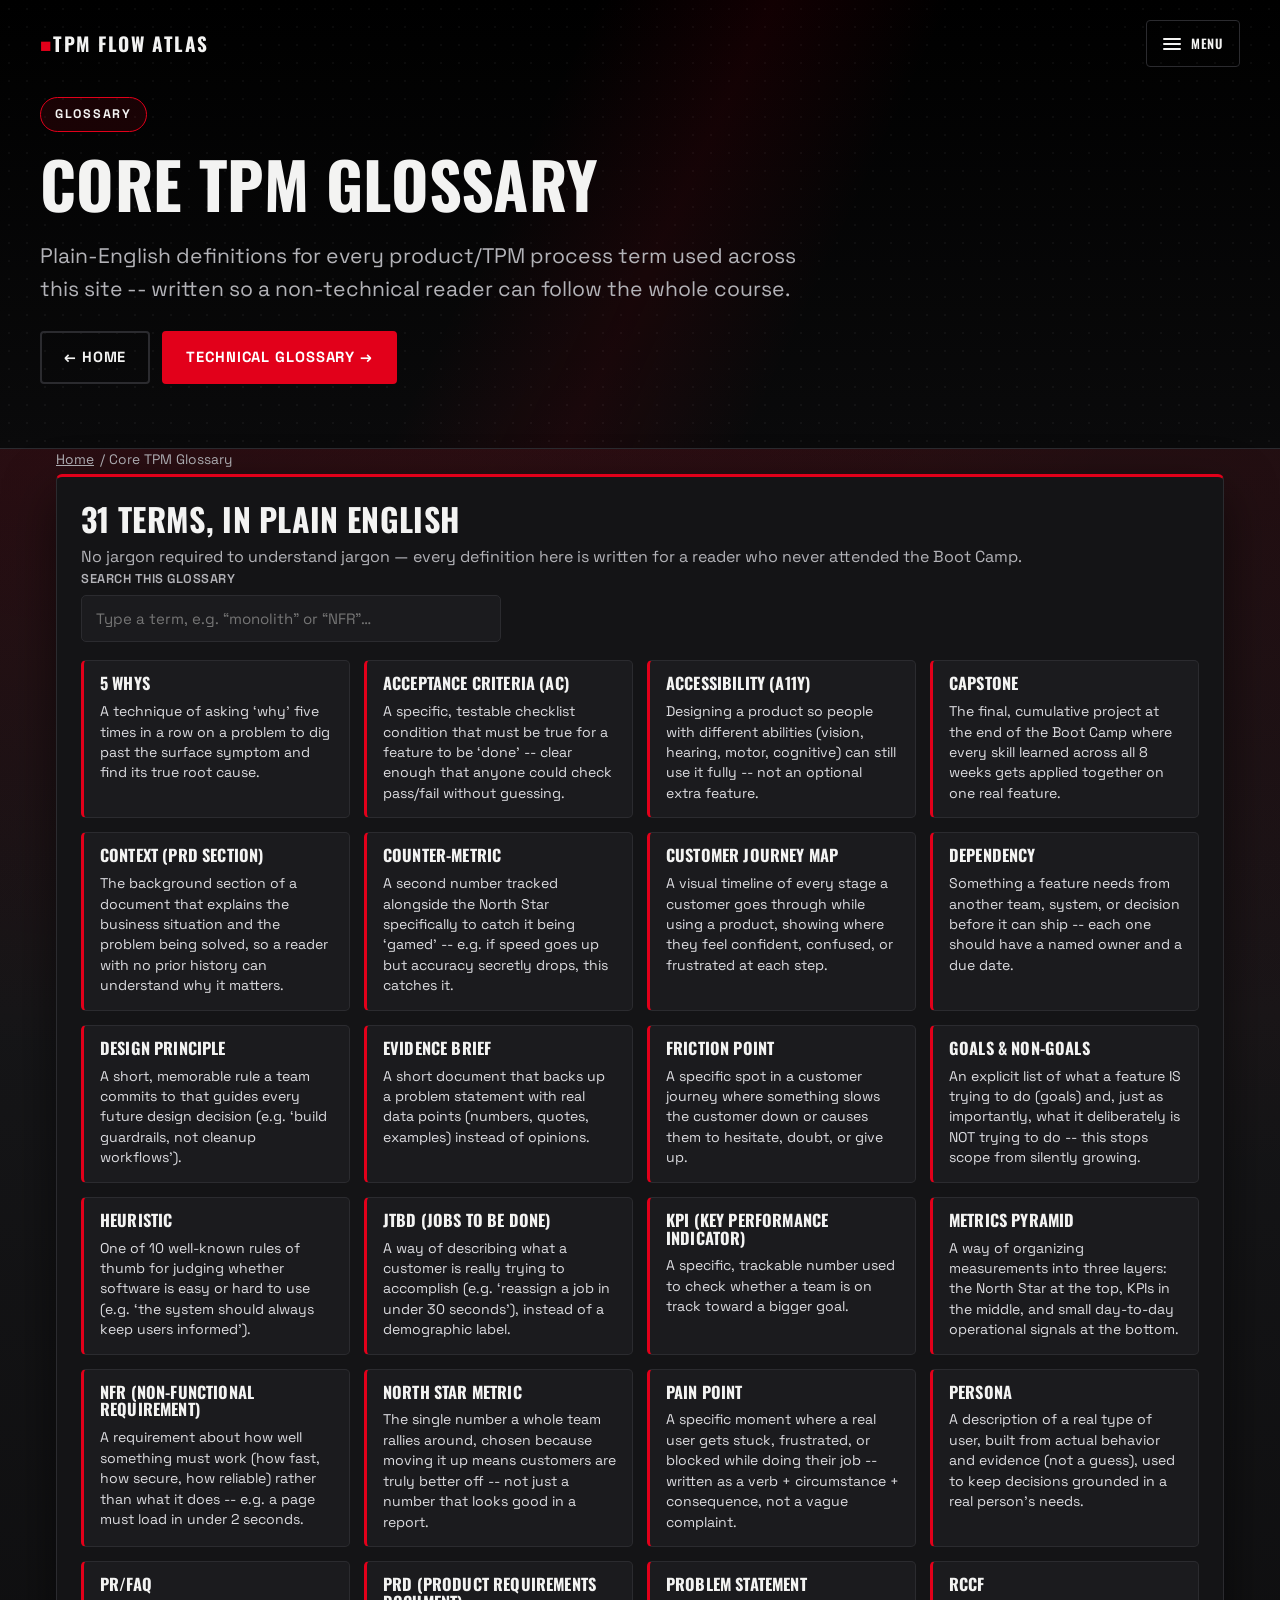
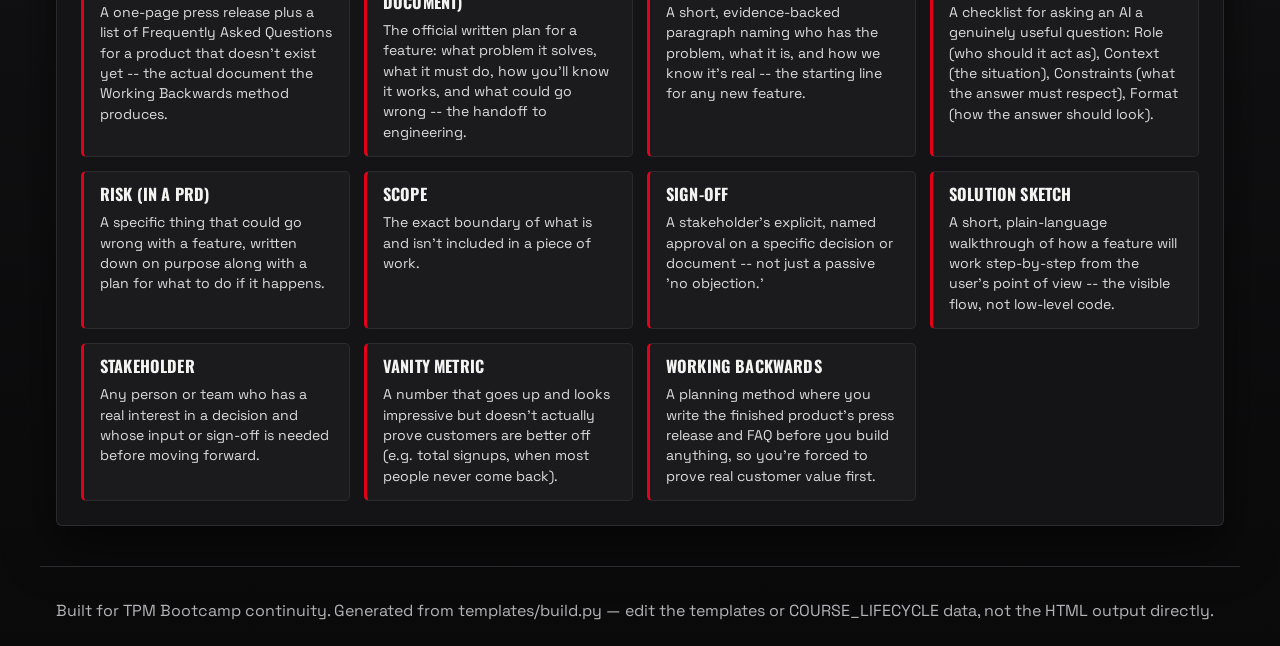
<file: glossary-core.html>
<!DOCTYPE html>
<html lang="en">
<head>
  <meta charset="UTF-8" />
  <meta name="viewport" content="width=device-width, initial-scale=1.0" />
  <title>Core TPM Glossary | TPM Bootcamp Flow Atlas</title>
  <meta name="description" content="Plain-English definitions for every product/TPM process term used across this site -- written so a non-technical reader can follow the whole course." />
  <link rel="preconnect" href="https://fonts.googleapis.com" />
  <link rel="preconnect" href="https://fonts.gstatic.com" crossorigin />
  <link href="https://fonts.googleapis.com/css2?family=Space+Grotesk:wght@400;500;700&family=Oswald:wght@500;600;700&display=swap" rel="stylesheet" />
  <link rel="icon" type="image/svg+xml" href="favicon.svg" />
  <link rel="stylesheet" href="styles.css" />
</head>
<body>
  <a class="skip-link" href="#main-content">Skip to main content</a>

  <div class="scroll-progress" aria-hidden="true"><div class="scroll-progress-bar" id="scroll-progress-bar"></div></div>

  <header class="hero hero-compact">
    <div class="hero-noise" aria-hidden="true"></div>
    <nav class="top-nav" aria-label="Primary">
      <a class="brand" href="index.html">TPM Flow Atlas</a>
      <div class="site-menu-wrap">
        <button type="button" class="menu-toggle" id="menu-toggle-btn" aria-expanded="false" aria-controls="site-menu">
          <span class="menu-icon" aria-hidden="true"><span></span><span></span><span></span></span>
          Menu
        </button>
        <div class="site-menu" id="site-menu" data-open="false">
          <div class="menu-col menu-col-core">
            <h3 class="menu-col-title">Core TPM Content</h3>
            <a href="index.html">Home</a>
            <a href="week1.html">Week 1 &middot; Understand The User</a>
            <a href="week2.html">Week 2 &middot; Define The Strategy</a>
            <a href="week3.html">Week 3 &middot; Build The PRD</a>
            <a href="glossary-core.html" class="active" aria-current="page">Core TPM Glossary</a>
          </div>
          <div class="menu-col menu-col-technical">
            <h3 class="menu-col-title">Technical Content</h3>
            <a href="week4.html">Week 4 &middot; Decide The Architecture</a>
            <a href="week5.html">Week 5 &middot; Model The Technical Details</a>
            <a href="glossary-technical.html">Technical Glossary</a>
          </div>
        </div>
      </div>
    </nav>

    <div class="hero-content">
  <p class="eyebrow">Glossary</p>
  <h1>Core TPM Glossary</h1>
  <p class="lead">Plain-English definitions for every product/TPM process term used across this site -- written so a non-technical reader can follow the whole course.</p>
  <div class="hero-actions">
    <a class="btn btn-ghost" href="index.html">&larr; Home</a>
    <a class="btn btn-primary" href="glossary-technical.html">Technical Glossary &rarr;</a>
  </div>
    </div>
  </header>


  <main id="main-content">
    <p class="breadcrumb"><a href="index.html">Home</a> / Core TPM Glossary</p>

    <section class="panel" aria-labelledby="glossary-title">
      <div class="section-head">
        <h2 id="glossary-title">31 Terms, In Plain English</h2>
        <p>No jargon required to understand jargon &mdash; every definition here is written for a
          reader who never attended the Boot Camp.</p>
      </div>

      <label class="glossary-search-label" for="glossary-search">Search this glossary</label>
      <input type="search" id="glossary-search" class="glossary-search"
             placeholder="Type a term, e.g. &ldquo;monolith&rdquo; or &ldquo;NFR&rdquo;&hellip;"
             aria-controls="glossary-grid" />
      <p id="glossary-empty" class="glossary-empty" hidden>No terms match that search.</p>

      <div class="glossary-grid" id="glossary-grid">
        <article class="glossary-card" id="term-five-whys" data-term-name="5 whys a technique of asking ‘why’ five times in a row on a problem to dig past the surface symptom and find its true root cause.">
          <h3>5 Whys</h3>
          <p>A technique of asking ‘why’ five times in a row on a problem to dig past the surface symptom and find its true root cause.</p>
        </article>
        <article class="glossary-card" id="term-acceptance-criteria" data-term-name="acceptance criteria (ac) a specific, testable checklist condition that must be true for a feature to be ‘done’ -- clear enough that anyone could check pass/fail without guessing.">
          <h3>Acceptance Criteria (AC)</h3>
          <p>A specific, testable checklist condition that must be true for a feature to be ‘done’ -- clear enough that anyone could check pass/fail without guessing.</p>
        </article>
        <article class="glossary-card" id="term-accessibility" data-term-name="accessibility (a11y) designing a product so people with different abilities (vision, hearing, motor, cognitive) can still use it fully -- not an optional extra feature.">
          <h3>Accessibility (a11y)</h3>
          <p>Designing a product so people with different abilities (vision, hearing, motor, cognitive) can still use it fully -- not an optional extra feature.</p>
        </article>
        <article class="glossary-card" id="term-capstone" data-term-name="capstone the final, cumulative project at the end of the boot camp where every skill learned across all 8 weeks gets applied together on one real feature.">
          <h3>Capstone</h3>
          <p>The final, cumulative project at the end of the Boot Camp where every skill learned across all 8 weeks gets applied together on one real feature.</p>
        </article>
        <article class="glossary-card" id="term-context-prd" data-term-name="context (prd section) the background section of a document that explains the business situation and the problem being solved, so a reader with no prior history can understand why it matters.">
          <h3>Context (PRD section)</h3>
          <p>The background section of a document that explains the business situation and the problem being solved, so a reader with no prior history can understand why it matters.</p>
        </article>
        <article class="glossary-card" id="term-counter-metric" data-term-name="counter-metric a second number tracked alongside the north star specifically to catch it being ‘gamed’ -- e.g. if speed goes up but accuracy secretly drops, this catches it.">
          <h3>Counter-Metric</h3>
          <p>A second number tracked alongside the North Star specifically to catch it being ‘gamed’ -- e.g. if speed goes up but accuracy secretly drops, this catches it.</p>
        </article>
        <article class="glossary-card" id="term-journey-map" data-term-name="customer journey map a visual timeline of every stage a customer goes through while using a product, showing where they feel confident, confused, or frustrated at each step.">
          <h3>Customer Journey Map</h3>
          <p>A visual timeline of every stage a customer goes through while using a product, showing where they feel confident, confused, or frustrated at each step.</p>
        </article>
        <article class="glossary-card" id="term-dependency" data-term-name="dependency something a feature needs from another team, system, or decision before it can ship -- each one should have a named owner and a due date.">
          <h3>Dependency</h3>
          <p>Something a feature needs from another team, system, or decision before it can ship -- each one should have a named owner and a due date.</p>
        </article>
        <article class="glossary-card" id="term-design-principle" data-term-name="design principle a short, memorable rule a team commits to that guides every future design decision (e.g. ‘build guardrails, not cleanup workflows’).">
          <h3>Design Principle</h3>
          <p>A short, memorable rule a team commits to that guides every future design decision (e.g. ‘build guardrails, not cleanup workflows’).</p>
        </article>
        <article class="glossary-card" id="term-evidence-brief" data-term-name="evidence brief a short document that backs up a problem statement with real data points (numbers, quotes, examples) instead of opinions.">
          <h3>Evidence Brief</h3>
          <p>A short document that backs up a problem statement with real data points (numbers, quotes, examples) instead of opinions.</p>
        </article>
        <article class="glossary-card" id="term-friction-point" data-term-name="friction point a specific spot in a customer journey where something slows the customer down or causes them to hesitate, doubt, or give up.">
          <h3>Friction Point</h3>
          <p>A specific spot in a customer journey where something slows the customer down or causes them to hesitate, doubt, or give up.</p>
        </article>
        <article class="glossary-card" id="term-goals-non-goals" data-term-name="goals &amp; non-goals an explicit list of what a feature is trying to do (goals) and, just as importantly, what it deliberately is not trying to do -- this stops scope from silently growing.">
          <h3>Goals &amp; Non-Goals</h3>
          <p>An explicit list of what a feature IS trying to do (goals) and, just as importantly, what it deliberately is NOT trying to do -- this stops scope from silently growing.</p>
        </article>
        <article class="glossary-card" id="term-heuristic" data-term-name="heuristic one of 10 well-known rules of thumb for judging whether software is easy or hard to use (e.g. ‘the system should always keep users informed’).">
          <h3>Heuristic</h3>
          <p>One of 10 well-known rules of thumb for judging whether software is easy or hard to use (e.g. ‘the system should always keep users informed’).</p>
        </article>
        <article class="glossary-card" id="term-jtbd" data-term-name="jtbd (jobs to be done) a way of describing what a customer is really trying to accomplish (e.g. ‘reassign a job in under 30 seconds’), instead of a demographic label.">
          <h3>JTBD (Jobs To Be Done)</h3>
          <p>A way of describing what a customer is really trying to accomplish (e.g. ‘reassign a job in under 30 seconds’), instead of a demographic label.</p>
        </article>
        <article class="glossary-card" id="term-kpi" data-term-name="kpi (key performance indicator) a specific, trackable number used to check whether a team is on track toward a bigger goal.">
          <h3>KPI (Key Performance Indicator)</h3>
          <p>A specific, trackable number used to check whether a team is on track toward a bigger goal.</p>
        </article>
        <article class="glossary-card" id="term-metrics-pyramid" data-term-name="metrics pyramid a way of organizing measurements into three layers: the north star at the top, kpis in the middle, and small day-to-day operational signals at the bottom.">
          <h3>Metrics Pyramid</h3>
          <p>A way of organizing measurements into three layers: the North Star at the top, KPIs in the middle, and small day-to-day operational signals at the bottom.</p>
        </article>
        <article class="glossary-card" id="term-nfr" data-term-name="nfr (non-functional requirement) a requirement about how well something must work (how fast, how secure, how reliable) rather than what it does -- e.g. a page must load in under 2 seconds.">
          <h3>NFR (Non-Functional Requirement)</h3>
          <p>A requirement about how well something must work (how fast, how secure, how reliable) rather than what it does -- e.g. a page must load in under 2 seconds.</p>
        </article>
        <article class="glossary-card" id="term-north-star-metric" data-term-name="north star metric the single number a whole team rallies around, chosen because moving it up means customers are truly better off -- not just a number that looks good in a report.">
          <h3>North Star Metric</h3>
          <p>The single number a whole team rallies around, chosen because moving it up means customers are truly better off -- not just a number that looks good in a report.</p>
        </article>
        <article class="glossary-card" id="term-pain-point" data-term-name="pain point a specific moment where a real user gets stuck, frustrated, or blocked while doing their job -- written as a verb + circumstance + consequence, not a vague complaint.">
          <h3>Pain Point</h3>
          <p>A specific moment where a real user gets stuck, frustrated, or blocked while doing their job -- written as a verb + circumstance + consequence, not a vague complaint.</p>
        </article>
        <article class="glossary-card" id="term-persona" data-term-name="persona a description of a real type of user, built from actual behavior and evidence (not a guess), used to keep decisions grounded in a real person&#39;s needs.">
          <h3>Persona</h3>
          <p>A description of a real type of user, built from actual behavior and evidence (not a guess), used to keep decisions grounded in a real person&#39;s needs.</p>
        </article>
        <article class="glossary-card" id="term-pr-faq" data-term-name="pr/faq a one-page press release plus a list of frequently asked questions for a product that doesn&#39;t exist yet -- the actual document the working backwards method produces.">
          <h3>PR/FAQ</h3>
          <p>A one-page press release plus a list of Frequently Asked Questions for a product that doesn&#39;t exist yet -- the actual document the Working Backwards method produces.</p>
        </article>
        <article class="glossary-card" id="term-prd" data-term-name="prd (product requirements document) the official written plan for a feature: what problem it solves, what it must do, how you&#39;ll know it works, and what could go wrong -- the handoff to engineering.">
          <h3>PRD (Product Requirements Document)</h3>
          <p>The official written plan for a feature: what problem it solves, what it must do, how you&#39;ll know it works, and what could go wrong -- the handoff to engineering.</p>
        </article>
        <article class="glossary-card" id="term-problem-statement" data-term-name="problem statement a short, evidence-backed paragraph naming who has the problem, what it is, and how we know it&#39;s real -- the starting line for any new feature.">
          <h3>Problem Statement</h3>
          <p>A short, evidence-backed paragraph naming who has the problem, what it is, and how we know it&#39;s real -- the starting line for any new feature.</p>
        </article>
        <article class="glossary-card" id="term-rccf" data-term-name="rccf a checklist for asking an ai a genuinely useful question: role (who should it act as), context (the situation), constraints (what the answer must respect), format (how the answer should look).">
          <h3>RCCF</h3>
          <p>A checklist for asking an AI a genuinely useful question: Role (who should it act as), Context (the situation), Constraints (what the answer must respect), Format (how the answer should look).</p>
        </article>
        <article class="glossary-card" id="term-risk" data-term-name="risk (in a prd) a specific thing that could go wrong with a feature, written down on purpose along with a plan for what to do if it happens.">
          <h3>Risk (in a PRD)</h3>
          <p>A specific thing that could go wrong with a feature, written down on purpose along with a plan for what to do if it happens.</p>
        </article>
        <article class="glossary-card" id="term-scope" data-term-name="scope the exact boundary of what is and isn&#39;t included in a piece of work.">
          <h3>Scope</h3>
          <p>The exact boundary of what is and isn&#39;t included in a piece of work.</p>
        </article>
        <article class="glossary-card" id="term-sign-off" data-term-name="sign-off a stakeholder&#39;s explicit, named approval on a specific decision or document -- not just a passive &#39;no objection.&#39;">
          <h3>Sign-Off</h3>
          <p>A stakeholder&#39;s explicit, named approval on a specific decision or document -- not just a passive &#39;no objection.&#39;</p>
        </article>
        <article class="glossary-card" id="term-solution-sketch" data-term-name="solution sketch a short, plain-language walkthrough of how a feature will work step-by-step from the user&#39;s point of view -- the visible flow, not low-level code.">
          <h3>Solution Sketch</h3>
          <p>A short, plain-language walkthrough of how a feature will work step-by-step from the user&#39;s point of view -- the visible flow, not low-level code.</p>
        </article>
        <article class="glossary-card" id="term-stakeholder" data-term-name="stakeholder any person or team who has a real interest in a decision and whose input or sign-off is needed before moving forward.">
          <h3>Stakeholder</h3>
          <p>Any person or team who has a real interest in a decision and whose input or sign-off is needed before moving forward.</p>
        </article>
        <article class="glossary-card" id="term-vanity-metric" data-term-name="vanity metric a number that goes up and looks impressive but doesn&#39;t actually prove customers are better off (e.g. total signups, when most people never come back).">
          <h3>Vanity Metric</h3>
          <p>A number that goes up and looks impressive but doesn&#39;t actually prove customers are better off (e.g. total signups, when most people never come back).</p>
        </article>
        <article class="glossary-card" id="term-working-backwards" data-term-name="working backwards a planning method where you write the finished product&#39;s press release and faq before you build anything, so you&#39;re forced to prove real customer value first.">
          <h3>Working Backwards</h3>
          <p>A planning method where you write the finished product&#39;s press release and FAQ before you build anything, so you&#39;re forced to prove real customer value first.</p>
        </article>
      </div>
    </section>
  </main>

  <footer class="footer">
    <p>Built for TPM Bootcamp continuity. Generated from templates/build.py &mdash; edit the templates or COURSE_LIFECYCLE data, not the HTML output directly.</p>
  </footer>

  <button type="button" id="back-to-top" class="back-to-top" aria-label="Back to top" hidden>&uarr; Top</button>

  <div id="gloss-popover" class="gloss-popover" role="dialog" aria-labelledby="gloss-popover-term" hidden>
    <div class="gloss-popover-head">
      <span class="gloss-popover-badge" id="gloss-popover-badge"></span>
      <button type="button" class="gloss-popover-close" id="gloss-popover-close" aria-label="Close definition">&times;</button>
    </div>
    <h4 id="gloss-popover-term"></h4>
    <p id="gloss-popover-def"></p>
    <a id="gloss-popover-link" class="gloss-popover-link" href="#">View in full glossary &rarr;</a>
  </div>

  <script id="glossary-data" type="application/json">{"rccf": {"term": "RCCF", "definition": "A checklist for asking an AI a genuinely useful question: Role (who should it act as), Context (the situation), Constraints (what the answer must respect), Format (how the answer should look).", "category": "core"}, "working-backwards": {"term": "Working Backwards", "definition": "A planning method where you write the finished product's press release and FAQ before you build anything, so you're forced to prove real customer value first.", "category": "core"}, "pr-faq": {"term": "PR/FAQ", "definition": "A one-page press release plus a list of Frequently Asked Questions for a product that doesn't exist yet -- the actual document the Working Backwards method produces.", "category": "core"}, "persona": {"term": "Persona", "definition": "A description of a real type of user, built from actual behavior and evidence (not a guess), used to keep decisions grounded in a real person's needs.", "category": "core"}, "jtbd": {"term": "JTBD (Jobs To Be Done)", "definition": "A way of describing what a customer is really trying to accomplish (e.g. \u2018reassign a job in under 30 seconds\u2019), instead of a demographic label.", "category": "core"}, "pain-point": {"term": "Pain Point", "definition": "A specific moment where a real user gets stuck, frustrated, or blocked while doing their job -- written as a verb + circumstance + consequence, not a vague complaint.", "category": "core"}, "five-whys": {"term": "5 Whys", "definition": "A technique of asking \u2018why\u2019 five times in a row on a problem to dig past the surface symptom and find its true root cause.", "category": "core"}, "problem-statement": {"term": "Problem Statement", "definition": "A short, evidence-backed paragraph naming who has the problem, what it is, and how we know it's real -- the starting line for any new feature.", "category": "core"}, "evidence-brief": {"term": "Evidence Brief", "definition": "A short document that backs up a problem statement with real data points (numbers, quotes, examples) instead of opinions.", "category": "core"}, "north-star-metric": {"term": "North Star Metric", "definition": "The single number a whole team rallies around, chosen because moving it up means customers are truly better off -- not just a number that looks good in a report.", "category": "core"}, "kpi": {"term": "KPI (Key Performance Indicator)", "definition": "A specific, trackable number used to check whether a team is on track toward a bigger goal.", "category": "core"}, "metrics-pyramid": {"term": "Metrics Pyramid", "definition": "A way of organizing measurements into three layers: the North Star at the top, KPIs in the middle, and small day-to-day operational signals at the bottom.", "category": "core"}, "vanity-metric": {"term": "Vanity Metric", "definition": "A number that goes up and looks impressive but doesn't actually prove customers are better off (e.g. total signups, when most people never come back).", "category": "core"}, "counter-metric": {"term": "Counter-Metric", "definition": "A second number tracked alongside the North Star specifically to catch it being \u2018gamed\u2019 -- e.g. if speed goes up but accuracy secretly drops, this catches it.", "category": "core"}, "heuristic": {"term": "Heuristic", "definition": "One of 10 well-known rules of thumb for judging whether software is easy or hard to use (e.g. \u2018the system should always keep users informed\u2019).", "category": "core"}, "accessibility": {"term": "Accessibility (a11y)", "definition": "Designing a product so people with different abilities (vision, hearing, motor, cognitive) can still use it fully -- not an optional extra feature.", "category": "core"}, "design-principle": {"term": "Design Principle", "definition": "A short, memorable rule a team commits to that guides every future design decision (e.g. \u2018build guardrails, not cleanup workflows\u2019).", "category": "core"}, "journey-map": {"term": "Customer Journey Map", "definition": "A visual timeline of every stage a customer goes through while using a product, showing where they feel confident, confused, or frustrated at each step.", "category": "core"}, "friction-point": {"term": "Friction Point", "definition": "A specific spot in a customer journey where something slows the customer down or causes them to hesitate, doubt, or give up.", "category": "core"}, "prd": {"term": "PRD (Product Requirements Document)", "definition": "The official written plan for a feature: what problem it solves, what it must do, how you'll know it works, and what could go wrong -- the handoff to engineering.", "category": "core"}, "acceptance-criteria": {"term": "Acceptance Criteria (AC)", "definition": "A specific, testable checklist condition that must be true for a feature to be \u2018done\u2019 -- clear enough that anyone could check pass/fail without guessing.", "category": "core"}, "nfr": {"term": "NFR (Non-Functional Requirement)", "definition": "A requirement about how well something must work (how fast, how secure, how reliable) rather than what it does -- e.g. a page must load in under 2 seconds.", "category": "core"}, "dependency": {"term": "Dependency", "definition": "Something a feature needs from another team, system, or decision before it can ship -- each one should have a named owner and a due date.", "category": "core"}, "risk": {"term": "Risk (in a PRD)", "definition": "A specific thing that could go wrong with a feature, written down on purpose along with a plan for what to do if it happens.", "category": "core"}, "solution-sketch": {"term": "Solution Sketch", "definition": "A short, plain-language walkthrough of how a feature will work step-by-step from the user's point of view -- the visible flow, not low-level code.", "category": "core"}, "context-prd": {"term": "Context (PRD section)", "definition": "The background section of a document that explains the business situation and the problem being solved, so a reader with no prior history can understand why it matters.", "category": "core"}, "goals-non-goals": {"term": "Goals & Non-Goals", "definition": "An explicit list of what a feature IS trying to do (goals) and, just as importantly, what it deliberately is NOT trying to do -- this stops scope from silently growing.", "category": "core"}, "scope": {"term": "Scope", "definition": "The exact boundary of what is and isn't included in a piece of work.", "category": "core"}, "stakeholder": {"term": "Stakeholder", "definition": "Any person or team who has a real interest in a decision and whose input or sign-off is needed before moving forward.", "category": "core"}, "sign-off": {"term": "Sign-Off", "definition": "A stakeholder's explicit, named approval on a specific decision or document -- not just a passive 'no objection.'", "category": "core"}, "capstone": {"term": "Capstone", "definition": "The final, cumulative project at the end of the Boot Camp where every skill learned across all 8 weeks gets applied together on one real feature.", "category": "core"}, "monolith": {"term": "Monolith", "definition": "One single, large application where all the features live together in one shared codebase and get deployed together as one unit.", "category": "technical"}, "microservices": {"term": "Microservices", "definition": "An architecture style where a product is split into many small, independent services (e.g. a separate Billing Service and Notification Service) that can each be built and deployed on their own.", "category": "technical"}, "integration-map": {"term": "Integration Map", "definition": "A diagram showing every system a feature talks to and the exact \u2018contract\u2019 (data format and rules) each connection uses.", "category": "technical"}, "stride": {"term": "STRIDE", "definition": "A checklist of 6 threat categories used to find security weaknesses: Spoofing, Tampering, Repudiation, Information disclosure, Denial of service, Elevation of privilege.", "category": "technical"}, "threat-model": {"term": "Threat Model", "definition": "A structured exercise of walking through a system on purpose to find where an attacker could cause harm, before it's built.", "category": "technical"}, "compliance": {"term": "Compliance", "definition": "A set of external rules or standards (like SOC 2, or a privacy law) a product must follow, often requiring proof like an audit trail.", "category": "technical"}, "c4-diagram": {"term": "C4 Diagram", "definition": "A standard way of drawing software architecture at 4 zoom levels: Context, Container, Component, and Code -- TPMs typically only draw the first two.", "category": "technical"}, "context-diagram": {"term": "Context Diagram (C4 Level 1)", "definition": "The most zoomed-out architecture diagram: the system as one box, the people who use it, and the other systems it talks to.", "category": "technical"}, "container-diagram": {"term": "Container Diagram (C4 Level 2)", "definition": "A more zoomed-in architecture diagram showing every independently deployable piece inside the system (web app, API, database, queue) and how they talk to each other.", "category": "technical"}, "trust-boundary": {"term": "Trust Boundary", "definition": "A line on a diagram marking where data moves from something your team fully controls into something owned by someone else -- the exact spot security reviews focus on.", "category": "technical"}, "slo": {"term": "SLO (Service Level Objective)", "definition": "A specific, measurable target for how well a system should perform, e.g. \u201895% of requests finish in under 2 seconds.\u2019", "category": "technical"}, "latency": {"term": "Latency", "definition": "How long it takes a system to respond after a request is made -- usually measured in milliseconds or seconds.", "category": "technical"}, "availability": {"term": "Availability", "definition": "The percentage of time a system is actually up and working, out of all the time it's supposed to be working (e.g. 99.5% availability).", "category": "technical"}, "availability-zone": {"term": "Availability Zone (AZ)", "definition": "An isolated data center within a cloud region; spreading a system across multiple AZs protects against one data center failing.", "category": "technical"}, "error-budget": {"term": "Error Budget", "definition": "The small amount of allowed failure built into an availability target (e.g. 99.5% availability leaves about 3.6 hours/month) -- a practical tool for deciding when to ship features versus focus on reliability.", "category": "technical"}, "rate-limit": {"term": "Rate Limit", "definition": "A rule that caps how many requests a single user or system can make in a given time period, to protect the system from being overwhelmed.", "category": "technical"}, "idempotency": {"term": "Idempotency", "definition": "A safety property where doing the exact same request twice (e.g. a network retry) produces the same result as doing it once, instead of duplicating the action.", "category": "technical"}, "trade-off": {"term": "Trade-Off", "definition": "An explicit choice between two good options where picking one means accepting a specific downside on purpose, instead of pretending there's a perfect option.", "category": "technical"}, "tcd": {"term": "TCD (Technical Considerations Document)", "definition": "The technical follow-up document to the PRD covering architecture, security, diagrams, performance targets, and trade-offs -- the final handoff to engineering.", "category": "technical"}, "tmd": {"term": "TMD (Technical Modeling Document)", "definition": "The document that turns an approved architecture into a literal buildable system: the database design, the cloud infrastructure layout, and the API contract.", "category": "technical"}, "entity-model": {"term": "Entity Model", "definition": "A design of the data itself: what \u2018things\u2019 (entities) the system stores, what fields each one has, and how they relate to each other.", "category": "technical"}, "access-pattern": {"term": "Access Pattern", "definition": "A specific, named way the application will read or write data (e.g. \u2018list all open tickets for a shop, sorted by priority\u2019) -- named before tables are designed.", "category": "technical"}, "normalization": {"term": "Normalization", "definition": "A database design principle of avoiding storing the same piece of data in more than one place, to prevent it from going out of sync.", "category": "technical"}, "database-index": {"term": "Index (database)", "definition": "A special lookup structure added to a database table that makes a specific kind of search much faster, at the cost of extra storage and slightly slower writes.", "category": "technical"}, "primary-key": {"term": "Primary Key", "definition": "A field (or set of fields) that uniquely identifies one row in a database table.", "category": "technical"}, "foreign-key": {"term": "Foreign Key", "definition": "A field in one table that points to the Primary Key of another table, creating a relationship between the two.", "category": "technical"}, "managed-service": {"term": "Managed Service", "definition": "A cloud component (like a database) the cloud provider operates and maintains for you, versus \u2018self-managed\u2019 where your own team patches, scales, and fixes it.", "category": "technical"}, "multi-tenancy": {"term": "Multi-Tenancy", "definition": "An architecture where multiple customers (\u2018tenants\u2019) share the same underlying application and infrastructure, with their data kept logically separated.", "category": "technical"}, "network-boundary": {"term": "Network Boundary", "definition": "The decision of where a system is reachable from -- e.g. open to the public internet versus restricted to a private internal network.", "category": "technical"}, "rest-api": {"term": "REST API", "definition": "A common web API style where each \u2018thing\u2019 in the system (like a Customer or an Order) is a resource with its own URL, acted on with standard HTTP methods.", "category": "technical"}, "soap-api": {"term": "SOAP API", "definition": "An older, more rigid web API style using strict XML messages and formal contracts -- still the right default in some regulated or legacy enterprise environments.", "category": "technical"}, "api-resource": {"term": "Resource (API)", "definition": "A \u2018thing\u2019 exposed by an API that clients can read or change, always represented by a noun (e.g. /tickets), never a verb.", "category": "technical"}, "endpoint": {"term": "Endpoint", "definition": "One specific, callable URL + method combination in an API, e.g. \u2018POST /v1/assignments.\u2019", "category": "technical"}, "http-method": {"term": "HTTP Method", "definition": "The verb part of an API call that says what action to take on a resource: GET (read), POST (create), PATCH (partially update), DELETE (remove).", "category": "technical"}, "status-code": {"term": "Status Code", "definition": "A standardized 3-digit number an API returns to say what happened, e.g. 200 (success), 404 (not found), 429 (too many requests).", "category": "technical"}, "api-versioning": {"term": "API Versioning", "definition": "A strategy (like putting /v1/ in the URL) for changing an API over time without breaking the clients already using the old version.", "category": "technical"}, "rom-cost": {"term": "ROM Cost (Rough Order of Magnitude)", "definition": "An early, deliberately approximate cost estimate (e.g. within 25-50% accuracy) used to sanity-check a decision before an exact number is possible.", "category": "technical"}}</script>
  <script src="script.js"></script>
</body>
</html>
</file>
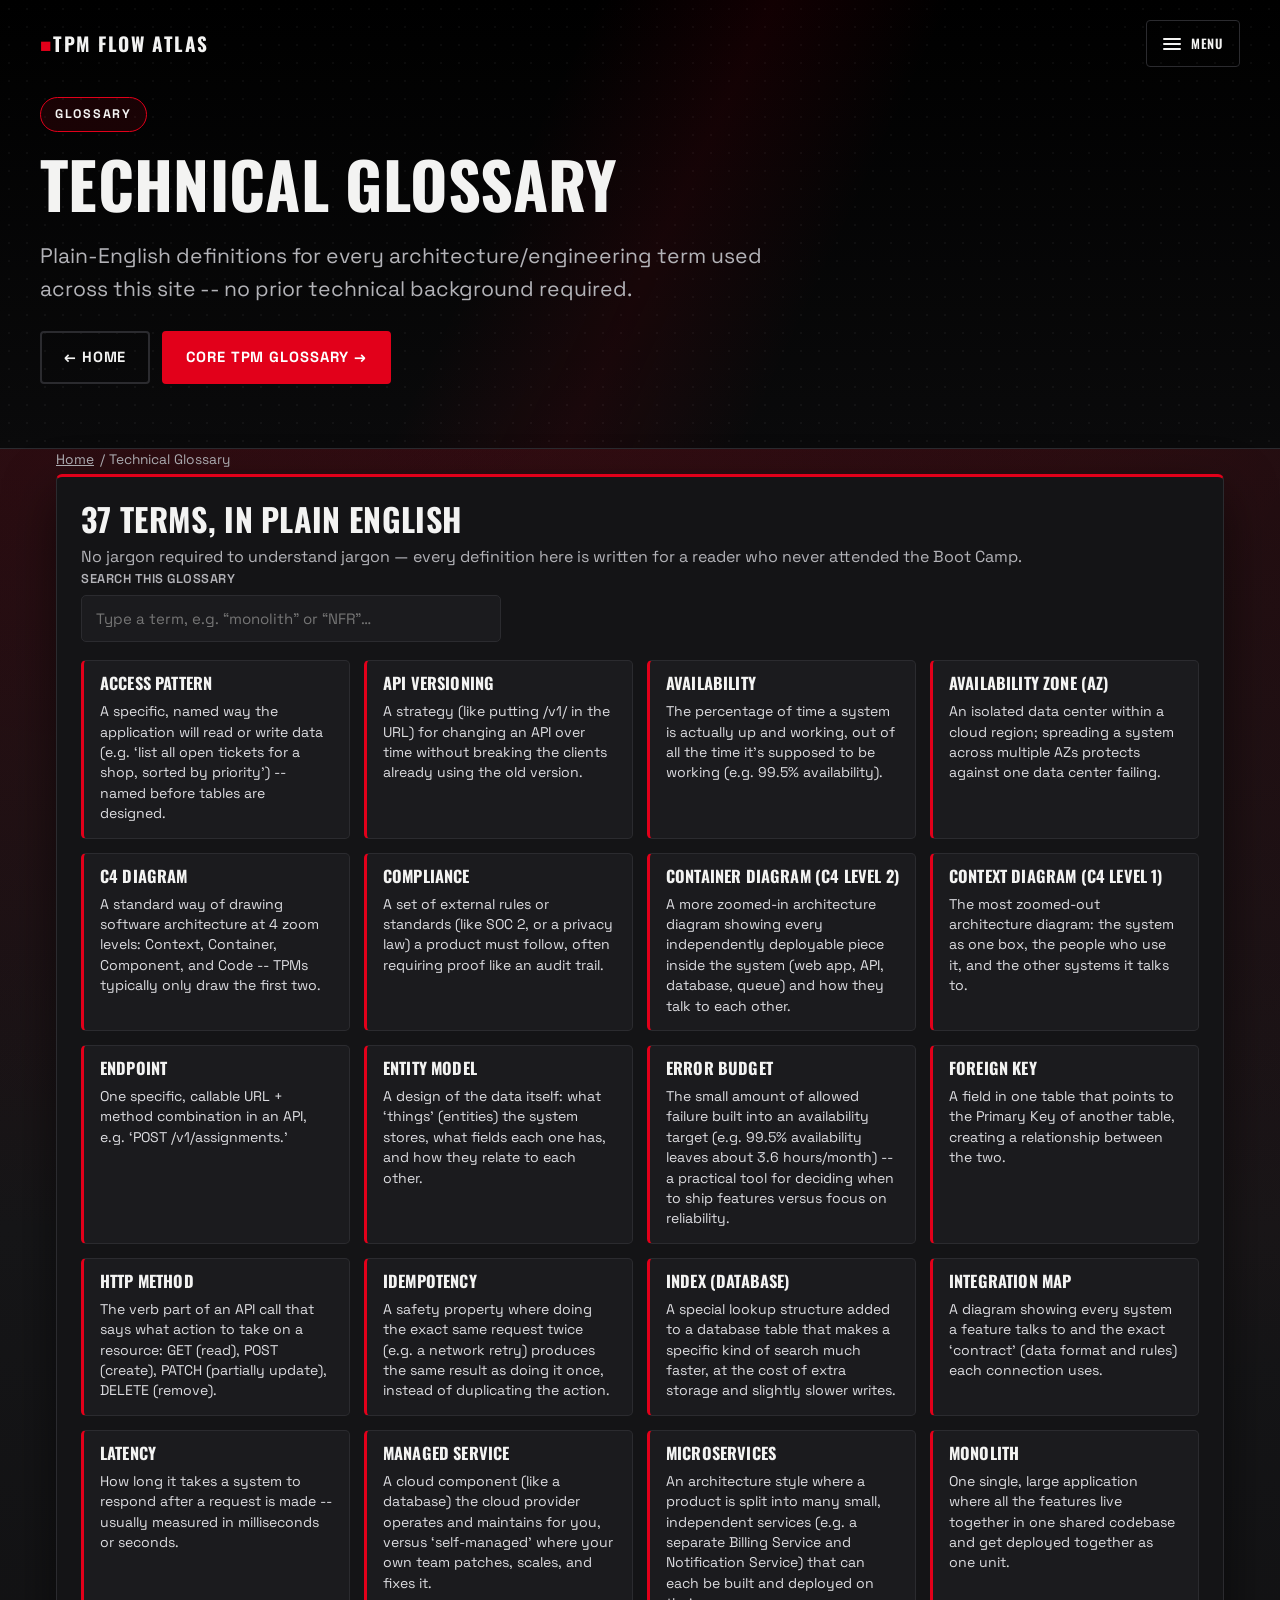
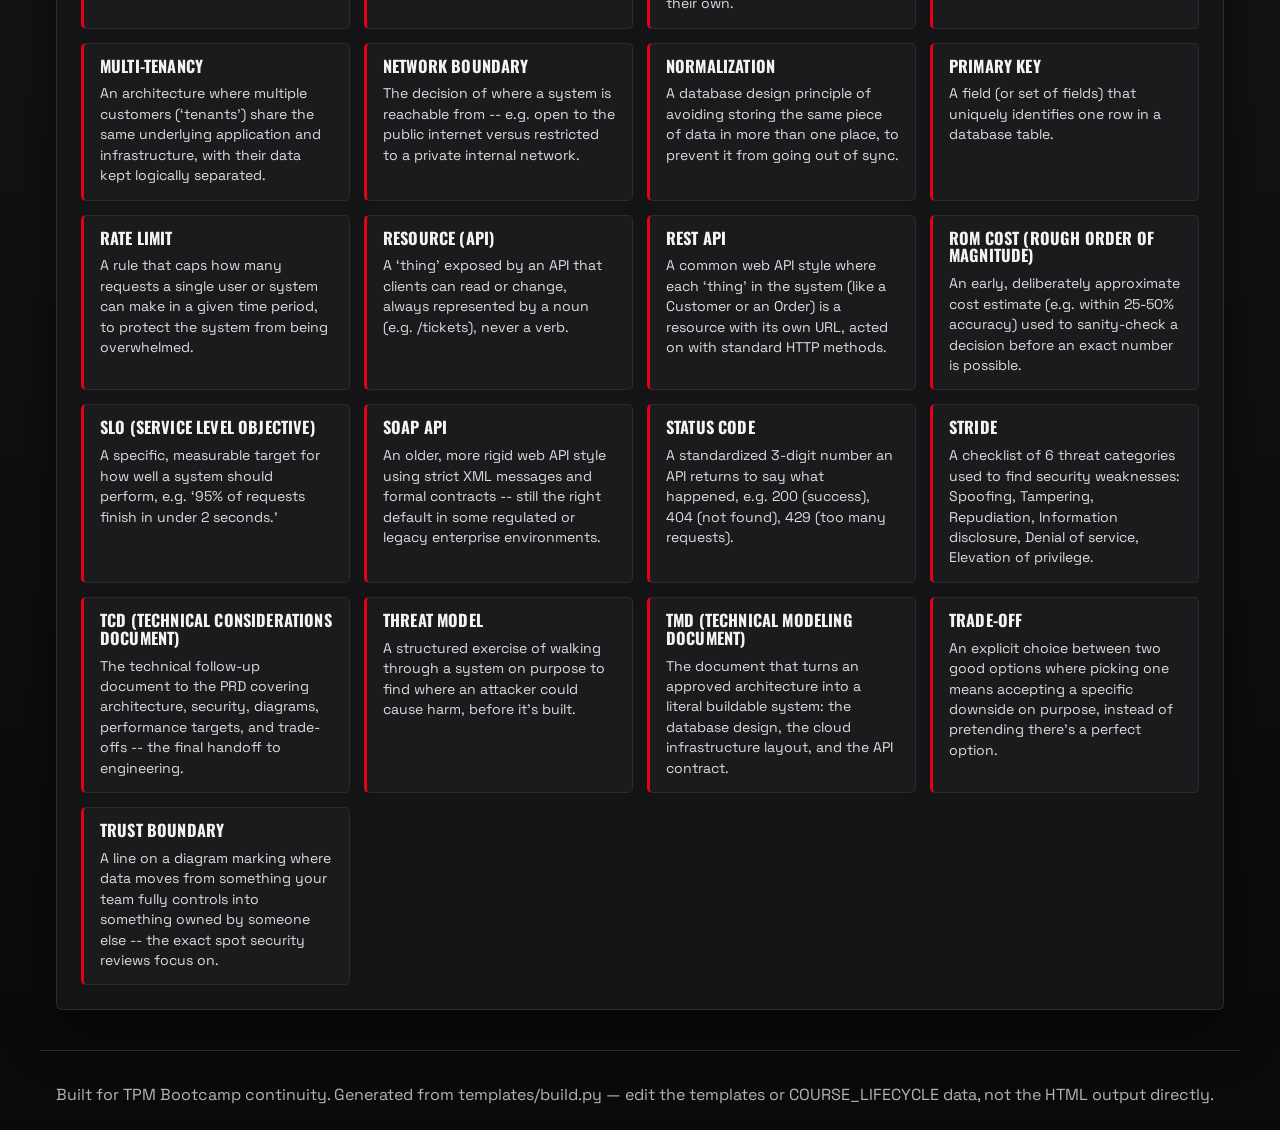
<file: glossary-technical.html>
<!DOCTYPE html>
<html lang="en">
<head>
  <meta charset="UTF-8" />
  <meta name="viewport" content="width=device-width, initial-scale=1.0" />
  <title>Technical Glossary | TPM Bootcamp Flow Atlas</title>
  <meta name="description" content="Plain-English definitions for every architecture/engineering term used across this site -- no prior technical background required." />
  <link rel="preconnect" href="https://fonts.googleapis.com" />
  <link rel="preconnect" href="https://fonts.gstatic.com" crossorigin />
  <link href="https://fonts.googleapis.com/css2?family=Space+Grotesk:wght@400;500;700&family=Oswald:wght@500;600;700&display=swap" rel="stylesheet" />
  <link rel="icon" type="image/svg+xml" href="favicon.svg" />
  <link rel="stylesheet" href="styles.css" />
</head>
<body>
  <a class="skip-link" href="#main-content">Skip to main content</a>

  <div class="scroll-progress" aria-hidden="true"><div class="scroll-progress-bar" id="scroll-progress-bar"></div></div>

  <header class="hero hero-compact">
    <div class="hero-noise" aria-hidden="true"></div>
    <nav class="top-nav" aria-label="Primary">
      <a class="brand" href="index.html">TPM Flow Atlas</a>
      <div class="site-menu-wrap">
        <button type="button" class="menu-toggle" id="menu-toggle-btn" aria-expanded="false" aria-controls="site-menu">
          <span class="menu-icon" aria-hidden="true"><span></span><span></span><span></span></span>
          Menu
        </button>
        <div class="site-menu" id="site-menu" data-open="false">
          <div class="menu-col menu-col-core">
            <h3 class="menu-col-title">Core TPM Content</h3>
            <a href="index.html">Home</a>
            <a href="week1.html">Week 1 &middot; Understand The User</a>
            <a href="week2.html">Week 2 &middot; Define The Strategy</a>
            <a href="week3.html">Week 3 &middot; Build The PRD</a>
            <a href="glossary-core.html">Core TPM Glossary</a>
          </div>
          <div class="menu-col menu-col-technical">
            <h3 class="menu-col-title">Technical Content</h3>
            <a href="week4.html">Week 4 &middot; Decide The Architecture</a>
            <a href="week5.html">Week 5 &middot; Model The Technical Details</a>
            <a href="glossary-technical.html" class="active" aria-current="page">Technical Glossary</a>
          </div>
        </div>
      </div>
    </nav>

    <div class="hero-content">
  <p class="eyebrow">Glossary</p>
  <h1>Technical Glossary</h1>
  <p class="lead">Plain-English definitions for every architecture/engineering term used across this site -- no prior technical background required.</p>
  <div class="hero-actions">
    <a class="btn btn-ghost" href="index.html">&larr; Home</a>
    <a class="btn btn-primary" href="glossary-core.html">Core TPM Glossary &rarr;</a>
  </div>
    </div>
  </header>


  <main id="main-content">
    <p class="breadcrumb"><a href="index.html">Home</a> / Technical Glossary</p>

    <section class="panel" aria-labelledby="glossary-title">
      <div class="section-head">
        <h2 id="glossary-title">37 Terms, In Plain English</h2>
        <p>No jargon required to understand jargon &mdash; every definition here is written for a
          reader who never attended the Boot Camp.</p>
      </div>

      <label class="glossary-search-label" for="glossary-search">Search this glossary</label>
      <input type="search" id="glossary-search" class="glossary-search"
             placeholder="Type a term, e.g. &ldquo;monolith&rdquo; or &ldquo;NFR&rdquo;&hellip;"
             aria-controls="glossary-grid" />
      <p id="glossary-empty" class="glossary-empty" hidden>No terms match that search.</p>

      <div class="glossary-grid" id="glossary-grid">
        <article class="glossary-card" id="term-access-pattern" data-term-name="access pattern a specific, named way the application will read or write data (e.g. ‘list all open tickets for a shop, sorted by priority’) -- named before tables are designed.">
          <h3>Access Pattern</h3>
          <p>A specific, named way the application will read or write data (e.g. ‘list all open tickets for a shop, sorted by priority’) -- named before tables are designed.</p>
        </article>
        <article class="glossary-card" id="term-api-versioning" data-term-name="api versioning a strategy (like putting /v1/ in the url) for changing an api over time without breaking the clients already using the old version.">
          <h3>API Versioning</h3>
          <p>A strategy (like putting /v1/ in the URL) for changing an API over time without breaking the clients already using the old version.</p>
        </article>
        <article class="glossary-card" id="term-availability" data-term-name="availability the percentage of time a system is actually up and working, out of all the time it&#39;s supposed to be working (e.g. 99.5% availability).">
          <h3>Availability</h3>
          <p>The percentage of time a system is actually up and working, out of all the time it&#39;s supposed to be working (e.g. 99.5% availability).</p>
        </article>
        <article class="glossary-card" id="term-availability-zone" data-term-name="availability zone (az) an isolated data center within a cloud region; spreading a system across multiple azs protects against one data center failing.">
          <h3>Availability Zone (AZ)</h3>
          <p>An isolated data center within a cloud region; spreading a system across multiple AZs protects against one data center failing.</p>
        </article>
        <article class="glossary-card" id="term-c4-diagram" data-term-name="c4 diagram a standard way of drawing software architecture at 4 zoom levels: context, container, component, and code -- tpms typically only draw the first two.">
          <h3>C4 Diagram</h3>
          <p>A standard way of drawing software architecture at 4 zoom levels: Context, Container, Component, and Code -- TPMs typically only draw the first two.</p>
        </article>
        <article class="glossary-card" id="term-compliance" data-term-name="compliance a set of external rules or standards (like soc 2, or a privacy law) a product must follow, often requiring proof like an audit trail.">
          <h3>Compliance</h3>
          <p>A set of external rules or standards (like SOC 2, or a privacy law) a product must follow, often requiring proof like an audit trail.</p>
        </article>
        <article class="glossary-card" id="term-container-diagram" data-term-name="container diagram (c4 level 2) a more zoomed-in architecture diagram showing every independently deployable piece inside the system (web app, api, database, queue) and how they talk to each other.">
          <h3>Container Diagram (C4 Level 2)</h3>
          <p>A more zoomed-in architecture diagram showing every independently deployable piece inside the system (web app, API, database, queue) and how they talk to each other.</p>
        </article>
        <article class="glossary-card" id="term-context-diagram" data-term-name="context diagram (c4 level 1) the most zoomed-out architecture diagram: the system as one box, the people who use it, and the other systems it talks to.">
          <h3>Context Diagram (C4 Level 1)</h3>
          <p>The most zoomed-out architecture diagram: the system as one box, the people who use it, and the other systems it talks to.</p>
        </article>
        <article class="glossary-card" id="term-endpoint" data-term-name="endpoint one specific, callable url + method combination in an api, e.g. ‘post /v1/assignments.’">
          <h3>Endpoint</h3>
          <p>One specific, callable URL + method combination in an API, e.g. ‘POST /v1/assignments.’</p>
        </article>
        <article class="glossary-card" id="term-entity-model" data-term-name="entity model a design of the data itself: what ‘things’ (entities) the system stores, what fields each one has, and how they relate to each other.">
          <h3>Entity Model</h3>
          <p>A design of the data itself: what ‘things’ (entities) the system stores, what fields each one has, and how they relate to each other.</p>
        </article>
        <article class="glossary-card" id="term-error-budget" data-term-name="error budget the small amount of allowed failure built into an availability target (e.g. 99.5% availability leaves about 3.6 hours/month) -- a practical tool for deciding when to ship features versus focus on reliability.">
          <h3>Error Budget</h3>
          <p>The small amount of allowed failure built into an availability target (e.g. 99.5% availability leaves about 3.6 hours/month) -- a practical tool for deciding when to ship features versus focus on reliability.</p>
        </article>
        <article class="glossary-card" id="term-foreign-key" data-term-name="foreign key a field in one table that points to the primary key of another table, creating a relationship between the two.">
          <h3>Foreign Key</h3>
          <p>A field in one table that points to the Primary Key of another table, creating a relationship between the two.</p>
        </article>
        <article class="glossary-card" id="term-http-method" data-term-name="http method the verb part of an api call that says what action to take on a resource: get (read), post (create), patch (partially update), delete (remove).">
          <h3>HTTP Method</h3>
          <p>The verb part of an API call that says what action to take on a resource: GET (read), POST (create), PATCH (partially update), DELETE (remove).</p>
        </article>
        <article class="glossary-card" id="term-idempotency" data-term-name="idempotency a safety property where doing the exact same request twice (e.g. a network retry) produces the same result as doing it once, instead of duplicating the action.">
          <h3>Idempotency</h3>
          <p>A safety property where doing the exact same request twice (e.g. a network retry) produces the same result as doing it once, instead of duplicating the action.</p>
        </article>
        <article class="glossary-card" id="term-database-index" data-term-name="index (database) a special lookup structure added to a database table that makes a specific kind of search much faster, at the cost of extra storage and slightly slower writes.">
          <h3>Index (database)</h3>
          <p>A special lookup structure added to a database table that makes a specific kind of search much faster, at the cost of extra storage and slightly slower writes.</p>
        </article>
        <article class="glossary-card" id="term-integration-map" data-term-name="integration map a diagram showing every system a feature talks to and the exact ‘contract’ (data format and rules) each connection uses.">
          <h3>Integration Map</h3>
          <p>A diagram showing every system a feature talks to and the exact ‘contract’ (data format and rules) each connection uses.</p>
        </article>
        <article class="glossary-card" id="term-latency" data-term-name="latency how long it takes a system to respond after a request is made -- usually measured in milliseconds or seconds.">
          <h3>Latency</h3>
          <p>How long it takes a system to respond after a request is made -- usually measured in milliseconds or seconds.</p>
        </article>
        <article class="glossary-card" id="term-managed-service" data-term-name="managed service a cloud component (like a database) the cloud provider operates and maintains for you, versus ‘self-managed’ where your own team patches, scales, and fixes it.">
          <h3>Managed Service</h3>
          <p>A cloud component (like a database) the cloud provider operates and maintains for you, versus ‘self-managed’ where your own team patches, scales, and fixes it.</p>
        </article>
        <article class="glossary-card" id="term-microservices" data-term-name="microservices an architecture style where a product is split into many small, independent services (e.g. a separate billing service and notification service) that can each be built and deployed on their own.">
          <h3>Microservices</h3>
          <p>An architecture style where a product is split into many small, independent services (e.g. a separate Billing Service and Notification Service) that can each be built and deployed on their own.</p>
        </article>
        <article class="glossary-card" id="term-monolith" data-term-name="monolith one single, large application where all the features live together in one shared codebase and get deployed together as one unit.">
          <h3>Monolith</h3>
          <p>One single, large application where all the features live together in one shared codebase and get deployed together as one unit.</p>
        </article>
        <article class="glossary-card" id="term-multi-tenancy" data-term-name="multi-tenancy an architecture where multiple customers (‘tenants’) share the same underlying application and infrastructure, with their data kept logically separated.">
          <h3>Multi-Tenancy</h3>
          <p>An architecture where multiple customers (‘tenants’) share the same underlying application and infrastructure, with their data kept logically separated.</p>
        </article>
        <article class="glossary-card" id="term-network-boundary" data-term-name="network boundary the decision of where a system is reachable from -- e.g. open to the public internet versus restricted to a private internal network.">
          <h3>Network Boundary</h3>
          <p>The decision of where a system is reachable from -- e.g. open to the public internet versus restricted to a private internal network.</p>
        </article>
        <article class="glossary-card" id="term-normalization" data-term-name="normalization a database design principle of avoiding storing the same piece of data in more than one place, to prevent it from going out of sync.">
          <h3>Normalization</h3>
          <p>A database design principle of avoiding storing the same piece of data in more than one place, to prevent it from going out of sync.</p>
        </article>
        <article class="glossary-card" id="term-primary-key" data-term-name="primary key a field (or set of fields) that uniquely identifies one row in a database table.">
          <h3>Primary Key</h3>
          <p>A field (or set of fields) that uniquely identifies one row in a database table.</p>
        </article>
        <article class="glossary-card" id="term-rate-limit" data-term-name="rate limit a rule that caps how many requests a single user or system can make in a given time period, to protect the system from being overwhelmed.">
          <h3>Rate Limit</h3>
          <p>A rule that caps how many requests a single user or system can make in a given time period, to protect the system from being overwhelmed.</p>
        </article>
        <article class="glossary-card" id="term-api-resource" data-term-name="resource (api) a ‘thing’ exposed by an api that clients can read or change, always represented by a noun (e.g. /tickets), never a verb.">
          <h3>Resource (API)</h3>
          <p>A ‘thing’ exposed by an API that clients can read or change, always represented by a noun (e.g. /tickets), never a verb.</p>
        </article>
        <article class="glossary-card" id="term-rest-api" data-term-name="rest api a common web api style where each ‘thing’ in the system (like a customer or an order) is a resource with its own url, acted on with standard http methods.">
          <h3>REST API</h3>
          <p>A common web API style where each ‘thing’ in the system (like a Customer or an Order) is a resource with its own URL, acted on with standard HTTP methods.</p>
        </article>
        <article class="glossary-card" id="term-rom-cost" data-term-name="rom cost (rough order of magnitude) an early, deliberately approximate cost estimate (e.g. within 25-50% accuracy) used to sanity-check a decision before an exact number is possible.">
          <h3>ROM Cost (Rough Order of Magnitude)</h3>
          <p>An early, deliberately approximate cost estimate (e.g. within 25-50% accuracy) used to sanity-check a decision before an exact number is possible.</p>
        </article>
        <article class="glossary-card" id="term-slo" data-term-name="slo (service level objective) a specific, measurable target for how well a system should perform, e.g. ‘95% of requests finish in under 2 seconds.’">
          <h3>SLO (Service Level Objective)</h3>
          <p>A specific, measurable target for how well a system should perform, e.g. ‘95% of requests finish in under 2 seconds.’</p>
        </article>
        <article class="glossary-card" id="term-soap-api" data-term-name="soap api an older, more rigid web api style using strict xml messages and formal contracts -- still the right default in some regulated or legacy enterprise environments.">
          <h3>SOAP API</h3>
          <p>An older, more rigid web API style using strict XML messages and formal contracts -- still the right default in some regulated or legacy enterprise environments.</p>
        </article>
        <article class="glossary-card" id="term-status-code" data-term-name="status code a standardized 3-digit number an api returns to say what happened, e.g. 200 (success), 404 (not found), 429 (too many requests).">
          <h3>Status Code</h3>
          <p>A standardized 3-digit number an API returns to say what happened, e.g. 200 (success), 404 (not found), 429 (too many requests).</p>
        </article>
        <article class="glossary-card" id="term-stride" data-term-name="stride a checklist of 6 threat categories used to find security weaknesses: spoofing, tampering, repudiation, information disclosure, denial of service, elevation of privilege.">
          <h3>STRIDE</h3>
          <p>A checklist of 6 threat categories used to find security weaknesses: Spoofing, Tampering, Repudiation, Information disclosure, Denial of service, Elevation of privilege.</p>
        </article>
        <article class="glossary-card" id="term-tcd" data-term-name="tcd (technical considerations document) the technical follow-up document to the prd covering architecture, security, diagrams, performance targets, and trade-offs -- the final handoff to engineering.">
          <h3>TCD (Technical Considerations Document)</h3>
          <p>The technical follow-up document to the PRD covering architecture, security, diagrams, performance targets, and trade-offs -- the final handoff to engineering.</p>
        </article>
        <article class="glossary-card" id="term-threat-model" data-term-name="threat model a structured exercise of walking through a system on purpose to find where an attacker could cause harm, before it&#39;s built.">
          <h3>Threat Model</h3>
          <p>A structured exercise of walking through a system on purpose to find where an attacker could cause harm, before it&#39;s built.</p>
        </article>
        <article class="glossary-card" id="term-tmd" data-term-name="tmd (technical modeling document) the document that turns an approved architecture into a literal buildable system: the database design, the cloud infrastructure layout, and the api contract.">
          <h3>TMD (Technical Modeling Document)</h3>
          <p>The document that turns an approved architecture into a literal buildable system: the database design, the cloud infrastructure layout, and the API contract.</p>
        </article>
        <article class="glossary-card" id="term-trade-off" data-term-name="trade-off an explicit choice between two good options where picking one means accepting a specific downside on purpose, instead of pretending there&#39;s a perfect option.">
          <h3>Trade-Off</h3>
          <p>An explicit choice between two good options where picking one means accepting a specific downside on purpose, instead of pretending there&#39;s a perfect option.</p>
        </article>
        <article class="glossary-card" id="term-trust-boundary" data-term-name="trust boundary a line on a diagram marking where data moves from something your team fully controls into something owned by someone else -- the exact spot security reviews focus on.">
          <h3>Trust Boundary</h3>
          <p>A line on a diagram marking where data moves from something your team fully controls into something owned by someone else -- the exact spot security reviews focus on.</p>
        </article>
      </div>
    </section>
  </main>

  <footer class="footer">
    <p>Built for TPM Bootcamp continuity. Generated from templates/build.py &mdash; edit the templates or COURSE_LIFECYCLE data, not the HTML output directly.</p>
  </footer>

  <button type="button" id="back-to-top" class="back-to-top" aria-label="Back to top" hidden>&uarr; Top</button>

  <div id="gloss-popover" class="gloss-popover" role="dialog" aria-labelledby="gloss-popover-term" hidden>
    <div class="gloss-popover-head">
      <span class="gloss-popover-badge" id="gloss-popover-badge"></span>
      <button type="button" class="gloss-popover-close" id="gloss-popover-close" aria-label="Close definition">&times;</button>
    </div>
    <h4 id="gloss-popover-term"></h4>
    <p id="gloss-popover-def"></p>
    <a id="gloss-popover-link" class="gloss-popover-link" href="#">View in full glossary &rarr;</a>
  </div>

  <script id="glossary-data" type="application/json">{"rccf": {"term": "RCCF", "definition": "A checklist for asking an AI a genuinely useful question: Role (who should it act as), Context (the situation), Constraints (what the answer must respect), Format (how the answer should look).", "category": "core"}, "working-backwards": {"term": "Working Backwards", "definition": "A planning method where you write the finished product's press release and FAQ before you build anything, so you're forced to prove real customer value first.", "category": "core"}, "pr-faq": {"term": "PR/FAQ", "definition": "A one-page press release plus a list of Frequently Asked Questions for a product that doesn't exist yet -- the actual document the Working Backwards method produces.", "category": "core"}, "persona": {"term": "Persona", "definition": "A description of a real type of user, built from actual behavior and evidence (not a guess), used to keep decisions grounded in a real person's needs.", "category": "core"}, "jtbd": {"term": "JTBD (Jobs To Be Done)", "definition": "A way of describing what a customer is really trying to accomplish (e.g. \u2018reassign a job in under 30 seconds\u2019), instead of a demographic label.", "category": "core"}, "pain-point": {"term": "Pain Point", "definition": "A specific moment where a real user gets stuck, frustrated, or blocked while doing their job -- written as a verb + circumstance + consequence, not a vague complaint.", "category": "core"}, "five-whys": {"term": "5 Whys", "definition": "A technique of asking \u2018why\u2019 five times in a row on a problem to dig past the surface symptom and find its true root cause.", "category": "core"}, "problem-statement": {"term": "Problem Statement", "definition": "A short, evidence-backed paragraph naming who has the problem, what it is, and how we know it's real -- the starting line for any new feature.", "category": "core"}, "evidence-brief": {"term": "Evidence Brief", "definition": "A short document that backs up a problem statement with real data points (numbers, quotes, examples) instead of opinions.", "category": "core"}, "north-star-metric": {"term": "North Star Metric", "definition": "The single number a whole team rallies around, chosen because moving it up means customers are truly better off -- not just a number that looks good in a report.", "category": "core"}, "kpi": {"term": "KPI (Key Performance Indicator)", "definition": "A specific, trackable number used to check whether a team is on track toward a bigger goal.", "category": "core"}, "metrics-pyramid": {"term": "Metrics Pyramid", "definition": "A way of organizing measurements into three layers: the North Star at the top, KPIs in the middle, and small day-to-day operational signals at the bottom.", "category": "core"}, "vanity-metric": {"term": "Vanity Metric", "definition": "A number that goes up and looks impressive but doesn't actually prove customers are better off (e.g. total signups, when most people never come back).", "category": "core"}, "counter-metric": {"term": "Counter-Metric", "definition": "A second number tracked alongside the North Star specifically to catch it being \u2018gamed\u2019 -- e.g. if speed goes up but accuracy secretly drops, this catches it.", "category": "core"}, "heuristic": {"term": "Heuristic", "definition": "One of 10 well-known rules of thumb for judging whether software is easy or hard to use (e.g. \u2018the system should always keep users informed\u2019).", "category": "core"}, "accessibility": {"term": "Accessibility (a11y)", "definition": "Designing a product so people with different abilities (vision, hearing, motor, cognitive) can still use it fully -- not an optional extra feature.", "category": "core"}, "design-principle": {"term": "Design Principle", "definition": "A short, memorable rule a team commits to that guides every future design decision (e.g. \u2018build guardrails, not cleanup workflows\u2019).", "category": "core"}, "journey-map": {"term": "Customer Journey Map", "definition": "A visual timeline of every stage a customer goes through while using a product, showing where they feel confident, confused, or frustrated at each step.", "category": "core"}, "friction-point": {"term": "Friction Point", "definition": "A specific spot in a customer journey where something slows the customer down or causes them to hesitate, doubt, or give up.", "category": "core"}, "prd": {"term": "PRD (Product Requirements Document)", "definition": "The official written plan for a feature: what problem it solves, what it must do, how you'll know it works, and what could go wrong -- the handoff to engineering.", "category": "core"}, "acceptance-criteria": {"term": "Acceptance Criteria (AC)", "definition": "A specific, testable checklist condition that must be true for a feature to be \u2018done\u2019 -- clear enough that anyone could check pass/fail without guessing.", "category": "core"}, "nfr": {"term": "NFR (Non-Functional Requirement)", "definition": "A requirement about how well something must work (how fast, how secure, how reliable) rather than what it does -- e.g. a page must load in under 2 seconds.", "category": "core"}, "dependency": {"term": "Dependency", "definition": "Something a feature needs from another team, system, or decision before it can ship -- each one should have a named owner and a due date.", "category": "core"}, "risk": {"term": "Risk (in a PRD)", "definition": "A specific thing that could go wrong with a feature, written down on purpose along with a plan for what to do if it happens.", "category": "core"}, "solution-sketch": {"term": "Solution Sketch", "definition": "A short, plain-language walkthrough of how a feature will work step-by-step from the user's point of view -- the visible flow, not low-level code.", "category": "core"}, "context-prd": {"term": "Context (PRD section)", "definition": "The background section of a document that explains the business situation and the problem being solved, so a reader with no prior history can understand why it matters.", "category": "core"}, "goals-non-goals": {"term": "Goals & Non-Goals", "definition": "An explicit list of what a feature IS trying to do (goals) and, just as importantly, what it deliberately is NOT trying to do -- this stops scope from silently growing.", "category": "core"}, "scope": {"term": "Scope", "definition": "The exact boundary of what is and isn't included in a piece of work.", "category": "core"}, "stakeholder": {"term": "Stakeholder", "definition": "Any person or team who has a real interest in a decision and whose input or sign-off is needed before moving forward.", "category": "core"}, "sign-off": {"term": "Sign-Off", "definition": "A stakeholder's explicit, named approval on a specific decision or document -- not just a passive 'no objection.'", "category": "core"}, "capstone": {"term": "Capstone", "definition": "The final, cumulative project at the end of the Boot Camp where every skill learned across all 8 weeks gets applied together on one real feature.", "category": "core"}, "monolith": {"term": "Monolith", "definition": "One single, large application where all the features live together in one shared codebase and get deployed together as one unit.", "category": "technical"}, "microservices": {"term": "Microservices", "definition": "An architecture style where a product is split into many small, independent services (e.g. a separate Billing Service and Notification Service) that can each be built and deployed on their own.", "category": "technical"}, "integration-map": {"term": "Integration Map", "definition": "A diagram showing every system a feature talks to and the exact \u2018contract\u2019 (data format and rules) each connection uses.", "category": "technical"}, "stride": {"term": "STRIDE", "definition": "A checklist of 6 threat categories used to find security weaknesses: Spoofing, Tampering, Repudiation, Information disclosure, Denial of service, Elevation of privilege.", "category": "technical"}, "threat-model": {"term": "Threat Model", "definition": "A structured exercise of walking through a system on purpose to find where an attacker could cause harm, before it's built.", "category": "technical"}, "compliance": {"term": "Compliance", "definition": "A set of external rules or standards (like SOC 2, or a privacy law) a product must follow, often requiring proof like an audit trail.", "category": "technical"}, "c4-diagram": {"term": "C4 Diagram", "definition": "A standard way of drawing software architecture at 4 zoom levels: Context, Container, Component, and Code -- TPMs typically only draw the first two.", "category": "technical"}, "context-diagram": {"term": "Context Diagram (C4 Level 1)", "definition": "The most zoomed-out architecture diagram: the system as one box, the people who use it, and the other systems it talks to.", "category": "technical"}, "container-diagram": {"term": "Container Diagram (C4 Level 2)", "definition": "A more zoomed-in architecture diagram showing every independently deployable piece inside the system (web app, API, database, queue) and how they talk to each other.", "category": "technical"}, "trust-boundary": {"term": "Trust Boundary", "definition": "A line on a diagram marking where data moves from something your team fully controls into something owned by someone else -- the exact spot security reviews focus on.", "category": "technical"}, "slo": {"term": "SLO (Service Level Objective)", "definition": "A specific, measurable target for how well a system should perform, e.g. \u201895% of requests finish in under 2 seconds.\u2019", "category": "technical"}, "latency": {"term": "Latency", "definition": "How long it takes a system to respond after a request is made -- usually measured in milliseconds or seconds.", "category": "technical"}, "availability": {"term": "Availability", "definition": "The percentage of time a system is actually up and working, out of all the time it's supposed to be working (e.g. 99.5% availability).", "category": "technical"}, "availability-zone": {"term": "Availability Zone (AZ)", "definition": "An isolated data center within a cloud region; spreading a system across multiple AZs protects against one data center failing.", "category": "technical"}, "error-budget": {"term": "Error Budget", "definition": "The small amount of allowed failure built into an availability target (e.g. 99.5% availability leaves about 3.6 hours/month) -- a practical tool for deciding when to ship features versus focus on reliability.", "category": "technical"}, "rate-limit": {"term": "Rate Limit", "definition": "A rule that caps how many requests a single user or system can make in a given time period, to protect the system from being overwhelmed.", "category": "technical"}, "idempotency": {"term": "Idempotency", "definition": "A safety property where doing the exact same request twice (e.g. a network retry) produces the same result as doing it once, instead of duplicating the action.", "category": "technical"}, "trade-off": {"term": "Trade-Off", "definition": "An explicit choice between two good options where picking one means accepting a specific downside on purpose, instead of pretending there's a perfect option.", "category": "technical"}, "tcd": {"term": "TCD (Technical Considerations Document)", "definition": "The technical follow-up document to the PRD covering architecture, security, diagrams, performance targets, and trade-offs -- the final handoff to engineering.", "category": "technical"}, "tmd": {"term": "TMD (Technical Modeling Document)", "definition": "The document that turns an approved architecture into a literal buildable system: the database design, the cloud infrastructure layout, and the API contract.", "category": "technical"}, "entity-model": {"term": "Entity Model", "definition": "A design of the data itself: what \u2018things\u2019 (entities) the system stores, what fields each one has, and how they relate to each other.", "category": "technical"}, "access-pattern": {"term": "Access Pattern", "definition": "A specific, named way the application will read or write data (e.g. \u2018list all open tickets for a shop, sorted by priority\u2019) -- named before tables are designed.", "category": "technical"}, "normalization": {"term": "Normalization", "definition": "A database design principle of avoiding storing the same piece of data in more than one place, to prevent it from going out of sync.", "category": "technical"}, "database-index": {"term": "Index (database)", "definition": "A special lookup structure added to a database table that makes a specific kind of search much faster, at the cost of extra storage and slightly slower writes.", "category": "technical"}, "primary-key": {"term": "Primary Key", "definition": "A field (or set of fields) that uniquely identifies one row in a database table.", "category": "technical"}, "foreign-key": {"term": "Foreign Key", "definition": "A field in one table that points to the Primary Key of another table, creating a relationship between the two.", "category": "technical"}, "managed-service": {"term": "Managed Service", "definition": "A cloud component (like a database) the cloud provider operates and maintains for you, versus \u2018self-managed\u2019 where your own team patches, scales, and fixes it.", "category": "technical"}, "multi-tenancy": {"term": "Multi-Tenancy", "definition": "An architecture where multiple customers (\u2018tenants\u2019) share the same underlying application and infrastructure, with their data kept logically separated.", "category": "technical"}, "network-boundary": {"term": "Network Boundary", "definition": "The decision of where a system is reachable from -- e.g. open to the public internet versus restricted to a private internal network.", "category": "technical"}, "rest-api": {"term": "REST API", "definition": "A common web API style where each \u2018thing\u2019 in the system (like a Customer or an Order) is a resource with its own URL, acted on with standard HTTP methods.", "category": "technical"}, "soap-api": {"term": "SOAP API", "definition": "An older, more rigid web API style using strict XML messages and formal contracts -- still the right default in some regulated or legacy enterprise environments.", "category": "technical"}, "api-resource": {"term": "Resource (API)", "definition": "A \u2018thing\u2019 exposed by an API that clients can read or change, always represented by a noun (e.g. /tickets), never a verb.", "category": "technical"}, "endpoint": {"term": "Endpoint", "definition": "One specific, callable URL + method combination in an API, e.g. \u2018POST /v1/assignments.\u2019", "category": "technical"}, "http-method": {"term": "HTTP Method", "definition": "The verb part of an API call that says what action to take on a resource: GET (read), POST (create), PATCH (partially update), DELETE (remove).", "category": "technical"}, "status-code": {"term": "Status Code", "definition": "A standardized 3-digit number an API returns to say what happened, e.g. 200 (success), 404 (not found), 429 (too many requests).", "category": "technical"}, "api-versioning": {"term": "API Versioning", "definition": "A strategy (like putting /v1/ in the URL) for changing an API over time without breaking the clients already using the old version.", "category": "technical"}, "rom-cost": {"term": "ROM Cost (Rough Order of Magnitude)", "definition": "An early, deliberately approximate cost estimate (e.g. within 25-50% accuracy) used to sanity-check a decision before an exact number is possible.", "category": "technical"}}</script>
  <script src="script.js"></script>
</body>
</html>
</file>
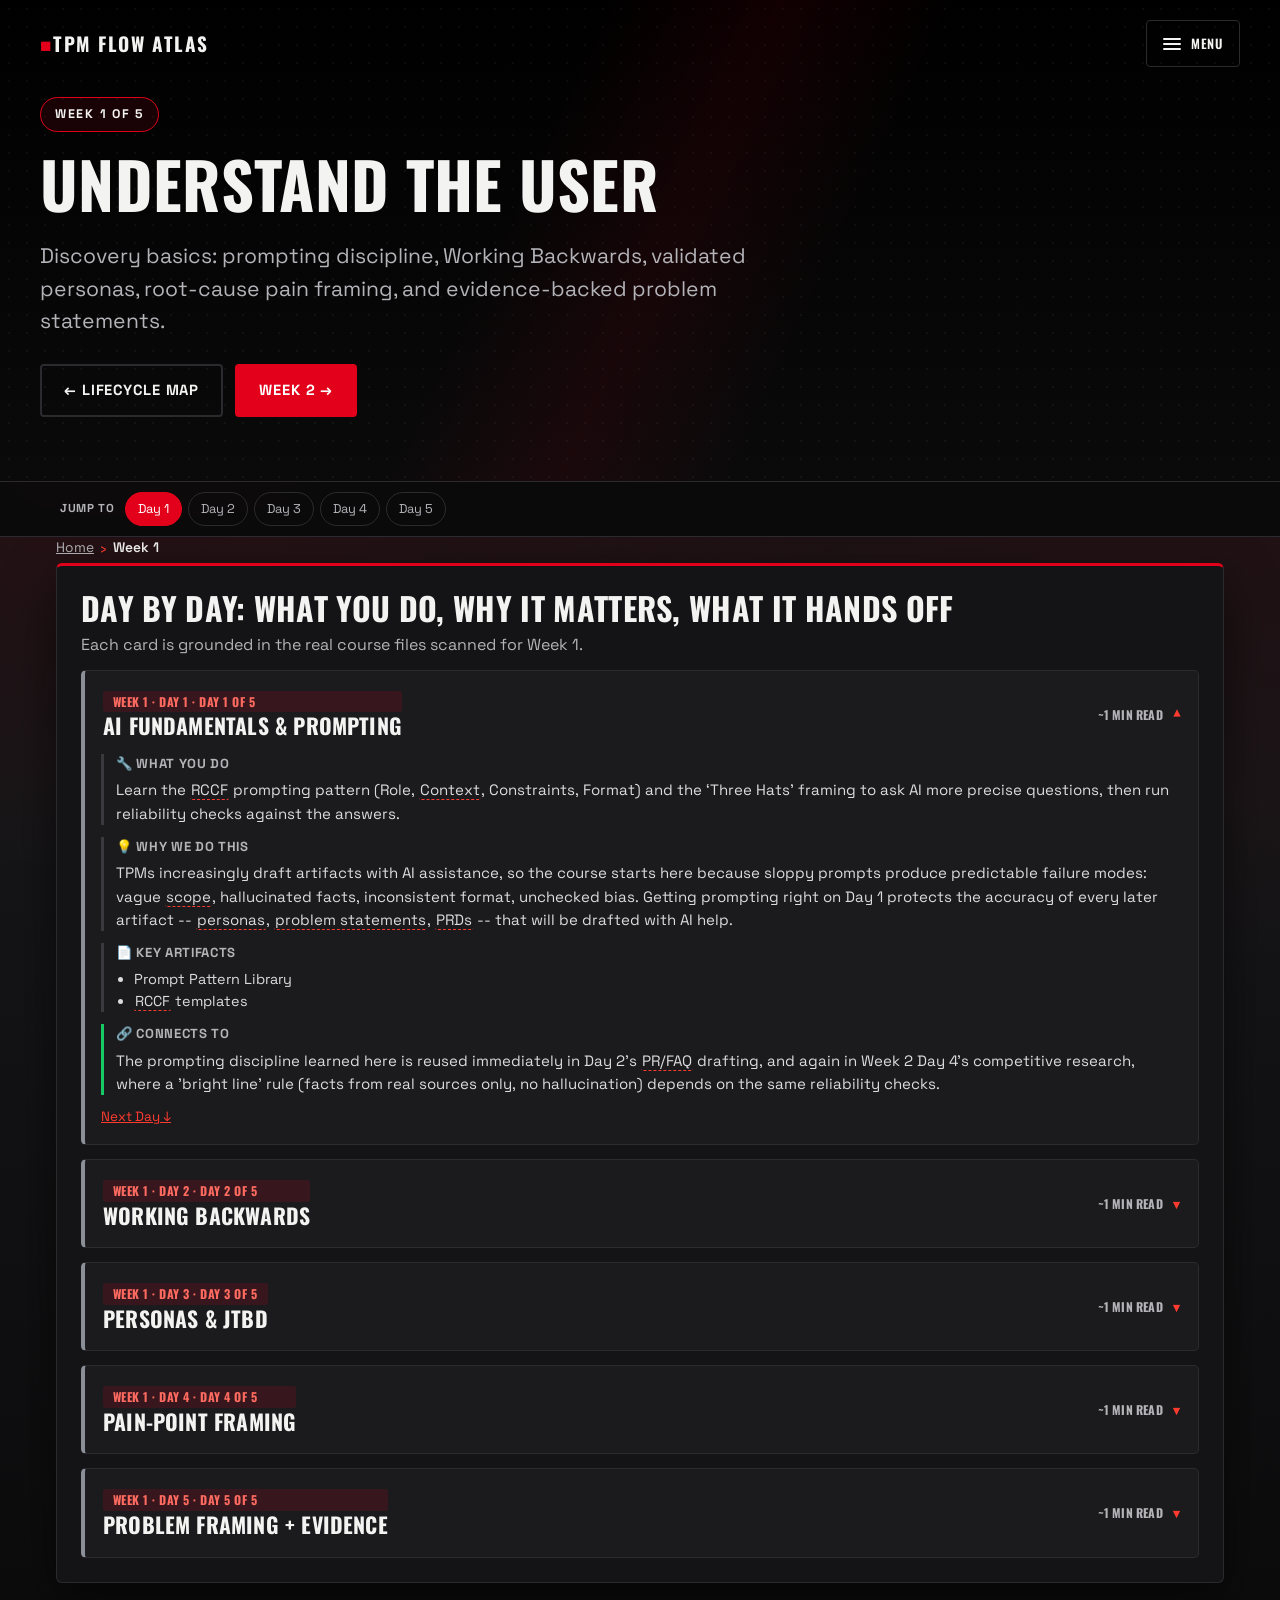
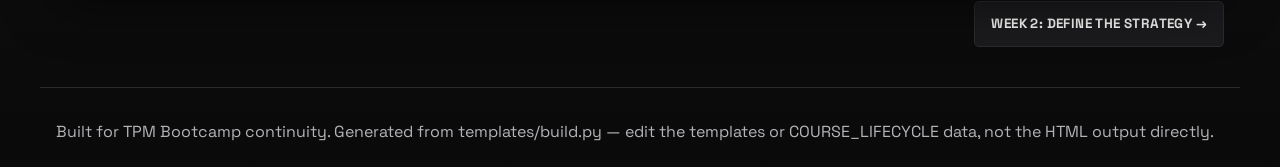
<file: week1.html>
<!DOCTYPE html>
<html lang="en">
<head>
  <meta charset="UTF-8" />
  <meta name="viewport" content="width=device-width, initial-scale=1.0" />
  <title>Week 1: Understand The User | TPM Bootcamp Flow Atlas</title>
  <meta name="description" content="Discovery basics: prompting discipline, Working Backwards, validated personas, root-cause pain framing, and evidence-backed problem statements." />
  <link rel="preconnect" href="https://fonts.googleapis.com" />
  <link rel="preconnect" href="https://fonts.gstatic.com" crossorigin />
  <link href="https://fonts.googleapis.com/css2?family=Space+Grotesk:wght@400;500;700&family=Oswald:wght@500;600;700&display=swap" rel="stylesheet" />
  <link rel="icon" type="image/svg+xml" href="favicon.svg" />
  <link rel="stylesheet" href="styles.css" />
</head>
<body>
  <a class="skip-link" href="#main-content">Skip to main content</a>

  <div class="scroll-progress" aria-hidden="true"><div class="scroll-progress-bar" id="scroll-progress-bar"></div></div>

  <header class="hero hero-compact">
    <div class="hero-noise" aria-hidden="true"></div>
    <nav class="top-nav" aria-label="Primary">
      <a class="brand" href="index.html">TPM Flow Atlas</a>
      <div class="site-menu-wrap">
        <button type="button" class="menu-toggle" id="menu-toggle-btn" aria-expanded="false" aria-controls="site-menu">
          <span class="menu-icon" aria-hidden="true"><span></span><span></span><span></span></span>
          Menu
        </button>
        <div class="site-menu" id="site-menu" data-open="false">
          <div class="menu-col menu-col-core">
            <h3 class="menu-col-title">Core TPM Content</h3>
            <a href="index.html">Home</a>
            <a href="week1.html" class="active" aria-current="page">Week 1 &middot; Understand The User</a>
            <a href="week2.html">Week 2 &middot; Define The Strategy</a>
            <a href="week3.html">Week 3 &middot; Build The PRD</a>
            <a href="glossary-core.html">Core TPM Glossary</a>
          </div>
          <div class="menu-col menu-col-technical">
            <h3 class="menu-col-title">Technical Content</h3>
            <a href="week4.html">Week 4 &middot; Decide The Architecture</a>
            <a href="week5.html">Week 5 &middot; Model The Technical Details</a>
            <a href="glossary-technical.html">Technical Glossary</a>
          </div>
        </div>
      </div>
    </nav>

    <div class="hero-content">
  <p class="eyebrow">Week 1 of 5</p>
  <h1>Understand The User</h1>
  <p class="lead">Discovery basics: prompting discipline, Working Backwards, validated personas, root-cause pain framing, and evidence-backed problem statements.</p>
  <div class="hero-actions">
    <a class="btn btn-ghost" href="index.html#lifecycle">&larr; Lifecycle Map</a>
<a class="btn btn-primary" href="week2.html">Week 2 &rarr;</a>  </div>
    </div>
  </header>

<nav class="jump-nav" aria-label="On this page">
  <div class="jump-nav-inner">
    <span class="jump-nav-label">Jump to</span>
    <a href="#d1">Day 1</a>
    <a href="#d2">Day 2</a>
    <a href="#d3">Day 3</a>
    <a href="#d4">Day 4</a>
    <a href="#d5">Day 5</a>
  </div>
</nav>

  <main id="main-content">
    <p class="breadcrumb"><a href="index.html">Home</a><span class="breadcrumb-sep" aria-hidden="true">&rsaquo;</span><span class="breadcrumb-current">Week 1</span></p>

    <section class="panel" aria-labelledby="days-title">
      <div class="section-head">
        <h2 id="days-title">Day By Day: What You Do, Why It Matters, What It Hands Off</h2>
        <p>Each card is grounded in the real course files scanned for Week 1.</p>
      </div>

      <article id="d1" class="day-card week1">
        <h3 class="day-card-title">
          <button type="button" class="day-toggle" aria-expanded="true" aria-controls="day-body-d1">
            <span class="day-toggle-text">
              <span class="day-kicker">Week 1 &middot; Day 1 &middot; Day 1 of 5</span>
              <span class="day-title-text">AI Fundamentals &amp; Prompting</span>
            </span>
            <span class="day-toggle-meta">
              <span class="day-read-time">~1 min read</span>
              <span class="day-toggle-icon" aria-hidden="true">&#9662;</span>
            </span>
          </button>
        </h3>

        <div class="day-card-body" id="day-body-d1">
          <div class="day-block block-do">
            <h4>What You Do</h4>
            <p>Learn the <span class="gloss-term" tabindex="0" role="button" aria-haspopup="dialog" aria-expanded="false" data-gloss-id="rccf">RCCF</span> prompting pattern (Role, <span class="gloss-term" tabindex="0" role="button" aria-haspopup="dialog" aria-expanded="false" data-gloss-id="context-prd">Context</span>, Constraints, Format) and the ‘Three Hats’ framing to ask AI more precise questions, then run reliability checks against the answers.</p>
          </div>


          <div class="day-block block-why">
            <h4>Why We Do This</h4>
            <p>TPMs increasingly draft artifacts with AI assistance, so the course starts here because sloppy prompts produce predictable failure modes: vague <span class="gloss-term" tabindex="0" role="button" aria-haspopup="dialog" aria-expanded="false" data-gloss-id="scope">scope</span>, hallucinated facts, inconsistent format, unchecked bias. Getting prompting right on Day 1 protects the accuracy of every later artifact -- <span class="gloss-term" tabindex="0" role="button" aria-haspopup="dialog" aria-expanded="false" data-gloss-id="persona">personas</span>, <span class="gloss-term" tabindex="0" role="button" aria-haspopup="dialog" aria-expanded="false" data-gloss-id="problem-statement">problem statements</span>, <span class="gloss-term" tabindex="0" role="button" aria-haspopup="dialog" aria-expanded="false" data-gloss-id="prd">PRDs</span> -- that will be drafted with AI help.</p>
          </div>

          <div class="day-block block-artifacts">
            <h4>Key Artifacts</h4>
            <ul class="day-artifacts">
<li>Prompt Pattern Library</li><li><span class="gloss-term" tabindex="0" role="button" aria-haspopup="dialog" aria-expanded="false" data-gloss-id="rccf">RCCF</span> templates</li>            </ul>
          </div>

          <div class="day-block block-connects day-connects">
            <h4>Connects To</h4>
            <p>The prompting discipline learned here is reused immediately in Day 2's <span class="gloss-term" tabindex="0" role="button" aria-haspopup="dialog" aria-expanded="false" data-gloss-id="pr-faq">PR/FAQ</span> drafting, and again in Week 2 Day 4's competitive research, where a 'bright line' rule (facts from real sources only, no hallucination) depends on the same reliability checks.</p>
          </div>

          <div class="day-nav-inline">
<a href="#d2">Next Day &darr;</a>          </div>
        </div>
      </article>
      <article id="d2" class="day-card week1">
        <h3 class="day-card-title">
          <button type="button" class="day-toggle" aria-expanded="false" aria-controls="day-body-d2">
            <span class="day-toggle-text">
              <span class="day-kicker">Week 1 &middot; Day 2 &middot; Day 2 of 5</span>
              <span class="day-title-text">Working Backwards</span>
            </span>
            <span class="day-toggle-meta">
              <span class="day-read-time">~1 min read</span>
              <span class="day-toggle-icon" aria-hidden="true">&#9662;</span>
            </span>
          </button>
        </h3>

        <div class="day-card-body" id="day-body-d2" hidden>
          <div class="day-block block-do">
            <h4>What You Do</h4>
            <p>Draft a <span class="gloss-term" tabindex="0" role="button" aria-haspopup="dialog" aria-expanded="false" data-gloss-id="pr-faq">PR/FAQ</span> (Press Release / FAQ) narrative and the Five Customer Questions before any solution is designed, then run a peer critique protocol on the draft.</p>
          </div>

<figure class="mini-diagram"><div class="flow-strip"><span class="fs-box">Heading</span><span class="fs-arrow">&rarr;</span><span class="fs-box">Sub-heading</span><span class="fs-arrow">&rarr;</span><span class="fs-box">Summary</span><span class="fs-arrow">&rarr;</span><span class="fs-box">Problem</span><span class="fs-arrow">&rarr;</span><span class="fs-box">Solution</span><span class="fs-arrow">&rarr;</span><span class="fs-box fs-accent">Customer Quote</span></div><figcaption>The 6-part <span class="gloss-term" tabindex="0" role="button" aria-haspopup="dialog" aria-expanded="false" data-gloss-id="pr-faq">PR/FAQ</span> structure &mdash; written before any design or engineering work starts.</figcaption></figure>
          <div class="day-block block-why">
            <h4>Why We Do This</h4>
            <p><span class="gloss-term" tabindex="0" role="button" aria-haspopup="dialog" aria-expanded="false" data-gloss-id="working-backwards">Working Backwards</span> forces the team to define customer value and success criteria in plain language before committing engineering time. It sits right after prompting because it is the first checkpoint against building features nobody asked for -- writing the 'press release' first exposes weak value propositions immediately.</p>
          </div>

          <div class="day-block block-artifacts">
            <h4>Key Artifacts</h4>
            <ul class="day-artifacts">
<li><span class="gloss-term" tabindex="0" role="button" aria-haspopup="dialog" aria-expanded="false" data-gloss-id="pr-faq">PR/FAQ</span> draft</li><li>Five Customer Questions</li><li>Peer Critique Protocol notes</li>            </ul>
          </div>

          <div class="day-block block-connects day-connects">
            <h4>Connects To</h4>
            <p>The customer value claims made in the <span class="gloss-term" tabindex="0" role="button" aria-haspopup="dialog" aria-expanded="false" data-gloss-id="pr-faq">PR/FAQ</span> become the raw hypotheses that Day 3's <span class="gloss-term" tabindex="0" role="button" aria-haspopup="dialog" aria-expanded="false" data-gloss-id="persona">persona</span> work and Day 4's <span class="gloss-term" tabindex="0" role="button" aria-haspopup="dialog" aria-expanded="false" data-gloss-id="pain-point">pain-point</span> work must validate with real behavioral evidence.</p>
          </div>

          <div class="day-nav-inline">
<a href="#d1">&uarr; Prev Day</a><a href="#d3">Next Day &darr;</a>          </div>
        </div>
      </article>
      <article id="d3" class="day-card week1">
        <h3 class="day-card-title">
          <button type="button" class="day-toggle" aria-expanded="false" aria-controls="day-body-d3">
            <span class="day-toggle-text">
              <span class="day-kicker">Week 1 &middot; Day 3 &middot; Day 3 of 5</span>
              <span class="day-title-text">Personas &amp; JTBD</span>
            </span>
            <span class="day-toggle-meta">
              <span class="day-read-time">~1 min read</span>
              <span class="day-toggle-icon" aria-hidden="true">&#9662;</span>
            </span>
          </button>
        </h3>

        <div class="day-card-body" id="day-body-d3" hidden>
          <div class="day-block block-do">
            <h4>What You Do</h4>
            <p>Build <span class="gloss-term" tabindex="0" role="button" aria-haspopup="dialog" aria-expanded="false" data-gloss-id="persona">personas</span> from behavioral evidence (what people actually do) instead of demographics, validate them with a Validation Canvas, and frame the underlying Job to Be Done.</p>
          </div>


          <div class="day-block block-why">
            <h4>Why We Do This</h4>
            <p>A <span class="gloss-term" tabindex="0" role="button" aria-haspopup="dialog" aria-expanded="false" data-gloss-id="persona">persona</span> built on job titles or age ranges doesn't predict behavior; a <span class="gloss-term" tabindex="0" role="button" aria-haspopup="dialog" aria-expanded="false" data-gloss-id="persona">persona</span> built on 'what job is this person trying to get done, in what circumstance' does. This keeps every later prioritization decision traceable to a real, validated user -- not an assumed one.</p>
          </div>

          <div class="day-block block-artifacts">
            <h4>Key Artifacts</h4>
            <ul class="day-artifacts">
<li><span class="gloss-term" tabindex="0" role="button" aria-haspopup="dialog" aria-expanded="false" data-gloss-id="persona">Persona</span> Validation Canvas</li><li><span class="gloss-term" tabindex="0" role="button" aria-haspopup="dialog" aria-expanded="false" data-gloss-id="jtbd">JTBD</span> statements</li>            </ul>
          </div>

          <div class="day-block block-connects day-connects">
            <h4>Connects To</h4>
            <p>The validated <span class="gloss-term" tabindex="0" role="button" aria-haspopup="dialog" aria-expanded="false" data-gloss-id="persona">persona</span> and <span class="gloss-term" tabindex="0" role="button" aria-haspopup="dialog" aria-expanded="false" data-gloss-id="jtbd">JTBD</span> statement become the 'who' and 'why' that Day 4's <span class="gloss-term" tabindex="0" role="button" aria-haspopup="dialog" aria-expanded="false" data-gloss-id="pain-point">pain-point</span> framing digs into, and later the 'who' cited in every <span class="gloss-term" tabindex="0" role="button" aria-haspopup="dialog" aria-expanded="false" data-gloss-id="prd">PRD</span> <span class="gloss-term" tabindex="0" role="button" aria-haspopup="dialog" aria-expanded="false" data-gloss-id="problem-statement">problem statement</span> in Week 3.</p>
          </div>

          <div class="day-nav-inline">
<a href="#d2">&uarr; Prev Day</a><a href="#d4">Next Day &darr;</a>          </div>
        </div>
      </article>
      <article id="d4" class="day-card week1">
        <h3 class="day-card-title">
          <button type="button" class="day-toggle" aria-expanded="false" aria-controls="day-body-d4">
            <span class="day-toggle-text">
              <span class="day-kicker">Week 1 &middot; Day 4 &middot; Day 4 of 5</span>
              <span class="day-title-text">Pain-Point Framing</span>
            </span>
            <span class="day-toggle-meta">
              <span class="day-read-time">~1 min read</span>
              <span class="day-toggle-icon" aria-hidden="true">&#9662;</span>
            </span>
          </button>
        </h3>

        <div class="day-card-body" id="day-body-d4" hidden>
          <div class="day-block block-do">
            <h4>What You Do</h4>
            <p>Extract <span class="gloss-term" tabindex="0" role="button" aria-haspopup="dialog" aria-expanded="false" data-gloss-id="pain-point">pain points</span> from observed behavior (not just stated complaints), use <span class="gloss-term" tabindex="0" role="button" aria-haspopup="dialog" aria-expanded="false" data-gloss-id="five-whys">5 Whys</span> to reach root-cause pain, group raw pains into themes via affinity mapping, and score each pain on Severity × Frequency × Addressability.</p>
          </div>

<figure class="mini-diagram"><div class="whys-chain"><div class="wc-box">Symptom: users abandon the task partway through</div><span class="wc-arrow">&darr; Why?</span><div class="wc-box">The next step was never made clear</div><span class="wc-arrow">&darr; Why?</span><div class="wc-box">The system gave no feedback after the action</div><span class="wc-arrow">&darr; Why?</span><div class="wc-box">No pattern confirms state changes back to the user</div><span class="wc-arrow">&darr; Why?</span><div class="wc-box wc-root">Root cause: missing status feedback breaks trust in the action</div></div><div class="factor-row"><span class="factor-chip">Severity</span><span class="factor-op">&times;</span><span class="factor-chip">Frequency</span><span class="factor-op">&times;</span><span class="factor-chip">Addressability</span></div><figcaption><span class="gloss-term" tabindex="0" role="button" aria-haspopup="dialog" aria-expanded="false" data-gloss-id="five-whys">5 Whys</span> drives a symptom down to its root cause; the scoring formula decides what is actually worth solving.</figcaption></figure>
          <div class="day-block block-why">
            <h4>Why We Do This</h4>
            <p>The course's own Day 4 objectives are explicit: separate root-cause pain from symptoms, and distinguish pains you must fix from pains you must live with. Without this scoring step, teams chase the loudest complaint instead of the pain that actually threatens the business -- this is the mechanical filter that decides what's worth solving.</p>
          </div>

          <div class="day-block block-artifacts">
            <h4>Key Artifacts</h4>
            <ul class="day-artifacts">
<li><span class="gloss-term" tabindex="0" role="button" aria-haspopup="dialog" aria-expanded="false" data-gloss-id="five-whys">5 Whys</span> worksheets</li><li>Pain theme affinity map</li><li>Severity x Frequency x Addressability scoring sheet</li>            </ul>
          </div>

          <div class="day-block block-connects day-connects">
            <h4>Connects To</h4>
            <p>The highest Severity × Frequency × Addressability pains become the evidence base for Day 5's six-line <span class="gloss-term" tabindex="0" role="button" aria-haspopup="dialog" aria-expanded="false" data-gloss-id="problem-statement">problem statement</span>, and the same pains resurface in Week 2 Day 3's <span class="gloss-term" tabindex="0" role="button" aria-haspopup="dialog" aria-expanded="false" data-gloss-id="heuristic">heuristic</span> audit as concrete UX failures.</p>
          </div>

          <div class="day-nav-inline">
<a href="#d3">&uarr; Prev Day</a><a href="#d5">Next Day &darr;</a>          </div>
        </div>
      </article>
      <article id="d5" class="day-card week1">
        <h3 class="day-card-title">
          <button type="button" class="day-toggle" aria-expanded="false" aria-controls="day-body-d5">
            <span class="day-toggle-text">
              <span class="day-kicker">Week 1 &middot; Day 5 &middot; Day 5 of 5</span>
              <span class="day-title-text">Problem Framing + Evidence</span>
            </span>
            <span class="day-toggle-meta">
              <span class="day-read-time">~1 min read</span>
              <span class="day-toggle-icon" aria-hidden="true">&#9662;</span>
            </span>
          </button>
        </h3>

        <div class="day-card-body" id="day-body-d5" hidden>
          <div class="day-block block-do">
            <h4>What You Do</h4>
            <p>Compress validated pain into a six-line <span class="gloss-term" tabindex="0" role="button" aria-haspopup="dialog" aria-expanded="false" data-gloss-id="problem-statement">Problem Statement</span> template and back it with an <span class="gloss-term" tabindex="0" role="button" aria-haspopup="dialog" aria-expanded="false" data-gloss-id="evidence-brief">Evidence Brief</span> that states data confidence and business impact, then present it in a readout.</p>
          </div>


          <div class="day-block block-why">
            <h4>Why We Do This</h4>
            <p>A <span class="gloss-term" tabindex="0" role="button" aria-haspopup="dialog" aria-expanded="false" data-gloss-id="problem-statement">problem statement</span> without evidence is an opinion. This day forces a hard stop before Week 2: no team moves into metrics work until the problem is written down in one crisp paragraph with a confidence rating attached, so leadership can challenge it before resources are committed.</p>
          </div>

          <div class="day-block block-artifacts">
            <h4>Key Artifacts</h4>
            <ul class="day-artifacts">
<li>Six-line <span class="gloss-term" tabindex="0" role="button" aria-haspopup="dialog" aria-expanded="false" data-gloss-id="problem-statement">Problem Statement</span></li><li><span class="gloss-term" tabindex="0" role="button" aria-haspopup="dialog" aria-expanded="false" data-gloss-id="evidence-brief">Evidence Brief</span></li><li>Readout deck</li>            </ul>
          </div>

          <div class="day-block block-connects day-connects">
            <h4>Connects To</h4>
            <p>This six-line <span class="gloss-term" tabindex="0" role="button" aria-haspopup="dialog" aria-expanded="false" data-gloss-id="problem-statement">problem statement</span> is the exact document Week 2 Day 1 opens with when building the <span class="gloss-term" tabindex="0" role="button" aria-haspopup="dialog" aria-expanded="false" data-gloss-id="metrics-pyramid">Metrics Pyramid</span> -- the metric must prove this specific problem is shrinking.</p>
          </div>

          <div class="day-nav-inline">
<a href="#d4">&uarr; Prev Day</a>          </div>
        </div>
      </article>
    </section>



    <div class="week-pager">
      <span></span>
      <a class="week-pager-btn week-pager-next" href="week2.html">Week 2: Define The Strategy &rarr;</a>
    </div>
  </main>

  <footer class="footer">
    <p>Built for TPM Bootcamp continuity. Generated from templates/build.py &mdash; edit the templates or COURSE_LIFECYCLE data, not the HTML output directly.</p>
  </footer>

  <button type="button" id="back-to-top" class="back-to-top" aria-label="Back to top" hidden>&uarr; Top</button>

  <div id="gloss-popover" class="gloss-popover" role="dialog" aria-labelledby="gloss-popover-term" hidden>
    <div class="gloss-popover-head">
      <span class="gloss-popover-badge" id="gloss-popover-badge"></span>
      <button type="button" class="gloss-popover-close" id="gloss-popover-close" aria-label="Close definition">&times;</button>
    </div>
    <h4 id="gloss-popover-term"></h4>
    <p id="gloss-popover-def"></p>
    <a id="gloss-popover-link" class="gloss-popover-link" href="#">View in full glossary &rarr;</a>
  </div>

  <script id="glossary-data" type="application/json">{"rccf": {"term": "RCCF", "definition": "A checklist for asking an AI a genuinely useful question: Role (who should it act as), Context (the situation), Constraints (what the answer must respect), Format (how the answer should look).", "category": "core"}, "working-backwards": {"term": "Working Backwards", "definition": "A planning method where you write the finished product's press release and FAQ before you build anything, so you're forced to prove real customer value first.", "category": "core"}, "pr-faq": {"term": "PR/FAQ", "definition": "A one-page press release plus a list of Frequently Asked Questions for a product that doesn't exist yet -- the actual document the Working Backwards method produces.", "category": "core"}, "persona": {"term": "Persona", "definition": "A description of a real type of user, built from actual behavior and evidence (not a guess), used to keep decisions grounded in a real person's needs.", "category": "core"}, "jtbd": {"term": "JTBD (Jobs To Be Done)", "definition": "A way of describing what a customer is really trying to accomplish (e.g. \u2018reassign a job in under 30 seconds\u2019), instead of a demographic label.", "category": "core"}, "pain-point": {"term": "Pain Point", "definition": "A specific moment where a real user gets stuck, frustrated, or blocked while doing their job -- written as a verb + circumstance + consequence, not a vague complaint.", "category": "core"}, "five-whys": {"term": "5 Whys", "definition": "A technique of asking \u2018why\u2019 five times in a row on a problem to dig past the surface symptom and find its true root cause.", "category": "core"}, "problem-statement": {"term": "Problem Statement", "definition": "A short, evidence-backed paragraph naming who has the problem, what it is, and how we know it's real -- the starting line for any new feature.", "category": "core"}, "evidence-brief": {"term": "Evidence Brief", "definition": "A short document that backs up a problem statement with real data points (numbers, quotes, examples) instead of opinions.", "category": "core"}, "north-star-metric": {"term": "North Star Metric", "definition": "The single number a whole team rallies around, chosen because moving it up means customers are truly better off -- not just a number that looks good in a report.", "category": "core"}, "kpi": {"term": "KPI (Key Performance Indicator)", "definition": "A specific, trackable number used to check whether a team is on track toward a bigger goal.", "category": "core"}, "metrics-pyramid": {"term": "Metrics Pyramid", "definition": "A way of organizing measurements into three layers: the North Star at the top, KPIs in the middle, and small day-to-day operational signals at the bottom.", "category": "core"}, "vanity-metric": {"term": "Vanity Metric", "definition": "A number that goes up and looks impressive but doesn't actually prove customers are better off (e.g. total signups, when most people never come back).", "category": "core"}, "counter-metric": {"term": "Counter-Metric", "definition": "A second number tracked alongside the North Star specifically to catch it being \u2018gamed\u2019 -- e.g. if speed goes up but accuracy secretly drops, this catches it.", "category": "core"}, "heuristic": {"term": "Heuristic", "definition": "One of 10 well-known rules of thumb for judging whether software is easy or hard to use (e.g. \u2018the system should always keep users informed\u2019).", "category": "core"}, "accessibility": {"term": "Accessibility (a11y)", "definition": "Designing a product so people with different abilities (vision, hearing, motor, cognitive) can still use it fully -- not an optional extra feature.", "category": "core"}, "design-principle": {"term": "Design Principle", "definition": "A short, memorable rule a team commits to that guides every future design decision (e.g. \u2018build guardrails, not cleanup workflows\u2019).", "category": "core"}, "journey-map": {"term": "Customer Journey Map", "definition": "A visual timeline of every stage a customer goes through while using a product, showing where they feel confident, confused, or frustrated at each step.", "category": "core"}, "friction-point": {"term": "Friction Point", "definition": "A specific spot in a customer journey where something slows the customer down or causes them to hesitate, doubt, or give up.", "category": "core"}, "prd": {"term": "PRD (Product Requirements Document)", "definition": "The official written plan for a feature: what problem it solves, what it must do, how you'll know it works, and what could go wrong -- the handoff to engineering.", "category": "core"}, "acceptance-criteria": {"term": "Acceptance Criteria (AC)", "definition": "A specific, testable checklist condition that must be true for a feature to be \u2018done\u2019 -- clear enough that anyone could check pass/fail without guessing.", "category": "core"}, "nfr": {"term": "NFR (Non-Functional Requirement)", "definition": "A requirement about how well something must work (how fast, how secure, how reliable) rather than what it does -- e.g. a page must load in under 2 seconds.", "category": "core"}, "dependency": {"term": "Dependency", "definition": "Something a feature needs from another team, system, or decision before it can ship -- each one should have a named owner and a due date.", "category": "core"}, "risk": {"term": "Risk (in a PRD)", "definition": "A specific thing that could go wrong with a feature, written down on purpose along with a plan for what to do if it happens.", "category": "core"}, "solution-sketch": {"term": "Solution Sketch", "definition": "A short, plain-language walkthrough of how a feature will work step-by-step from the user's point of view -- the visible flow, not low-level code.", "category": "core"}, "context-prd": {"term": "Context (PRD section)", "definition": "The background section of a document that explains the business situation and the problem being solved, so a reader with no prior history can understand why it matters.", "category": "core"}, "goals-non-goals": {"term": "Goals & Non-Goals", "definition": "An explicit list of what a feature IS trying to do (goals) and, just as importantly, what it deliberately is NOT trying to do -- this stops scope from silently growing.", "category": "core"}, "scope": {"term": "Scope", "definition": "The exact boundary of what is and isn't included in a piece of work.", "category": "core"}, "stakeholder": {"term": "Stakeholder", "definition": "Any person or team who has a real interest in a decision and whose input or sign-off is needed before moving forward.", "category": "core"}, "sign-off": {"term": "Sign-Off", "definition": "A stakeholder's explicit, named approval on a specific decision or document -- not just a passive 'no objection.'", "category": "core"}, "capstone": {"term": "Capstone", "definition": "The final, cumulative project at the end of the Boot Camp where every skill learned across all 8 weeks gets applied together on one real feature.", "category": "core"}, "monolith": {"term": "Monolith", "definition": "One single, large application where all the features live together in one shared codebase and get deployed together as one unit.", "category": "technical"}, "microservices": {"term": "Microservices", "definition": "An architecture style where a product is split into many small, independent services (e.g. a separate Billing Service and Notification Service) that can each be built and deployed on their own.", "category": "technical"}, "integration-map": {"term": "Integration Map", "definition": "A diagram showing every system a feature talks to and the exact \u2018contract\u2019 (data format and rules) each connection uses.", "category": "technical"}, "stride": {"term": "STRIDE", "definition": "A checklist of 6 threat categories used to find security weaknesses: Spoofing, Tampering, Repudiation, Information disclosure, Denial of service, Elevation of privilege.", "category": "technical"}, "threat-model": {"term": "Threat Model", "definition": "A structured exercise of walking through a system on purpose to find where an attacker could cause harm, before it's built.", "category": "technical"}, "compliance": {"term": "Compliance", "definition": "A set of external rules or standards (like SOC 2, or a privacy law) a product must follow, often requiring proof like an audit trail.", "category": "technical"}, "c4-diagram": {"term": "C4 Diagram", "definition": "A standard way of drawing software architecture at 4 zoom levels: Context, Container, Component, and Code -- TPMs typically only draw the first two.", "category": "technical"}, "context-diagram": {"term": "Context Diagram (C4 Level 1)", "definition": "The most zoomed-out architecture diagram: the system as one box, the people who use it, and the other systems it talks to.", "category": "technical"}, "container-diagram": {"term": "Container Diagram (C4 Level 2)", "definition": "A more zoomed-in architecture diagram showing every independently deployable piece inside the system (web app, API, database, queue) and how they talk to each other.", "category": "technical"}, "trust-boundary": {"term": "Trust Boundary", "definition": "A line on a diagram marking where data moves from something your team fully controls into something owned by someone else -- the exact spot security reviews focus on.", "category": "technical"}, "slo": {"term": "SLO (Service Level Objective)", "definition": "A specific, measurable target for how well a system should perform, e.g. \u201895% of requests finish in under 2 seconds.\u2019", "category": "technical"}, "latency": {"term": "Latency", "definition": "How long it takes a system to respond after a request is made -- usually measured in milliseconds or seconds.", "category": "technical"}, "availability": {"term": "Availability", "definition": "The percentage of time a system is actually up and working, out of all the time it's supposed to be working (e.g. 99.5% availability).", "category": "technical"}, "availability-zone": {"term": "Availability Zone (AZ)", "definition": "An isolated data center within a cloud region; spreading a system across multiple AZs protects against one data center failing.", "category": "technical"}, "error-budget": {"term": "Error Budget", "definition": "The small amount of allowed failure built into an availability target (e.g. 99.5% availability leaves about 3.6 hours/month) -- a practical tool for deciding when to ship features versus focus on reliability.", "category": "technical"}, "rate-limit": {"term": "Rate Limit", "definition": "A rule that caps how many requests a single user or system can make in a given time period, to protect the system from being overwhelmed.", "category": "technical"}, "idempotency": {"term": "Idempotency", "definition": "A safety property where doing the exact same request twice (e.g. a network retry) produces the same result as doing it once, instead of duplicating the action.", "category": "technical"}, "trade-off": {"term": "Trade-Off", "definition": "An explicit choice between two good options where picking one means accepting a specific downside on purpose, instead of pretending there's a perfect option.", "category": "technical"}, "tcd": {"term": "TCD (Technical Considerations Document)", "definition": "The technical follow-up document to the PRD covering architecture, security, diagrams, performance targets, and trade-offs -- the final handoff to engineering.", "category": "technical"}, "tmd": {"term": "TMD (Technical Modeling Document)", "definition": "The document that turns an approved architecture into a literal buildable system: the database design, the cloud infrastructure layout, and the API contract.", "category": "technical"}, "entity-model": {"term": "Entity Model", "definition": "A design of the data itself: what \u2018things\u2019 (entities) the system stores, what fields each one has, and how they relate to each other.", "category": "technical"}, "access-pattern": {"term": "Access Pattern", "definition": "A specific, named way the application will read or write data (e.g. \u2018list all open tickets for a shop, sorted by priority\u2019) -- named before tables are designed.", "category": "technical"}, "normalization": {"term": "Normalization", "definition": "A database design principle of avoiding storing the same piece of data in more than one place, to prevent it from going out of sync.", "category": "technical"}, "database-index": {"term": "Index (database)", "definition": "A special lookup structure added to a database table that makes a specific kind of search much faster, at the cost of extra storage and slightly slower writes.", "category": "technical"}, "primary-key": {"term": "Primary Key", "definition": "A field (or set of fields) that uniquely identifies one row in a database table.", "category": "technical"}, "foreign-key": {"term": "Foreign Key", "definition": "A field in one table that points to the Primary Key of another table, creating a relationship between the two.", "category": "technical"}, "managed-service": {"term": "Managed Service", "definition": "A cloud component (like a database) the cloud provider operates and maintains for you, versus \u2018self-managed\u2019 where your own team patches, scales, and fixes it.", "category": "technical"}, "multi-tenancy": {"term": "Multi-Tenancy", "definition": "An architecture where multiple customers (\u2018tenants\u2019) share the same underlying application and infrastructure, with their data kept logically separated.", "category": "technical"}, "network-boundary": {"term": "Network Boundary", "definition": "The decision of where a system is reachable from -- e.g. open to the public internet versus restricted to a private internal network.", "category": "technical"}, "rest-api": {"term": "REST API", "definition": "A common web API style where each \u2018thing\u2019 in the system (like a Customer or an Order) is a resource with its own URL, acted on with standard HTTP methods.", "category": "technical"}, "soap-api": {"term": "SOAP API", "definition": "An older, more rigid web API style using strict XML messages and formal contracts -- still the right default in some regulated or legacy enterprise environments.", "category": "technical"}, "api-resource": {"term": "Resource (API)", "definition": "A \u2018thing\u2019 exposed by an API that clients can read or change, always represented by a noun (e.g. /tickets), never a verb.", "category": "technical"}, "endpoint": {"term": "Endpoint", "definition": "One specific, callable URL + method combination in an API, e.g. \u2018POST /v1/assignments.\u2019", "category": "technical"}, "http-method": {"term": "HTTP Method", "definition": "The verb part of an API call that says what action to take on a resource: GET (read), POST (create), PATCH (partially update), DELETE (remove).", "category": "technical"}, "status-code": {"term": "Status Code", "definition": "A standardized 3-digit number an API returns to say what happened, e.g. 200 (success), 404 (not found), 429 (too many requests).", "category": "technical"}, "api-versioning": {"term": "API Versioning", "definition": "A strategy (like putting /v1/ in the URL) for changing an API over time without breaking the clients already using the old version.", "category": "technical"}, "rom-cost": {"term": "ROM Cost (Rough Order of Magnitude)", "definition": "An early, deliberately approximate cost estimate (e.g. within 25-50% accuracy) used to sanity-check a decision before an exact number is possible.", "category": "technical"}}</script>
  <script src="script.js"></script>
</body>
</html>
</file>
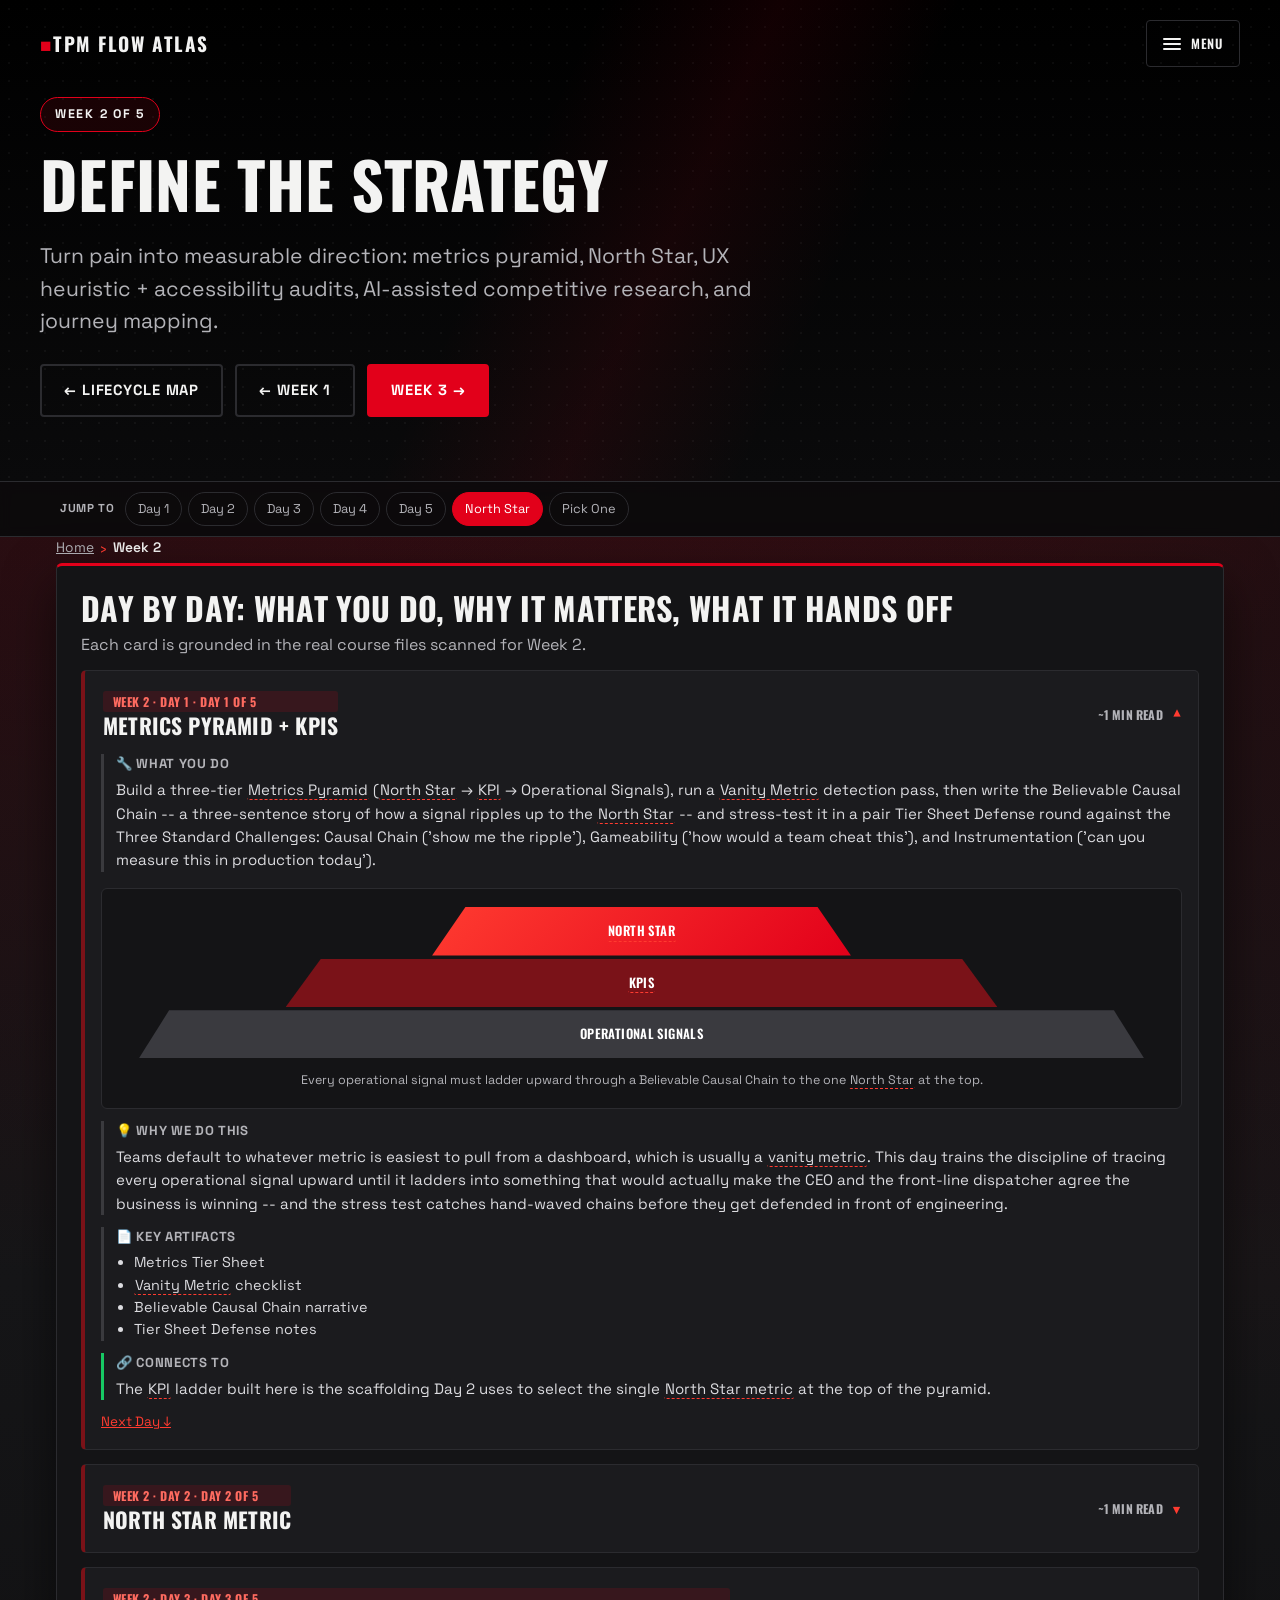
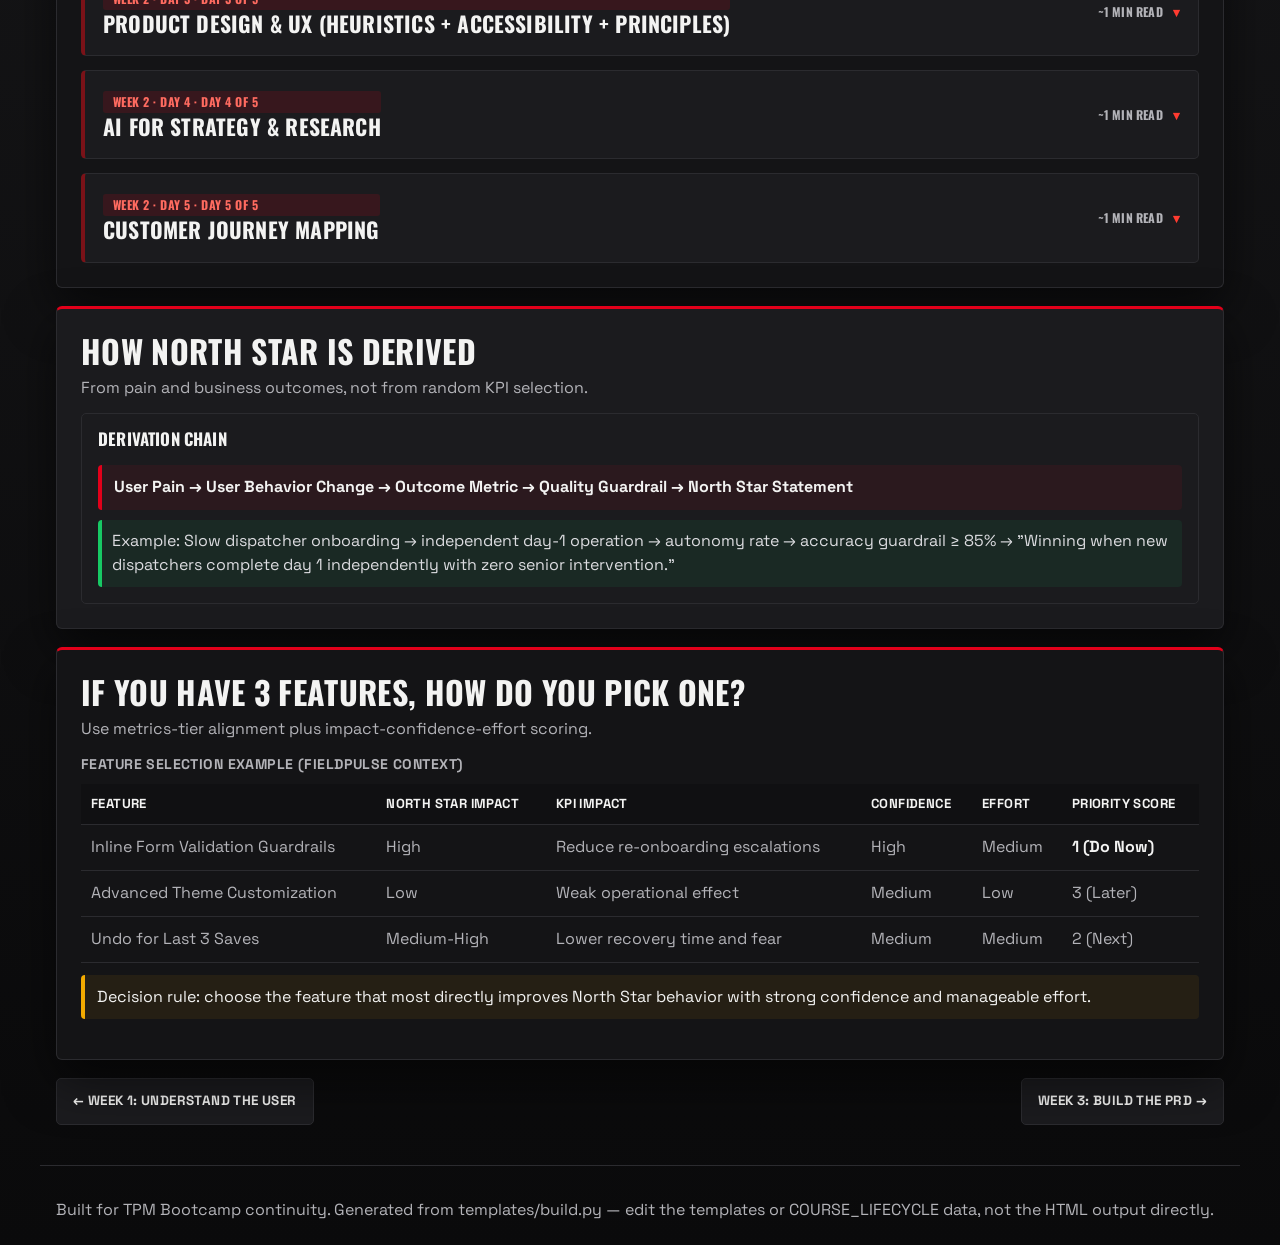
<file: week2.html>
<!DOCTYPE html>
<html lang="en">
<head>
  <meta charset="UTF-8" />
  <meta name="viewport" content="width=device-width, initial-scale=1.0" />
  <title>Week 2: Define The Strategy | TPM Bootcamp Flow Atlas</title>
  <meta name="description" content="Turn pain into measurable direction: metrics pyramid, North Star, UX heuristic + accessibility audits, AI-assisted competitive research, and journey mapping." />
  <link rel="preconnect" href="https://fonts.googleapis.com" />
  <link rel="preconnect" href="https://fonts.gstatic.com" crossorigin />
  <link href="https://fonts.googleapis.com/css2?family=Space+Grotesk:wght@400;500;700&family=Oswald:wght@500;600;700&display=swap" rel="stylesheet" />
  <link rel="icon" type="image/svg+xml" href="favicon.svg" />
  <link rel="stylesheet" href="styles.css" />
</head>
<body>
  <a class="skip-link" href="#main-content">Skip to main content</a>

  <div class="scroll-progress" aria-hidden="true"><div class="scroll-progress-bar" id="scroll-progress-bar"></div></div>

  <header class="hero hero-compact">
    <div class="hero-noise" aria-hidden="true"></div>
    <nav class="top-nav" aria-label="Primary">
      <a class="brand" href="index.html">TPM Flow Atlas</a>
      <div class="site-menu-wrap">
        <button type="button" class="menu-toggle" id="menu-toggle-btn" aria-expanded="false" aria-controls="site-menu">
          <span class="menu-icon" aria-hidden="true"><span></span><span></span><span></span></span>
          Menu
        </button>
        <div class="site-menu" id="site-menu" data-open="false">
          <div class="menu-col menu-col-core">
            <h3 class="menu-col-title">Core TPM Content</h3>
            <a href="index.html">Home</a>
            <a href="week1.html">Week 1 &middot; Understand The User</a>
            <a href="week2.html" class="active" aria-current="page">Week 2 &middot; Define The Strategy</a>
            <a href="week3.html">Week 3 &middot; Build The PRD</a>
            <a href="glossary-core.html">Core TPM Glossary</a>
          </div>
          <div class="menu-col menu-col-technical">
            <h3 class="menu-col-title">Technical Content</h3>
            <a href="week4.html">Week 4 &middot; Decide The Architecture</a>
            <a href="week5.html">Week 5 &middot; Model The Technical Details</a>
            <a href="glossary-technical.html">Technical Glossary</a>
          </div>
        </div>
      </div>
    </nav>

    <div class="hero-content">
  <p class="eyebrow">Week 2 of 5</p>
  <h1>Define The Strategy</h1>
  <p class="lead">Turn pain into measurable direction: metrics pyramid, North Star, UX heuristic + accessibility audits, AI-assisted competitive research, and journey mapping.</p>
  <div class="hero-actions">
    <a class="btn btn-ghost" href="index.html#lifecycle">&larr; Lifecycle Map</a>
<a class="btn btn-ghost" href="week1.html">&larr; Week 1</a><a class="btn btn-primary" href="week3.html">Week 3 &rarr;</a>  </div>
    </div>
  </header>

<nav class="jump-nav" aria-label="On this page">
  <div class="jump-nav-inner">
    <span class="jump-nav-label">Jump to</span>
    <a href="#d1">Day 1</a>
    <a href="#d2">Day 2</a>
    <a href="#d3">Day 3</a>
    <a href="#d4">Day 4</a>
    <a href="#d5">Day 5</a>
    <a href="#north-star-title">North Star</a>
    <a href="#prior-title">Pick One</a>
  </div>
</nav>

  <main id="main-content">
    <p class="breadcrumb"><a href="index.html">Home</a><span class="breadcrumb-sep" aria-hidden="true">&rsaquo;</span><span class="breadcrumb-current">Week 2</span></p>

    <section class="panel" aria-labelledby="days-title">
      <div class="section-head">
        <h2 id="days-title">Day By Day: What You Do, Why It Matters, What It Hands Off</h2>
        <p>Each card is grounded in the real course files scanned for Week 2.</p>
      </div>

      <article id="d1" class="day-card week2">
        <h3 class="day-card-title">
          <button type="button" class="day-toggle" aria-expanded="true" aria-controls="day-body-d1">
            <span class="day-toggle-text">
              <span class="day-kicker">Week 2 &middot; Day 1 &middot; Day 1 of 5</span>
              <span class="day-title-text">Metrics Pyramid + KPIs</span>
            </span>
            <span class="day-toggle-meta">
              <span class="day-read-time">~1 min read</span>
              <span class="day-toggle-icon" aria-hidden="true">&#9662;</span>
            </span>
          </button>
        </h3>

        <div class="day-card-body" id="day-body-d1">
          <div class="day-block block-do">
            <h4>What You Do</h4>
            <p>Build a three-tier <span class="gloss-term" tabindex="0" role="button" aria-haspopup="dialog" aria-expanded="false" data-gloss-id="metrics-pyramid">Metrics Pyramid</span> (<span class="gloss-term" tabindex="0" role="button" aria-haspopup="dialog" aria-expanded="false" data-gloss-id="north-star-metric">North Star</span> → <span class="gloss-term" tabindex="0" role="button" aria-haspopup="dialog" aria-expanded="false" data-gloss-id="kpi">KPI</span> → Operational Signals), run a <span class="gloss-term" tabindex="0" role="button" aria-haspopup="dialog" aria-expanded="false" data-gloss-id="vanity-metric">Vanity Metric</span> detection pass, then write the Believable Causal Chain -- a three-sentence story of how a signal ripples up to the <span class="gloss-term" tabindex="0" role="button" aria-haspopup="dialog" aria-expanded="false" data-gloss-id="north-star-metric">North Star</span> -- and stress-test it in a pair Tier Sheet Defense round against the Three Standard Challenges: Causal Chain ('show me the ripple'), Gameability ('how would a team cheat this'), and Instrumentation ('can you measure this in production today').</p>
          </div>

<figure class="mini-diagram"><div class="pyramid-diagram"><div class="pyramid-tier tier-1"><span class="gloss-term" tabindex="0" role="button" aria-haspopup="dialog" aria-expanded="false" data-gloss-id="north-star-metric">North Star</span></div><div class="pyramid-tier tier-2"><span class="gloss-term" tabindex="0" role="button" aria-haspopup="dialog" aria-expanded="false" data-gloss-id="kpi">KPIs</span></div><div class="pyramid-tier tier-3">Operational Signals</div></div><figcaption>Every operational signal must ladder upward through a Believable Causal Chain to the one <span class="gloss-term" tabindex="0" role="button" aria-haspopup="dialog" aria-expanded="false" data-gloss-id="north-star-metric">North Star</span> at the top.</figcaption></figure>
          <div class="day-block block-why">
            <h4>Why We Do This</h4>
            <p>Teams default to whatever metric is easiest to pull from a dashboard, which is usually a <span class="gloss-term" tabindex="0" role="button" aria-haspopup="dialog" aria-expanded="false" data-gloss-id="vanity-metric">vanity metric</span>. This day trains the discipline of tracing every operational signal upward until it ladders into something that would actually make the CEO and the front-line dispatcher agree the business is winning -- and the stress test catches hand-waved chains before they get defended in front of engineering.</p>
          </div>

          <div class="day-block block-artifacts">
            <h4>Key Artifacts</h4>
            <ul class="day-artifacts">
<li>Metrics Tier Sheet</li><li><span class="gloss-term" tabindex="0" role="button" aria-haspopup="dialog" aria-expanded="false" data-gloss-id="vanity-metric">Vanity Metric</span> checklist</li><li>Believable Causal Chain narrative</li><li>Tier Sheet Defense notes</li>            </ul>
          </div>

          <div class="day-block block-connects day-connects">
            <h4>Connects To</h4>
            <p>The <span class="gloss-term" tabindex="0" role="button" aria-haspopup="dialog" aria-expanded="false" data-gloss-id="kpi">KPI</span> ladder built here is the scaffolding Day 2 uses to select the single <span class="gloss-term" tabindex="0" role="button" aria-haspopup="dialog" aria-expanded="false" data-gloss-id="north-star-metric">North Star metric</span> at the top of the pyramid.</p>
          </div>

          <div class="day-nav-inline">
<a href="#d2">Next Day &darr;</a>          </div>
        </div>
      </article>
      <article id="d2" class="day-card week2">
        <h3 class="day-card-title">
          <button type="button" class="day-toggle" aria-expanded="false" aria-controls="day-body-d2">
            <span class="day-toggle-text">
              <span class="day-kicker">Week 2 &middot; Day 2 &middot; Day 2 of 5</span>
              <span class="day-title-text">North Star Metric</span>
            </span>
            <span class="day-toggle-meta">
              <span class="day-read-time">~1 min read</span>
              <span class="day-toggle-icon" aria-hidden="true">&#9662;</span>
            </span>
          </button>
        </h3>

        <div class="day-card-body" id="day-body-d2" hidden>
          <div class="day-block block-do">
            <h4>What You Do</h4>
            <p>Select one <span class="gloss-term" tabindex="0" role="button" aria-haspopup="dialog" aria-expanded="false" data-gloss-id="north-star-metric">North Star Metric</span> using a template that avoids three pitfalls -- <span class="gloss-term" tabindex="0" role="button" aria-haspopup="dialog" aria-expanded="false" data-gloss-id="vanity-metric">vanity metrics</span>, leading-indicator metrics, and gameable metrics -- and pair it with a <span class="gloss-term" tabindex="0" role="button" aria-haspopup="dialog" aria-expanded="false" data-gloss-id="counter-metric">counter-metric</span> guardrail.</p>
          </div>


          <div class="day-block block-why">
            <h4>Why We Do This</h4>
            <p>A <span class="gloss-term" tabindex="0" role="button" aria-haspopup="dialog" aria-expanded="false" data-gloss-id="north-star-metric">North Star</span> without a <span class="gloss-term" tabindex="0" role="button" aria-haspopup="dialog" aria-expanded="false" data-gloss-id="counter-metric">counter-metric</span> can be 'won' by cheating the system (for example, faster onboarding achieved by skipping training). Every candidate <span class="gloss-term" tabindex="0" role="button" aria-haspopup="dialog" aria-expanded="false" data-gloss-id="north-star-metric">North Star</span> is pressure-tested with the 'CEO + Dispatcher test': would both a CEO and a front-line dispatcher agree this number means the business is truly winning?</p>
          </div>

          <div class="day-block block-artifacts">
            <h4>Key Artifacts</h4>
            <ul class="day-artifacts">
<li><span class="gloss-term" tabindex="0" role="button" aria-haspopup="dialog" aria-expanded="false" data-gloss-id="north-star-metric">North Star</span> template</li><li><span class="gloss-term" tabindex="0" role="button" aria-haspopup="dialog" aria-expanded="false" data-gloss-id="counter-metric">Counter-metric</span> definition</li>            </ul>
          </div>

          <div class="day-block block-connects day-connects">
            <h4>Connects To</h4>
            <p>Once locked, this <span class="gloss-term" tabindex="0" role="button" aria-haspopup="dialog" aria-expanded="false" data-gloss-id="north-star-metric">North Star</span> statement becomes the fixed reference point that every UX finding and <span class="gloss-term" tabindex="0" role="button" aria-haspopup="dialog" aria-expanded="false" data-gloss-id="design-principle">design principle</span> in Day 3, and every feature prioritization decision after it, must trace back to.</p>
          </div>

          <div class="day-nav-inline">
<a href="#d1">&uarr; Prev Day</a><a href="#d3">Next Day &darr;</a>          </div>
        </div>
      </article>
      <article id="d3" class="day-card week2">
        <h3 class="day-card-title">
          <button type="button" class="day-toggle" aria-expanded="false" aria-controls="day-body-d3">
            <span class="day-toggle-text">
              <span class="day-kicker">Week 2 &middot; Day 3 &middot; Day 3 of 5</span>
              <span class="day-title-text">Product Design &amp; UX (Heuristics + Accessibility + Principles)</span>
            </span>
            <span class="day-toggle-meta">
              <span class="day-read-time">~1 min read</span>
              <span class="day-toggle-icon" aria-hidden="true">&#9662;</span>
            </span>
          </button>
        </h3>

        <div class="day-card-body" id="day-body-d3" hidden>
          <div class="day-block block-do">
            <h4>What You Do</h4>
            <p>Run a <span class="gloss-term" tabindex="0" role="button" aria-haspopup="dialog" aria-expanded="false" data-gloss-id="heuristic">Heuristic</span> Hunt against Nielsen's 10 usability <span class="gloss-term" tabindex="0" role="button" aria-haspopup="dialog" aria-expanded="false" data-gloss-id="heuristic">heuristics</span> -- (1) visibility of system status, (2) match between system and the real world, (3) user control and freedom, (4) consistency and standards, (5) error prevention, (6) recognition rather than recall, (7) flexibility and efficiency of use, (8) aesthetic and minimalist design, (9) helping users recognize/diagnose/recover from errors, and (10) help and documentation -- plus 3 TPM-specific lenses (time-to-first-value, failure-mode dignity, power-user respect), complete an 8-check <span class="gloss-term" tabindex="0" role="button" aria-haspopup="dialog" aria-expanded="false" data-gloss-id="accessibility">Accessibility</span> Floor audit, score findings 1-5 by severity, and distill the worst findings into 3 durable <span class="gloss-term" tabindex="0" role="button" aria-haspopup="dialog" aria-expanded="false" data-gloss-id="design-principle">Design Principles</span>.</p>
          </div>

<figure class="mini-diagram"><div class="heuristic-grid"><span class="heuristic-chip"><span class="hc-num">1</span>Visibility of Status</span><span class="heuristic-chip"><span class="hc-num">2</span>Match Real World</span><span class="heuristic-chip"><span class="hc-num">3</span>User Control</span><span class="heuristic-chip"><span class="hc-num">4</span>Consistency</span><span class="heuristic-chip"><span class="hc-num">5</span>Error Prevention</span><span class="heuristic-chip"><span class="hc-num">6</span>Recognition &gt; Recall</span><span class="heuristic-chip"><span class="hc-num">7</span>Flexibility</span><span class="heuristic-chip"><span class="hc-num">8</span>Minimalist Design</span><span class="heuristic-chip"><span class="hc-num">9</span>Error Recovery</span><span class="heuristic-chip"><span class="hc-num">10</span>Help &amp; Docs</span></div><figcaption>Nielsen's 10 usability <span class="gloss-term" tabindex="0" role="button" aria-haspopup="dialog" aria-expanded="false" data-gloss-id="heuristic">heuristics</span> &mdash; the scoring grid behind every <span class="gloss-term" tabindex="0" role="button" aria-haspopup="dialog" aria-expanded="false" data-gloss-id="heuristic">Heuristic</span> Hunt finding.</figcaption></figure>
          <div class="day-block block-why">
            <h4>Why We Do This</h4>
            <p>Subjective complaints like 'the form feels clunky' can't be prioritized by engineering. Converting them into named <span class="gloss-term" tabindex="0" role="button" aria-haspopup="dialog" aria-expanded="false" data-gloss-id="heuristic">heuristics</span> with severity scores makes UX debt as concrete and fundable as a bug ticket, and the <span class="gloss-term" tabindex="0" role="button" aria-haspopup="dialog" aria-expanded="false" data-gloss-id="accessibility">accessibility</span> floor makes sure the fix serves every dispatcher, not just the majority.</p>
          </div>

          <div class="day-block block-artifacts">
            <h4>Key Artifacts</h4>
            <ul class="day-artifacts">
<li><span class="gloss-term" tabindex="0" role="button" aria-haspopup="dialog" aria-expanded="false" data-gloss-id="heuristic">Heuristic</span> Audit (13 <span class="gloss-term" tabindex="0" role="button" aria-haspopup="dialog" aria-expanded="false" data-gloss-id="heuristic">heuristics</span>)</li><li><span class="gloss-term" tabindex="0" role="button" aria-haspopup="dialog" aria-expanded="false" data-gloss-id="accessibility">Accessibility</span> Floor Audit (8 checks)</li><li>3 <span class="gloss-term" tabindex="0" role="button" aria-haspopup="dialog" aria-expanded="false" data-gloss-id="design-principle">Design Principles</span></li>            </ul>
          </div>

          <div class="day-block block-connects day-connects">
            <h4>Connects To</h4>
            <p>The 3 <span class="gloss-term" tabindex="0" role="button" aria-haspopup="dialog" aria-expanded="false" data-gloss-id="design-principle">Design Principles</span> produced here become the explicit filter Day 4's competitive research and Day 5's journey mapping must be evaluated against, and later the <span class="gloss-term" tabindex="0" role="button" aria-haspopup="dialog" aria-expanded="false" data-gloss-id="acceptance-criteria">acceptance criteria</span> in Week 3 <span class="gloss-term" tabindex="0" role="button" aria-haspopup="dialog" aria-expanded="false" data-gloss-id="prd">PRDs</span> must satisfy them.</p>
          </div>

          <div class="day-nav-inline">
<a href="#d2">&uarr; Prev Day</a><a href="#d4">Next Day &darr;</a>          </div>
        </div>
      </article>
      <article id="d4" class="day-card week2">
        <h3 class="day-card-title">
          <button type="button" class="day-toggle" aria-expanded="false" aria-controls="day-body-d4">
            <span class="day-toggle-text">
              <span class="day-kicker">Week 2 &middot; Day 4 &middot; Day 4 of 5</span>
              <span class="day-title-text">AI for Strategy &amp; Research</span>
            </span>
            <span class="day-toggle-meta">
              <span class="day-read-time">~1 min read</span>
              <span class="day-toggle-icon" aria-hidden="true">&#9662;</span>
            </span>
          </button>
        </h3>

        <div class="day-card-body" id="day-body-d4" hidden>
          <div class="day-block block-do">
            <h4>What You Do</h4>
            <p>Use a Validated Synthesis Prompt to synthesize multi-source research (interview transcripts, support tickets, analyst reports, competitor tours) while watching for 4 named failure modes -- theme inflation (lumping distinct complaints under one vague category), citation invention (citing a source that doesn't exist), premature confidence (a plausible summary with no acknowledged gaps), and source bias (over-weighting the loudest source) -- then stay on the safe side of a strict 'bright line' rule (structure source material, never ask AI to invent market facts) to build a Competitive Snapshot with a Provenance Log tracing every claim to its source.</p>
          </div>


          <div class="day-block block-why">
            <h4>Why We Do This</h4>
            <p>AI-assisted competitive research fails in predictable ways -- summarizing training-data guesses as fact, blending sources, dropping caveats, inventing numbers. This day installs a discipline (cross-validating every citation, provenance logging, the bright-line rule) that makes the research defensible in front of engineering and leadership, not just plausible-sounding.</p>
          </div>

          <div class="day-block block-artifacts">
            <h4>Key Artifacts</h4>
            <ul class="day-artifacts">
<li>Validated Synthesis Prompt</li><li>Competitive Snapshot matrix</li><li>Provenance Log</li>            </ul>
          </div>

          <div class="day-block block-connects day-connects">
            <h4>Connects To</h4>
            <p>The Competitive Snapshot becomes ammunition for Day 5's journey mapping (where do competitors already solve a <span class="gloss-term" tabindex="0" role="button" aria-haspopup="dialog" aria-expanded="false" data-gloss-id="friction-point">friction point</span> we haven't?) and for the <span class="gloss-term" tabindex="0" role="button" aria-haspopup="dialog" aria-expanded="false" data-gloss-id="prd">PRD's</span> 'Required Inputs' in Week 3, which explicitly calls for constraints informed by this research.</p>
          </div>

          <div class="day-nav-inline">
<a href="#d3">&uarr; Prev Day</a><a href="#d5">Next Day &darr;</a>          </div>
        </div>
      </article>
      <article id="d5" class="day-card week2">
        <h3 class="day-card-title">
          <button type="button" class="day-toggle" aria-expanded="false" aria-controls="day-body-d5">
            <span class="day-toggle-text">
              <span class="day-kicker">Week 2 &middot; Day 5 &middot; Day 5 of 5</span>
              <span class="day-title-text">Customer Journey Mapping</span>
            </span>
            <span class="day-toggle-meta">
              <span class="day-read-time">~1 min read</span>
              <span class="day-toggle-icon" aria-hidden="true">&#9662;</span>
            </span>
          </button>
        </h3>

        <div class="day-card-body" id="day-body-d5" hidden>
          <div class="day-block block-do">
            <h4>What You Do</h4>
            <p>Map the end-to-end <span class="gloss-term" tabindex="0" role="button" aria-haspopup="dialog" aria-expanded="false" data-gloss-id="journey-map">customer journey</span> stage by stage and locate <span class="gloss-term" tabindex="0" role="button" aria-haspopup="dialog" aria-expanded="false" data-gloss-id="friction-point">friction hotspots</span>, evaluating each stage through the lens of the 3 <span class="gloss-term" tabindex="0" role="button" aria-haspopup="dialog" aria-expanded="false" data-gloss-id="design-principle">Design Principles</span> from Day 3.</p>
          </div>

<figure class="mini-diagram"><div class="journey-diagram"><div class="journey-stage"><span class="js-dot"></span><h5>Pre-shift</h5><p>Arrive, review the day's dispatch</p></div><div class="journey-stage"><span class="js-dot"></span><h5>On-shift</h5><p>Execute assigned jobs</p></div><div class="journey-stage friction"><span class="js-dot"></span><h5>Mid-shift Change</h5><p>The canonical disruption &mdash; an exception hits</p></div><div class="journey-stage"><span class="js-dot"></span><h5>After-shift</h5><p>Reconcile and close out</p></div></div><div class="journey-legend"><span><span class="dot" style="background:var(--accent)"></span>stage</span><span><span class="dot" style="background:var(--warn)"></span>friction star</span></div><figcaption>One <span class="gloss-term" tabindex="0" role="button" aria-haspopup="dialog" aria-expanded="false" data-gloss-id="persona">persona</span>, one <span class="gloss-term" tabindex="0" role="button" aria-haspopup="dialog" aria-expanded="false" data-gloss-id="scope">scope</span>, 5-8 stages &mdash; friction stars cluster at 2-3 stages, not every stage.</figcaption></figure>
          <div class="day-block block-why">
            <h4>Why We Do This</h4>
            <p>A <span class="gloss-term" tabindex="0" role="button" aria-haspopup="dialog" aria-expanded="false" data-gloss-id="heuristic">heuristic</span> audit finds isolated UX bugs; a <span class="gloss-term" tabindex="0" role="button" aria-haspopup="dialog" aria-expanded="false" data-gloss-id="journey-map">journey map</span> finds where those bugs compound across a real end-to-end flow (for example, a validation gap on screen 2 causes a support escalation three steps later). This connects isolated findings into a single narrative of where the product currently fails the <span class="gloss-term" tabindex="0" role="button" aria-haspopup="dialog" aria-expanded="false" data-gloss-id="north-star-metric">North Star</span>.</p>
          </div>

          <div class="day-block block-artifacts">
            <h4>Key Artifacts</h4>
            <ul class="day-artifacts">
<li><span class="gloss-term" tabindex="0" role="button" aria-haspopup="dialog" aria-expanded="false" data-gloss-id="journey-map">Customer Journey Map</span></li><li><span class="gloss-term" tabindex="0" role="button" aria-haspopup="dialog" aria-expanded="false" data-gloss-id="friction-point">Friction hotspot</span> list</li>            </ul>
          </div>

          <div class="day-block block-connects day-connects">
            <h4>Connects To</h4>
            <p><span class="gloss-term" tabindex="0" role="button" aria-haspopup="dialog" aria-expanded="false" data-gloss-id="friction-point">Friction hotspots</span> identified here become the 'weird paths' that Week 3's <span class="gloss-term" tabindex="0" role="button" aria-haspopup="dialog" aria-expanded="false" data-gloss-id="acceptance-criteria">Acceptance Criteria</span> must explicitly cover, so the <span class="gloss-term" tabindex="0" role="button" aria-haspopup="dialog" aria-expanded="false" data-gloss-id="prd">PRD</span> doesn't just describe the happy path.</p>
          </div>

          <div class="day-nav-inline">
<a href="#d4">&uarr; Prev Day</a>          </div>
        </div>
      </article>
    </section>

    <section class="panel" aria-labelledby="north-star-title">
      <div class="section-head">
        <h2 id="north-star-title">How North Star Is Derived</h2>
        <p>From pain and business outcomes, not from random KPI selection.</p>
      </div>
      <article class="info-card">
        <h3>Derivation Chain</h3>
        <p class="chain-flow">User Pain &rarr; User Behavior Change &rarr; Outcome Metric &rarr; Quality Guardrail &rarr; North Star Statement</p>
        <p class="example">
          Example: Slow dispatcher onboarding &rarr; independent day-1 operation &rarr; autonomy rate &rarr;
          accuracy guardrail &ge; 85% &rarr; "Winning when new dispatchers complete day 1 independently with zero senior intervention."
        </p>
      </article>
    </section>

    <section class="panel" aria-labelledby="prior-title">
      <div class="section-head">
        <h2 id="prior-title">If You Have 3 Features, How Do You Pick One?</h2>
        <p>Use metrics-tier alignment plus impact-confidence-effort scoring.</p>
      </div>
      <div class="table-wrap">
        <table>
          <caption>Feature Selection Example (FieldPulse Context)</caption>
          <thead>
            <tr>
              <th scope="col">Feature</th>
              <th scope="col">North Star Impact</th>
              <th scope="col">KPI Impact</th>
              <th scope="col">Confidence</th>
              <th scope="col">Effort</th>
              <th scope="col">Priority Score</th>
            </tr>
          </thead>
          <tbody>
            <tr>
              <td>Inline Form Validation Guardrails</td>
              <td>High</td>
              <td>Reduce re-onboarding escalations</td>
              <td>High</td>
              <td>Medium</td>
              <td><strong>1 (Do Now)</strong></td>
            </tr>
            <tr>
              <td>Advanced Theme Customization</td>
              <td>Low</td>
              <td>Weak operational effect</td>
              <td>Medium</td>
              <td>Low</td>
              <td>3 (Later)</td>
            </tr>
            <tr>
              <td>Undo for Last 3 Saves</td>
              <td>Medium-High</td>
              <td>Lower recovery time and fear</td>
              <td>Medium</td>
              <td>Medium</td>
              <td>2 (Next)</td>
            </tr>
          </tbody>
        </table>
      </div>
      <p class="mini-note">
        Decision rule: choose the feature that most directly improves North Star behavior with strong confidence and manageable effort.
      </p>
    </section>


    <div class="week-pager">
      <a class="week-pager-btn" href="week1.html">&larr; Week 1: Understand The User</a>
      <a class="week-pager-btn week-pager-next" href="week3.html">Week 3: Build The PRD &rarr;</a>
    </div>
  </main>

  <footer class="footer">
    <p>Built for TPM Bootcamp continuity. Generated from templates/build.py &mdash; edit the templates or COURSE_LIFECYCLE data, not the HTML output directly.</p>
  </footer>

  <button type="button" id="back-to-top" class="back-to-top" aria-label="Back to top" hidden>&uarr; Top</button>

  <div id="gloss-popover" class="gloss-popover" role="dialog" aria-labelledby="gloss-popover-term" hidden>
    <div class="gloss-popover-head">
      <span class="gloss-popover-badge" id="gloss-popover-badge"></span>
      <button type="button" class="gloss-popover-close" id="gloss-popover-close" aria-label="Close definition">&times;</button>
    </div>
    <h4 id="gloss-popover-term"></h4>
    <p id="gloss-popover-def"></p>
    <a id="gloss-popover-link" class="gloss-popover-link" href="#">View in full glossary &rarr;</a>
  </div>

  <script id="glossary-data" type="application/json">{"rccf": {"term": "RCCF", "definition": "A checklist for asking an AI a genuinely useful question: Role (who should it act as), Context (the situation), Constraints (what the answer must respect), Format (how the answer should look).", "category": "core"}, "working-backwards": {"term": "Working Backwards", "definition": "A planning method where you write the finished product's press release and FAQ before you build anything, so you're forced to prove real customer value first.", "category": "core"}, "pr-faq": {"term": "PR/FAQ", "definition": "A one-page press release plus a list of Frequently Asked Questions for a product that doesn't exist yet -- the actual document the Working Backwards method produces.", "category": "core"}, "persona": {"term": "Persona", "definition": "A description of a real type of user, built from actual behavior and evidence (not a guess), used to keep decisions grounded in a real person's needs.", "category": "core"}, "jtbd": {"term": "JTBD (Jobs To Be Done)", "definition": "A way of describing what a customer is really trying to accomplish (e.g. \u2018reassign a job in under 30 seconds\u2019), instead of a demographic label.", "category": "core"}, "pain-point": {"term": "Pain Point", "definition": "A specific moment where a real user gets stuck, frustrated, or blocked while doing their job -- written as a verb + circumstance + consequence, not a vague complaint.", "category": "core"}, "five-whys": {"term": "5 Whys", "definition": "A technique of asking \u2018why\u2019 five times in a row on a problem to dig past the surface symptom and find its true root cause.", "category": "core"}, "problem-statement": {"term": "Problem Statement", "definition": "A short, evidence-backed paragraph naming who has the problem, what it is, and how we know it's real -- the starting line for any new feature.", "category": "core"}, "evidence-brief": {"term": "Evidence Brief", "definition": "A short document that backs up a problem statement with real data points (numbers, quotes, examples) instead of opinions.", "category": "core"}, "north-star-metric": {"term": "North Star Metric", "definition": "The single number a whole team rallies around, chosen because moving it up means customers are truly better off -- not just a number that looks good in a report.", "category": "core"}, "kpi": {"term": "KPI (Key Performance Indicator)", "definition": "A specific, trackable number used to check whether a team is on track toward a bigger goal.", "category": "core"}, "metrics-pyramid": {"term": "Metrics Pyramid", "definition": "A way of organizing measurements into three layers: the North Star at the top, KPIs in the middle, and small day-to-day operational signals at the bottom.", "category": "core"}, "vanity-metric": {"term": "Vanity Metric", "definition": "A number that goes up and looks impressive but doesn't actually prove customers are better off (e.g. total signups, when most people never come back).", "category": "core"}, "counter-metric": {"term": "Counter-Metric", "definition": "A second number tracked alongside the North Star specifically to catch it being \u2018gamed\u2019 -- e.g. if speed goes up but accuracy secretly drops, this catches it.", "category": "core"}, "heuristic": {"term": "Heuristic", "definition": "One of 10 well-known rules of thumb for judging whether software is easy or hard to use (e.g. \u2018the system should always keep users informed\u2019).", "category": "core"}, "accessibility": {"term": "Accessibility (a11y)", "definition": "Designing a product so people with different abilities (vision, hearing, motor, cognitive) can still use it fully -- not an optional extra feature.", "category": "core"}, "design-principle": {"term": "Design Principle", "definition": "A short, memorable rule a team commits to that guides every future design decision (e.g. \u2018build guardrails, not cleanup workflows\u2019).", "category": "core"}, "journey-map": {"term": "Customer Journey Map", "definition": "A visual timeline of every stage a customer goes through while using a product, showing where they feel confident, confused, or frustrated at each step.", "category": "core"}, "friction-point": {"term": "Friction Point", "definition": "A specific spot in a customer journey where something slows the customer down or causes them to hesitate, doubt, or give up.", "category": "core"}, "prd": {"term": "PRD (Product Requirements Document)", "definition": "The official written plan for a feature: what problem it solves, what it must do, how you'll know it works, and what could go wrong -- the handoff to engineering.", "category": "core"}, "acceptance-criteria": {"term": "Acceptance Criteria (AC)", "definition": "A specific, testable checklist condition that must be true for a feature to be \u2018done\u2019 -- clear enough that anyone could check pass/fail without guessing.", "category": "core"}, "nfr": {"term": "NFR (Non-Functional Requirement)", "definition": "A requirement about how well something must work (how fast, how secure, how reliable) rather than what it does -- e.g. a page must load in under 2 seconds.", "category": "core"}, "dependency": {"term": "Dependency", "definition": "Something a feature needs from another team, system, or decision before it can ship -- each one should have a named owner and a due date.", "category": "core"}, "risk": {"term": "Risk (in a PRD)", "definition": "A specific thing that could go wrong with a feature, written down on purpose along with a plan for what to do if it happens.", "category": "core"}, "solution-sketch": {"term": "Solution Sketch", "definition": "A short, plain-language walkthrough of how a feature will work step-by-step from the user's point of view -- the visible flow, not low-level code.", "category": "core"}, "context-prd": {"term": "Context (PRD section)", "definition": "The background section of a document that explains the business situation and the problem being solved, so a reader with no prior history can understand why it matters.", "category": "core"}, "goals-non-goals": {"term": "Goals & Non-Goals", "definition": "An explicit list of what a feature IS trying to do (goals) and, just as importantly, what it deliberately is NOT trying to do -- this stops scope from silently growing.", "category": "core"}, "scope": {"term": "Scope", "definition": "The exact boundary of what is and isn't included in a piece of work.", "category": "core"}, "stakeholder": {"term": "Stakeholder", "definition": "Any person or team who has a real interest in a decision and whose input or sign-off is needed before moving forward.", "category": "core"}, "sign-off": {"term": "Sign-Off", "definition": "A stakeholder's explicit, named approval on a specific decision or document -- not just a passive 'no objection.'", "category": "core"}, "capstone": {"term": "Capstone", "definition": "The final, cumulative project at the end of the Boot Camp where every skill learned across all 8 weeks gets applied together on one real feature.", "category": "core"}, "monolith": {"term": "Monolith", "definition": "One single, large application where all the features live together in one shared codebase and get deployed together as one unit.", "category": "technical"}, "microservices": {"term": "Microservices", "definition": "An architecture style where a product is split into many small, independent services (e.g. a separate Billing Service and Notification Service) that can each be built and deployed on their own.", "category": "technical"}, "integration-map": {"term": "Integration Map", "definition": "A diagram showing every system a feature talks to and the exact \u2018contract\u2019 (data format and rules) each connection uses.", "category": "technical"}, "stride": {"term": "STRIDE", "definition": "A checklist of 6 threat categories used to find security weaknesses: Spoofing, Tampering, Repudiation, Information disclosure, Denial of service, Elevation of privilege.", "category": "technical"}, "threat-model": {"term": "Threat Model", "definition": "A structured exercise of walking through a system on purpose to find where an attacker could cause harm, before it's built.", "category": "technical"}, "compliance": {"term": "Compliance", "definition": "A set of external rules or standards (like SOC 2, or a privacy law) a product must follow, often requiring proof like an audit trail.", "category": "technical"}, "c4-diagram": {"term": "C4 Diagram", "definition": "A standard way of drawing software architecture at 4 zoom levels: Context, Container, Component, and Code -- TPMs typically only draw the first two.", "category": "technical"}, "context-diagram": {"term": "Context Diagram (C4 Level 1)", "definition": "The most zoomed-out architecture diagram: the system as one box, the people who use it, and the other systems it talks to.", "category": "technical"}, "container-diagram": {"term": "Container Diagram (C4 Level 2)", "definition": "A more zoomed-in architecture diagram showing every independently deployable piece inside the system (web app, API, database, queue) and how they talk to each other.", "category": "technical"}, "trust-boundary": {"term": "Trust Boundary", "definition": "A line on a diagram marking where data moves from something your team fully controls into something owned by someone else -- the exact spot security reviews focus on.", "category": "technical"}, "slo": {"term": "SLO (Service Level Objective)", "definition": "A specific, measurable target for how well a system should perform, e.g. \u201895% of requests finish in under 2 seconds.\u2019", "category": "technical"}, "latency": {"term": "Latency", "definition": "How long it takes a system to respond after a request is made -- usually measured in milliseconds or seconds.", "category": "technical"}, "availability": {"term": "Availability", "definition": "The percentage of time a system is actually up and working, out of all the time it's supposed to be working (e.g. 99.5% availability).", "category": "technical"}, "availability-zone": {"term": "Availability Zone (AZ)", "definition": "An isolated data center within a cloud region; spreading a system across multiple AZs protects against one data center failing.", "category": "technical"}, "error-budget": {"term": "Error Budget", "definition": "The small amount of allowed failure built into an availability target (e.g. 99.5% availability leaves about 3.6 hours/month) -- a practical tool for deciding when to ship features versus focus on reliability.", "category": "technical"}, "rate-limit": {"term": "Rate Limit", "definition": "A rule that caps how many requests a single user or system can make in a given time period, to protect the system from being overwhelmed.", "category": "technical"}, "idempotency": {"term": "Idempotency", "definition": "A safety property where doing the exact same request twice (e.g. a network retry) produces the same result as doing it once, instead of duplicating the action.", "category": "technical"}, "trade-off": {"term": "Trade-Off", "definition": "An explicit choice between two good options where picking one means accepting a specific downside on purpose, instead of pretending there's a perfect option.", "category": "technical"}, "tcd": {"term": "TCD (Technical Considerations Document)", "definition": "The technical follow-up document to the PRD covering architecture, security, diagrams, performance targets, and trade-offs -- the final handoff to engineering.", "category": "technical"}, "tmd": {"term": "TMD (Technical Modeling Document)", "definition": "The document that turns an approved architecture into a literal buildable system: the database design, the cloud infrastructure layout, and the API contract.", "category": "technical"}, "entity-model": {"term": "Entity Model", "definition": "A design of the data itself: what \u2018things\u2019 (entities) the system stores, what fields each one has, and how they relate to each other.", "category": "technical"}, "access-pattern": {"term": "Access Pattern", "definition": "A specific, named way the application will read or write data (e.g. \u2018list all open tickets for a shop, sorted by priority\u2019) -- named before tables are designed.", "category": "technical"}, "normalization": {"term": "Normalization", "definition": "A database design principle of avoiding storing the same piece of data in more than one place, to prevent it from going out of sync.", "category": "technical"}, "database-index": {"term": "Index (database)", "definition": "A special lookup structure added to a database table that makes a specific kind of search much faster, at the cost of extra storage and slightly slower writes.", "category": "technical"}, "primary-key": {"term": "Primary Key", "definition": "A field (or set of fields) that uniquely identifies one row in a database table.", "category": "technical"}, "foreign-key": {"term": "Foreign Key", "definition": "A field in one table that points to the Primary Key of another table, creating a relationship between the two.", "category": "technical"}, "managed-service": {"term": "Managed Service", "definition": "A cloud component (like a database) the cloud provider operates and maintains for you, versus \u2018self-managed\u2019 where your own team patches, scales, and fixes it.", "category": "technical"}, "multi-tenancy": {"term": "Multi-Tenancy", "definition": "An architecture where multiple customers (\u2018tenants\u2019) share the same underlying application and infrastructure, with their data kept logically separated.", "category": "technical"}, "network-boundary": {"term": "Network Boundary", "definition": "The decision of where a system is reachable from -- e.g. open to the public internet versus restricted to a private internal network.", "category": "technical"}, "rest-api": {"term": "REST API", "definition": "A common web API style where each \u2018thing\u2019 in the system (like a Customer or an Order) is a resource with its own URL, acted on with standard HTTP methods.", "category": "technical"}, "soap-api": {"term": "SOAP API", "definition": "An older, more rigid web API style using strict XML messages and formal contracts -- still the right default in some regulated or legacy enterprise environments.", "category": "technical"}, "api-resource": {"term": "Resource (API)", "definition": "A \u2018thing\u2019 exposed by an API that clients can read or change, always represented by a noun (e.g. /tickets), never a verb.", "category": "technical"}, "endpoint": {"term": "Endpoint", "definition": "One specific, callable URL + method combination in an API, e.g. \u2018POST /v1/assignments.\u2019", "category": "technical"}, "http-method": {"term": "HTTP Method", "definition": "The verb part of an API call that says what action to take on a resource: GET (read), POST (create), PATCH (partially update), DELETE (remove).", "category": "technical"}, "status-code": {"term": "Status Code", "definition": "A standardized 3-digit number an API returns to say what happened, e.g. 200 (success), 404 (not found), 429 (too many requests).", "category": "technical"}, "api-versioning": {"term": "API Versioning", "definition": "A strategy (like putting /v1/ in the URL) for changing an API over time without breaking the clients already using the old version.", "category": "technical"}, "rom-cost": {"term": "ROM Cost (Rough Order of Magnitude)", "definition": "An early, deliberately approximate cost estimate (e.g. within 25-50% accuracy) used to sanity-check a decision before an exact number is possible.", "category": "technical"}}</script>
  <script src="script.js"></script>
</body>
</html>
</file>
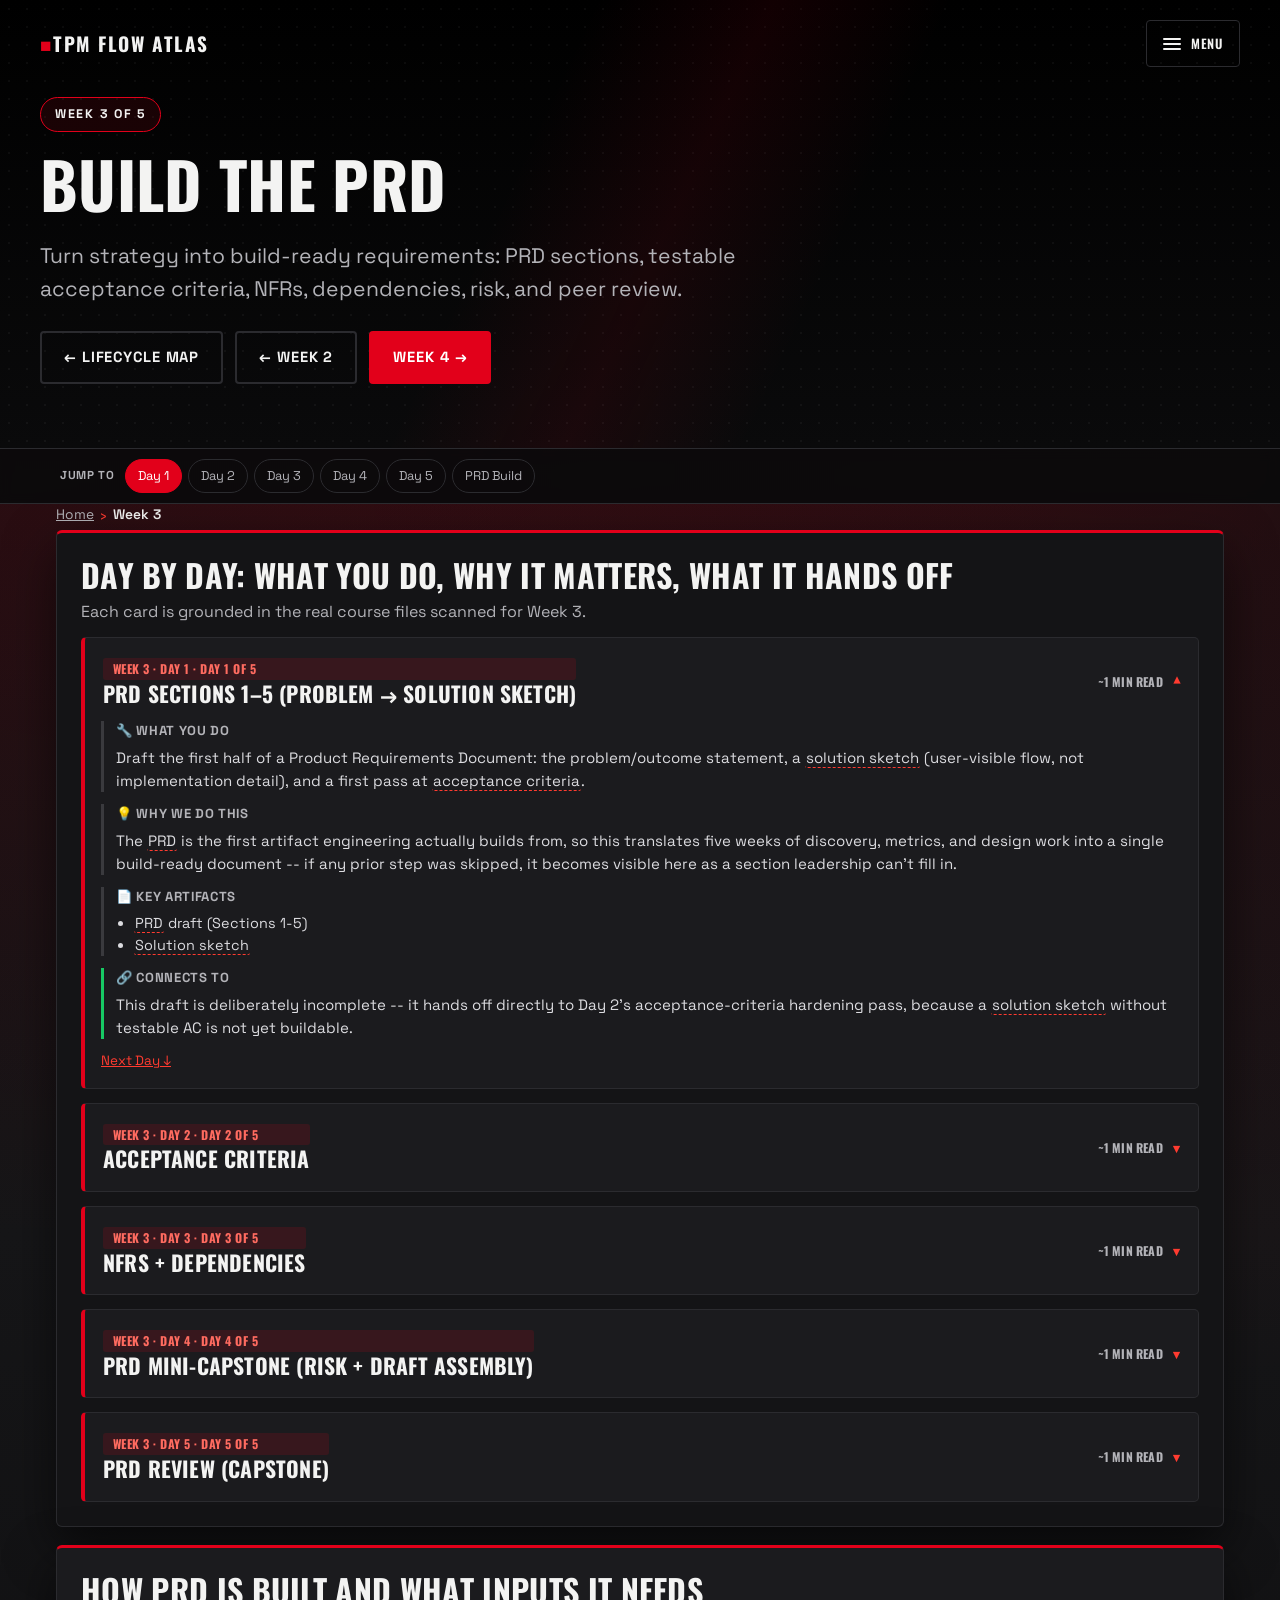
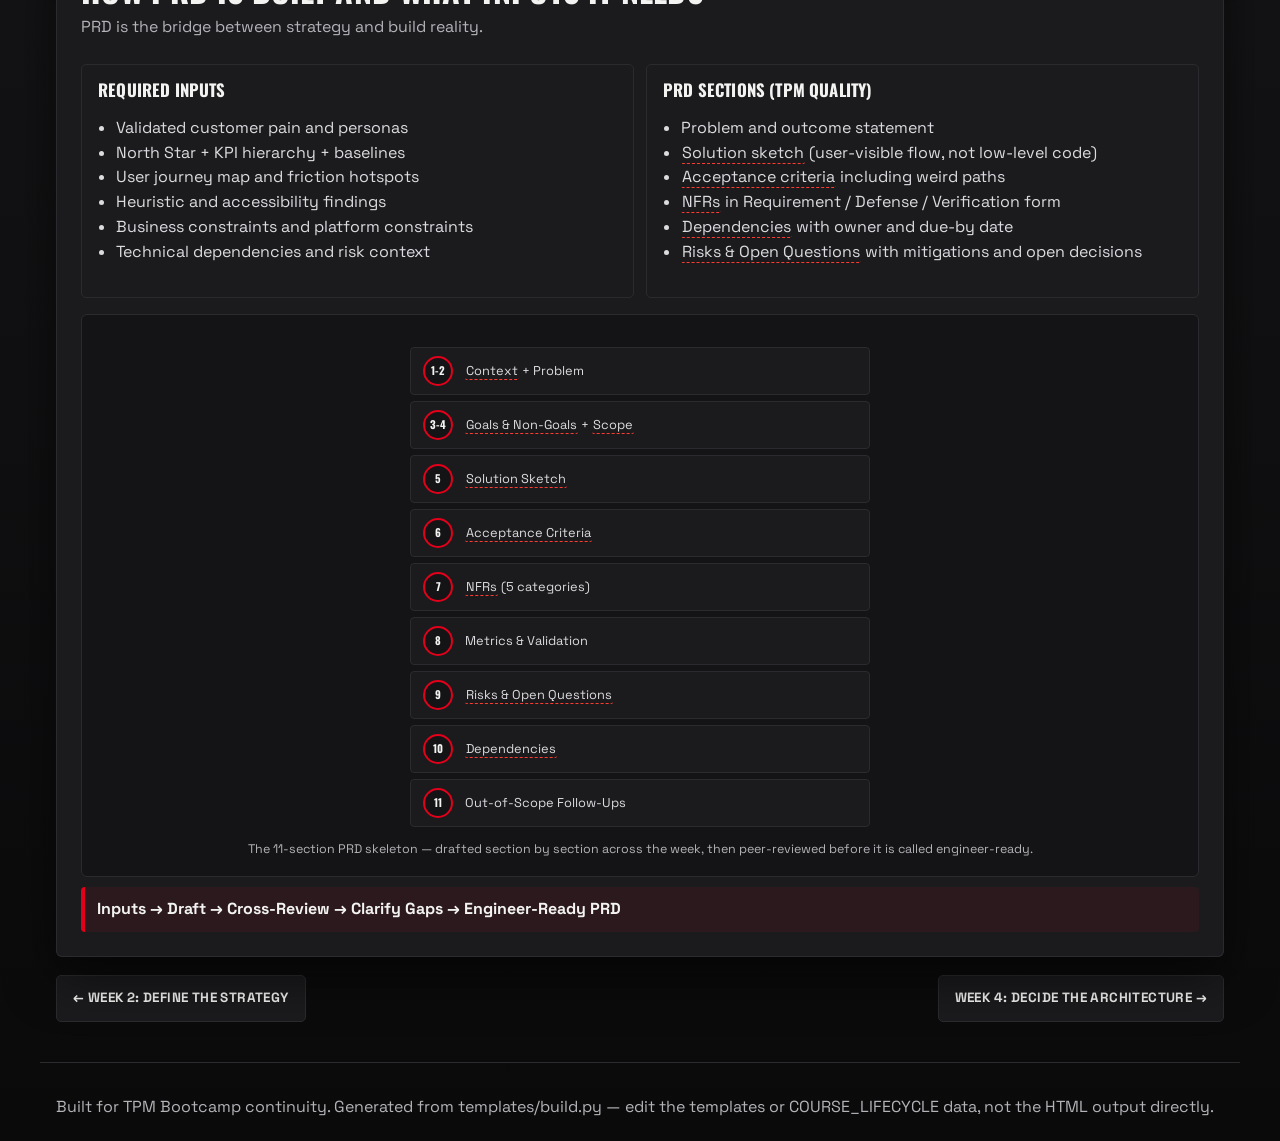
<file: week3.html>
<!DOCTYPE html>
<html lang="en">
<head>
  <meta charset="UTF-8" />
  <meta name="viewport" content="width=device-width, initial-scale=1.0" />
  <title>Week 3: Build The PRD | TPM Bootcamp Flow Atlas</title>
  <meta name="description" content="Turn strategy into build-ready requirements: PRD sections, testable acceptance criteria, NFRs, dependencies, risk, and peer review." />
  <link rel="preconnect" href="https://fonts.googleapis.com" />
  <link rel="preconnect" href="https://fonts.gstatic.com" crossorigin />
  <link href="https://fonts.googleapis.com/css2?family=Space+Grotesk:wght@400;500;700&family=Oswald:wght@500;600;700&display=swap" rel="stylesheet" />
  <link rel="icon" type="image/svg+xml" href="favicon.svg" />
  <link rel="stylesheet" href="styles.css" />
</head>
<body>
  <a class="skip-link" href="#main-content">Skip to main content</a>

  <div class="scroll-progress" aria-hidden="true"><div class="scroll-progress-bar" id="scroll-progress-bar"></div></div>

  <header class="hero hero-compact">
    <div class="hero-noise" aria-hidden="true"></div>
    <nav class="top-nav" aria-label="Primary">
      <a class="brand" href="index.html">TPM Flow Atlas</a>
      <div class="site-menu-wrap">
        <button type="button" class="menu-toggle" id="menu-toggle-btn" aria-expanded="false" aria-controls="site-menu">
          <span class="menu-icon" aria-hidden="true"><span></span><span></span><span></span></span>
          Menu
        </button>
        <div class="site-menu" id="site-menu" data-open="false">
          <div class="menu-col menu-col-core">
            <h3 class="menu-col-title">Core TPM Content</h3>
            <a href="index.html">Home</a>
            <a href="week1.html">Week 1 &middot; Understand The User</a>
            <a href="week2.html">Week 2 &middot; Define The Strategy</a>
            <a href="week3.html" class="active" aria-current="page">Week 3 &middot; Build The PRD</a>
            <a href="glossary-core.html">Core TPM Glossary</a>
          </div>
          <div class="menu-col menu-col-technical">
            <h3 class="menu-col-title">Technical Content</h3>
            <a href="week4.html">Week 4 &middot; Decide The Architecture</a>
            <a href="week5.html">Week 5 &middot; Model The Technical Details</a>
            <a href="glossary-technical.html">Technical Glossary</a>
          </div>
        </div>
      </div>
    </nav>

    <div class="hero-content">
  <p class="eyebrow">Week 3 of 5</p>
  <h1>Build The PRD</h1>
  <p class="lead">Turn strategy into build-ready requirements: PRD sections, testable acceptance criteria, NFRs, dependencies, risk, and peer review.</p>
  <div class="hero-actions">
    <a class="btn btn-ghost" href="index.html#lifecycle">&larr; Lifecycle Map</a>
<a class="btn btn-ghost" href="week2.html">&larr; Week 2</a><a class="btn btn-primary" href="week4.html">Week 4 &rarr;</a>  </div>
    </div>
  </header>

<nav class="jump-nav" aria-label="On this page">
  <div class="jump-nav-inner">
    <span class="jump-nav-label">Jump to</span>
    <a href="#d1">Day 1</a>
    <a href="#d2">Day 2</a>
    <a href="#d3">Day 3</a>
    <a href="#d4">Day 4</a>
    <a href="#d5">Day 5</a>
    <a href="#prd-title">PRD Build</a>
  </div>
</nav>

  <main id="main-content">
    <p class="breadcrumb"><a href="index.html">Home</a><span class="breadcrumb-sep" aria-hidden="true">&rsaquo;</span><span class="breadcrumb-current">Week 3</span></p>

    <section class="panel" aria-labelledby="days-title">
      <div class="section-head">
        <h2 id="days-title">Day By Day: What You Do, Why It Matters, What It Hands Off</h2>
        <p>Each card is grounded in the real course files scanned for Week 3.</p>
      </div>

      <article id="d1" class="day-card week3">
        <h3 class="day-card-title">
          <button type="button" class="day-toggle" aria-expanded="true" aria-controls="day-body-d1">
            <span class="day-toggle-text">
              <span class="day-kicker">Week 3 &middot; Day 1 &middot; Day 1 of 5</span>
              <span class="day-title-text">PRD Sections 1–5 (Problem → Solution Sketch)</span>
            </span>
            <span class="day-toggle-meta">
              <span class="day-read-time">~1 min read</span>
              <span class="day-toggle-icon" aria-hidden="true">&#9662;</span>
            </span>
          </button>
        </h3>

        <div class="day-card-body" id="day-body-d1">
          <div class="day-block block-do">
            <h4>What You Do</h4>
            <p>Draft the first half of a Product Requirements Document: the problem/outcome statement, a <span class="gloss-term" tabindex="0" role="button" aria-haspopup="dialog" aria-expanded="false" data-gloss-id="solution-sketch">solution sketch</span> (user-visible flow, not implementation detail), and a first pass at <span class="gloss-term" tabindex="0" role="button" aria-haspopup="dialog" aria-expanded="false" data-gloss-id="acceptance-criteria">acceptance criteria</span>.</p>
          </div>


          <div class="day-block block-why">
            <h4>Why We Do This</h4>
            <p>The <span class="gloss-term" tabindex="0" role="button" aria-haspopup="dialog" aria-expanded="false" data-gloss-id="prd">PRD</span> is the first artifact engineering actually builds from, so this translates five weeks of discovery, metrics, and design work into a single build-ready document -- if any prior step was skipped, it becomes visible here as a section leadership can't fill in.</p>
          </div>

          <div class="day-block block-artifacts">
            <h4>Key Artifacts</h4>
            <ul class="day-artifacts">
<li><span class="gloss-term" tabindex="0" role="button" aria-haspopup="dialog" aria-expanded="false" data-gloss-id="prd">PRD</span> draft (Sections 1-5)</li><li><span class="gloss-term" tabindex="0" role="button" aria-haspopup="dialog" aria-expanded="false" data-gloss-id="solution-sketch">Solution sketch</span></li>            </ul>
          </div>

          <div class="day-block block-connects day-connects">
            <h4>Connects To</h4>
            <p>This draft is deliberately incomplete -- it hands off directly to Day 2's acceptance-criteria hardening pass, because a <span class="gloss-term" tabindex="0" role="button" aria-haspopup="dialog" aria-expanded="false" data-gloss-id="solution-sketch">solution sketch</span> without testable AC is not yet buildable.</p>
          </div>

          <div class="day-nav-inline">
<a href="#d2">Next Day &darr;</a>          </div>
        </div>
      </article>
      <article id="d2" class="day-card week3">
        <h3 class="day-card-title">
          <button type="button" class="day-toggle" aria-expanded="false" aria-controls="day-body-d2">
            <span class="day-toggle-text">
              <span class="day-kicker">Week 3 &middot; Day 2 &middot; Day 2 of 5</span>
              <span class="day-title-text">Acceptance Criteria</span>
            </span>
            <span class="day-toggle-meta">
              <span class="day-read-time">~1 min read</span>
              <span class="day-toggle-icon" aria-hidden="true">&#9662;</span>
            </span>
          </button>
        </h3>

        <div class="day-card-body" id="day-body-d2" hidden>
          <div class="day-block block-do">
            <h4>What You Do</h4>
            <p>Write testable <span class="gloss-term" tabindex="0" role="button" aria-haspopup="dialog" aria-expanded="false" data-gloss-id="acceptance-criteria">Acceptance Criteria</span> that explicitly cover 'weird paths' (edge cases, error states, offline conditions) in addition to the happy path.</p>
          </div>


          <div class="day-block block-why">
            <h4>Why We Do This</h4>
            <p>An AC that only describes the happy path guarantees engineers will ask clarifying questions mid-sprint or ship a feature that breaks on the first edge case a real dispatcher hits. This is isolated as its own day because it is the single highest-leverage place a TPM prevents rework.</p>
          </div>

          <div class="day-block block-artifacts">
            <h4>Key Artifacts</h4>
            <ul class="day-artifacts">
<li><span class="gloss-term" tabindex="0" role="button" aria-haspopup="dialog" aria-expanded="false" data-gloss-id="acceptance-criteria">Acceptance Criteria</span> set</li><li>Weird-path checklist</li>            </ul>
          </div>

          <div class="day-block block-connects day-connects">
            <h4>Connects To</h4>
            <p>The weird-path list drafted here is cross-checked against Day 3's <span class="gloss-term" tabindex="0" role="button" aria-haspopup="dialog" aria-expanded="false" data-gloss-id="nfr">NFR</span> categories (what happens under bad network, high load, or invalid input) so reliability requirements aren't an afterthought.</p>
          </div>

          <div class="day-nav-inline">
<a href="#d1">&uarr; Prev Day</a><a href="#d3">Next Day &darr;</a>          </div>
        </div>
      </article>
      <article id="d3" class="day-card week3">
        <h3 class="day-card-title">
          <button type="button" class="day-toggle" aria-expanded="false" aria-controls="day-body-d3">
            <span class="day-toggle-text">
              <span class="day-kicker">Week 3 &middot; Day 3 &middot; Day 3 of 5</span>
              <span class="day-title-text">NFRs + Dependencies</span>
            </span>
            <span class="day-toggle-meta">
              <span class="day-read-time">~1 min read</span>
              <span class="day-toggle-icon" aria-hidden="true">&#9662;</span>
            </span>
          </button>
        </h3>

        <div class="day-card-body" id="day-body-d3" hidden>
          <div class="day-block block-do">
            <h4>What You Do</h4>
            <p>Define Non-Functional Requirements across 5 categories (Performance, Reliability, Security, Usability, Maintainability) in Requirement / Defense / Verification form, and log <span class="gloss-term" tabindex="0" role="button" aria-haspopup="dialog" aria-expanded="false" data-gloss-id="dependency">dependencies</span> with a named owner and due-by date.</p>
          </div>


          <div class="day-block block-why">
            <h4>Why We Do This</h4>
            <p>An <span class="gloss-term" tabindex="0" role="button" aria-haspopup="dialog" aria-expanded="false" data-gloss-id="nfr">NFR</span> that just says 'must be fast' can't be verified. Writing it as Requirement (the target), Defense (how the design meets it), Verification (how you'll prove it) forces the same rigor non-functional quality gets that functional features already have -- this is exactly how the course source material explains the Performance category.</p>
          </div>

          <div class="day-block block-artifacts">
            <h4>Key Artifacts</h4>
            <ul class="day-artifacts">
<li><span class="gloss-term" tabindex="0" role="button" aria-haspopup="dialog" aria-expanded="false" data-gloss-id="nfr">NFR</span> sheet (Requirement/Defense/Verification)</li><li><span class="gloss-term" tabindex="0" role="button" aria-haspopup="dialog" aria-expanded="false" data-gloss-id="dependency">Dependency</span> log with owners</li>            </ul>
          </div>

          <div class="day-block block-connects day-connects">
            <h4>Connects To</h4>
            <p>Named <span class="gloss-term" tabindex="0" role="button" aria-haspopup="dialog" aria-expanded="false" data-gloss-id="dependency">dependency</span> owners and dates feed directly into Day 4's Risk section, since an unowned <span class="gloss-term" tabindex="0" role="button" aria-haspopup="dialog" aria-expanded="false" data-gloss-id="dependency">dependency</span> is the most common hidden risk in a <span class="gloss-term" tabindex="0" role="button" aria-haspopup="dialog" aria-expanded="false" data-gloss-id="prd">PRD</span>.</p>
          </div>

          <div class="day-nav-inline">
<a href="#d2">&uarr; Prev Day</a><a href="#d4">Next Day &darr;</a>          </div>
        </div>
      </article>
      <article id="d4" class="day-card week3">
        <h3 class="day-card-title">
          <button type="button" class="day-toggle" aria-expanded="false" aria-controls="day-body-d4">
            <span class="day-toggle-text">
              <span class="day-kicker">Week 3 &middot; Day 4 &middot; Day 4 of 5</span>
              <span class="day-title-text">PRD Mini-Capstone (Risk + Draft Assembly)</span>
            </span>
            <span class="day-toggle-meta">
              <span class="day-read-time">~1 min read</span>
              <span class="day-toggle-icon" aria-hidden="true">&#9662;</span>
            </span>
          </button>
        </h3>

        <div class="day-card-body" id="day-body-d4" hidden>
          <div class="day-block block-do">
            <h4>What You Do</h4>
            <p>Assemble the full <span class="gloss-term" tabindex="0" role="button" aria-haspopup="dialog" aria-expanded="false" data-gloss-id="prd">PRD</span> draft -- <span class="gloss-term" tabindex="0" role="button" aria-haspopup="dialog" aria-expanded="false" data-gloss-id="problem-statement">problem statement</span> through <span class="gloss-term" tabindex="0" role="button" aria-haspopup="dialog" aria-expanded="false" data-gloss-id="nfr">NFRs</span> -- and add a Risks section with mitigations and explicitly flagged open decisions.</p>
          </div>


          <div class="day-block block-why">
            <h4>Why We Do This</h4>
            <p>This is the first day the <span class="gloss-term" tabindex="0" role="button" aria-haspopup="dialog" aria-expanded="false" data-gloss-id="prd">PRD</span> is judged as a whole artifact rather than section by section, which surfaces gaps that don't show up when sections are written in isolation (for example, an AC that contradicts an <span class="gloss-term" tabindex="0" role="button" aria-haspopup="dialog" aria-expanded="false" data-gloss-id="nfr">NFR</span>). Naming open decisions explicitly, instead of quietly picking one, keeps leadership able to weigh in before build starts.</p>
          </div>

          <div class="day-block block-artifacts">
            <h4>Key Artifacts</h4>
            <ul class="day-artifacts">
<li>Assembled <span class="gloss-term" tabindex="0" role="button" aria-haspopup="dialog" aria-expanded="false" data-gloss-id="prd">PRD</span> draft</li><li>Risk register with mitigations</li><li>Open decisions list</li>            </ul>
          </div>

          <div class="day-block block-connects day-connects">
            <h4>Connects To</h4>
            <p>This assembled draft is the exact input to Day 5's peer review pass, where a second set of eyes scores it against the same rigor bar before it is called engineer-ready.</p>
          </div>

          <div class="day-nav-inline">
<a href="#d3">&uarr; Prev Day</a><a href="#d5">Next Day &darr;</a>          </div>
        </div>
      </article>
      <article id="d5" class="day-card week3">
        <h3 class="day-card-title">
          <button type="button" class="day-toggle" aria-expanded="false" aria-controls="day-body-d5">
            <span class="day-toggle-text">
              <span class="day-kicker">Week 3 &middot; Day 5 &middot; Day 5 of 5</span>
              <span class="day-title-text">PRD Review (Capstone)</span>
            </span>
            <span class="day-toggle-meta">
              <span class="day-read-time">~1 min read</span>
              <span class="day-toggle-icon" aria-hidden="true">&#9662;</span>
            </span>
          </button>
        </h3>

        <div class="day-card-body" id="day-body-d5" hidden>
          <div class="day-block block-do">
            <h4>What You Do</h4>
            <p>Run a structured peer review of the completed <span class="gloss-term" tabindex="0" role="button" aria-haspopup="dialog" aria-expanded="false" data-gloss-id="prd">PRD</span> against a scoring rubric, then revise it into a final, engineer-ready version.</p>
          </div>


          <div class="day-block block-why">
            <h4>Why We Do This</h4>
            <p>A <span class="gloss-term" tabindex="0" role="button" aria-haspopup="dialog" aria-expanded="false" data-gloss-id="prd">PRD</span> that only its author has read still carries that author's blind spots. Every <span class="gloss-term" tabindex="0" role="button" aria-haspopup="dialog" aria-expanded="false" data-gloss-id="prd">PRD</span> produced in the course is pressure-tested by a peer using the same rubric an engineering lead would use, closing the loop that started with <span class="gloss-term" tabindex="0" role="button" aria-haspopup="dialog" aria-expanded="false" data-gloss-id="working-backwards">Working Backwards</span> in Week 1.</p>
          </div>

          <div class="day-block block-artifacts">
            <h4>Key Artifacts</h4>
            <ul class="day-artifacts">
<li><span class="gloss-term" tabindex="0" role="button" aria-haspopup="dialog" aria-expanded="false" data-gloss-id="prd">PRD</span> review scorecard</li><li>Final engineer-ready <span class="gloss-term" tabindex="0" role="button" aria-haspopup="dialog" aria-expanded="false" data-gloss-id="prd">PRD</span></li>            </ul>
          </div>

          <div class="day-block block-connects day-connects">
            <h4>Connects To</h4>
            <p>The revised, scored <span class="gloss-term" tabindex="0" role="button" aria-haspopup="dialog" aria-expanded="false" data-gloss-id="prd">PRD</span> is the exact document Week 4 Day 1 opens with -- architecture decisions are made against this <span class="gloss-term" tabindex="0" role="button" aria-haspopup="dialog" aria-expanded="false" data-gloss-id="prd">PRD's</span> constraints, not a rough draft.</p>
          </div>

          <div class="day-nav-inline">
<a href="#d4">&uarr; Prev Day</a>          </div>
        </div>
      </article>
    </section>


    <section class="panel" aria-labelledby="prd-title">
      <div class="section-head">
        <h2 id="prd-title">How PRD Is Built and What Inputs It Needs</h2>
        <p>PRD is the bridge between strategy and build reality.</p>
      </div>
      <div class="info-card-grid">
        <article class="info-card">
          <h3>Required Inputs</h3>
          <ul>
            <li>Validated customer pain and personas</li>
            <li>North Star + KPI hierarchy + baselines</li>
            <li>User journey map and friction hotspots</li>
            <li>Heuristic and accessibility findings</li>
            <li>Business constraints and platform constraints</li>
            <li>Technical dependencies and risk context</li>
          </ul>
        </article>
        <article class="info-card">
          <h3>PRD Sections (TPM Quality)</h3>
          <ul>
            <li>Problem and outcome statement</li>
            <li><span class="gloss-term" tabindex="0" role="button" aria-haspopup="dialog" aria-expanded="false" data-gloss-id="solution-sketch">Solution sketch</span> (user-visible flow, not low-level code)</li>
            <li><span class="gloss-term" tabindex="0" role="button" aria-haspopup="dialog" aria-expanded="false" data-gloss-id="acceptance-criteria">Acceptance criteria</span> including weird paths</li>
            <li><span class="gloss-term" tabindex="0" role="button" aria-haspopup="dialog" aria-expanded="false" data-gloss-id="nfr">NFRs</span> in Requirement / Defense / Verification form</li>
            <li><span class="gloss-term" tabindex="0" role="button" aria-haspopup="dialog" aria-expanded="false" data-gloss-id="dependency">Dependencies</span> with owner and due-by date</li>
            <li><span class="gloss-term" tabindex="0" role="button" aria-haspopup="dialog" aria-expanded="false" data-gloss-id="risk">Risks & Open Questions</span> with mitigations and open decisions</li>
          </ul>
        </article>
      </div>
      <figure class="mini-diagram">
        <div class="prd-blueprint">
          <div class="pb-row"><span class="pb-num">1-2</span><span class="pb-text"><span class="gloss-term" tabindex="0" role="button" aria-haspopup="dialog" aria-expanded="false" data-gloss-id="context-prd">Context</span> + Problem</span></div>
          <div class="pb-row"><span class="pb-num">3-4</span><span class="pb-text"><span class="gloss-term" tabindex="0" role="button" aria-haspopup="dialog" aria-expanded="false" data-gloss-id="goals-non-goals">Goals & Non-Goals</span> + <span class="gloss-term" tabindex="0" role="button" aria-haspopup="dialog" aria-expanded="false" data-gloss-id="scope">Scope</span></span></div>
          <div class="pb-row"><span class="pb-num">5</span><span class="pb-text"><span class="gloss-term" tabindex="0" role="button" aria-haspopup="dialog" aria-expanded="false" data-gloss-id="solution-sketch">Solution Sketch</span></span></div>
          <div class="pb-row"><span class="pb-num">6</span><span class="pb-text"><span class="gloss-term" tabindex="0" role="button" aria-haspopup="dialog" aria-expanded="false" data-gloss-id="acceptance-criteria">Acceptance Criteria</span></span></div>
          <div class="pb-row"><span class="pb-num">7</span><span class="pb-text"><span class="gloss-term" tabindex="0" role="button" aria-haspopup="dialog" aria-expanded="false" data-gloss-id="nfr">NFRs</span> (5 categories)</span></div>
          <div class="pb-row"><span class="pb-num">8</span><span class="pb-text">Metrics &amp; Validation</span></div>
          <div class="pb-row"><span class="pb-num">9</span><span class="pb-text"><span class="gloss-term" tabindex="0" role="button" aria-haspopup="dialog" aria-expanded="false" data-gloss-id="risk">Risks & Open Questions</span></span></div>
          <div class="pb-row"><span class="pb-num">10</span><span class="pb-text"><span class="gloss-term" tabindex="0" role="button" aria-haspopup="dialog" aria-expanded="false" data-gloss-id="dependency">Dependencies</span></span></div>
          <div class="pb-row"><span class="pb-num">11</span><span class="pb-text">Out-of-Scope Follow-Ups</span></div>
        </div>
        <figcaption>The 11-section PRD skeleton &mdash; drafted section by section across the week, then peer-reviewed before it is called engineer-ready.</figcaption>
      </figure>
      <p class="chain-flow">Inputs &rarr; Draft &rarr; Cross-Review &rarr; Clarify Gaps &rarr; Engineer-Ready PRD</p>
    </section>

    <div class="week-pager">
      <a class="week-pager-btn" href="week2.html">&larr; Week 2: Define The Strategy</a>
      <a class="week-pager-btn week-pager-next" href="week4.html">Week 4: Decide The Architecture &rarr;</a>
    </div>
  </main>

  <footer class="footer">
    <p>Built for TPM Bootcamp continuity. Generated from templates/build.py &mdash; edit the templates or COURSE_LIFECYCLE data, not the HTML output directly.</p>
  </footer>

  <button type="button" id="back-to-top" class="back-to-top" aria-label="Back to top" hidden>&uarr; Top</button>

  <div id="gloss-popover" class="gloss-popover" role="dialog" aria-labelledby="gloss-popover-term" hidden>
    <div class="gloss-popover-head">
      <span class="gloss-popover-badge" id="gloss-popover-badge"></span>
      <button type="button" class="gloss-popover-close" id="gloss-popover-close" aria-label="Close definition">&times;</button>
    </div>
    <h4 id="gloss-popover-term"></h4>
    <p id="gloss-popover-def"></p>
    <a id="gloss-popover-link" class="gloss-popover-link" href="#">View in full glossary &rarr;</a>
  </div>

  <script id="glossary-data" type="application/json">{"rccf": {"term": "RCCF", "definition": "A checklist for asking an AI a genuinely useful question: Role (who should it act as), Context (the situation), Constraints (what the answer must respect), Format (how the answer should look).", "category": "core"}, "working-backwards": {"term": "Working Backwards", "definition": "A planning method where you write the finished product's press release and FAQ before you build anything, so you're forced to prove real customer value first.", "category": "core"}, "pr-faq": {"term": "PR/FAQ", "definition": "A one-page press release plus a list of Frequently Asked Questions for a product that doesn't exist yet -- the actual document the Working Backwards method produces.", "category": "core"}, "persona": {"term": "Persona", "definition": "A description of a real type of user, built from actual behavior and evidence (not a guess), used to keep decisions grounded in a real person's needs.", "category": "core"}, "jtbd": {"term": "JTBD (Jobs To Be Done)", "definition": "A way of describing what a customer is really trying to accomplish (e.g. \u2018reassign a job in under 30 seconds\u2019), instead of a demographic label.", "category": "core"}, "pain-point": {"term": "Pain Point", "definition": "A specific moment where a real user gets stuck, frustrated, or blocked while doing their job -- written as a verb + circumstance + consequence, not a vague complaint.", "category": "core"}, "five-whys": {"term": "5 Whys", "definition": "A technique of asking \u2018why\u2019 five times in a row on a problem to dig past the surface symptom and find its true root cause.", "category": "core"}, "problem-statement": {"term": "Problem Statement", "definition": "A short, evidence-backed paragraph naming who has the problem, what it is, and how we know it's real -- the starting line for any new feature.", "category": "core"}, "evidence-brief": {"term": "Evidence Brief", "definition": "A short document that backs up a problem statement with real data points (numbers, quotes, examples) instead of opinions.", "category": "core"}, "north-star-metric": {"term": "North Star Metric", "definition": "The single number a whole team rallies around, chosen because moving it up means customers are truly better off -- not just a number that looks good in a report.", "category": "core"}, "kpi": {"term": "KPI (Key Performance Indicator)", "definition": "A specific, trackable number used to check whether a team is on track toward a bigger goal.", "category": "core"}, "metrics-pyramid": {"term": "Metrics Pyramid", "definition": "A way of organizing measurements into three layers: the North Star at the top, KPIs in the middle, and small day-to-day operational signals at the bottom.", "category": "core"}, "vanity-metric": {"term": "Vanity Metric", "definition": "A number that goes up and looks impressive but doesn't actually prove customers are better off (e.g. total signups, when most people never come back).", "category": "core"}, "counter-metric": {"term": "Counter-Metric", "definition": "A second number tracked alongside the North Star specifically to catch it being \u2018gamed\u2019 -- e.g. if speed goes up but accuracy secretly drops, this catches it.", "category": "core"}, "heuristic": {"term": "Heuristic", "definition": "One of 10 well-known rules of thumb for judging whether software is easy or hard to use (e.g. \u2018the system should always keep users informed\u2019).", "category": "core"}, "accessibility": {"term": "Accessibility (a11y)", "definition": "Designing a product so people with different abilities (vision, hearing, motor, cognitive) can still use it fully -- not an optional extra feature.", "category": "core"}, "design-principle": {"term": "Design Principle", "definition": "A short, memorable rule a team commits to that guides every future design decision (e.g. \u2018build guardrails, not cleanup workflows\u2019).", "category": "core"}, "journey-map": {"term": "Customer Journey Map", "definition": "A visual timeline of every stage a customer goes through while using a product, showing where they feel confident, confused, or frustrated at each step.", "category": "core"}, "friction-point": {"term": "Friction Point", "definition": "A specific spot in a customer journey where something slows the customer down or causes them to hesitate, doubt, or give up.", "category": "core"}, "prd": {"term": "PRD (Product Requirements Document)", "definition": "The official written plan for a feature: what problem it solves, what it must do, how you'll know it works, and what could go wrong -- the handoff to engineering.", "category": "core"}, "acceptance-criteria": {"term": "Acceptance Criteria (AC)", "definition": "A specific, testable checklist condition that must be true for a feature to be \u2018done\u2019 -- clear enough that anyone could check pass/fail without guessing.", "category": "core"}, "nfr": {"term": "NFR (Non-Functional Requirement)", "definition": "A requirement about how well something must work (how fast, how secure, how reliable) rather than what it does -- e.g. a page must load in under 2 seconds.", "category": "core"}, "dependency": {"term": "Dependency", "definition": "Something a feature needs from another team, system, or decision before it can ship -- each one should have a named owner and a due date.", "category": "core"}, "risk": {"term": "Risk (in a PRD)", "definition": "A specific thing that could go wrong with a feature, written down on purpose along with a plan for what to do if it happens.", "category": "core"}, "solution-sketch": {"term": "Solution Sketch", "definition": "A short, plain-language walkthrough of how a feature will work step-by-step from the user's point of view -- the visible flow, not low-level code.", "category": "core"}, "context-prd": {"term": "Context (PRD section)", "definition": "The background section of a document that explains the business situation and the problem being solved, so a reader with no prior history can understand why it matters.", "category": "core"}, "goals-non-goals": {"term": "Goals & Non-Goals", "definition": "An explicit list of what a feature IS trying to do (goals) and, just as importantly, what it deliberately is NOT trying to do -- this stops scope from silently growing.", "category": "core"}, "scope": {"term": "Scope", "definition": "The exact boundary of what is and isn't included in a piece of work.", "category": "core"}, "stakeholder": {"term": "Stakeholder", "definition": "Any person or team who has a real interest in a decision and whose input or sign-off is needed before moving forward.", "category": "core"}, "sign-off": {"term": "Sign-Off", "definition": "A stakeholder's explicit, named approval on a specific decision or document -- not just a passive 'no objection.'", "category": "core"}, "capstone": {"term": "Capstone", "definition": "The final, cumulative project at the end of the Boot Camp where every skill learned across all 8 weeks gets applied together on one real feature.", "category": "core"}, "monolith": {"term": "Monolith", "definition": "One single, large application where all the features live together in one shared codebase and get deployed together as one unit.", "category": "technical"}, "microservices": {"term": "Microservices", "definition": "An architecture style where a product is split into many small, independent services (e.g. a separate Billing Service and Notification Service) that can each be built and deployed on their own.", "category": "technical"}, "integration-map": {"term": "Integration Map", "definition": "A diagram showing every system a feature talks to and the exact \u2018contract\u2019 (data format and rules) each connection uses.", "category": "technical"}, "stride": {"term": "STRIDE", "definition": "A checklist of 6 threat categories used to find security weaknesses: Spoofing, Tampering, Repudiation, Information disclosure, Denial of service, Elevation of privilege.", "category": "technical"}, "threat-model": {"term": "Threat Model", "definition": "A structured exercise of walking through a system on purpose to find where an attacker could cause harm, before it's built.", "category": "technical"}, "compliance": {"term": "Compliance", "definition": "A set of external rules or standards (like SOC 2, or a privacy law) a product must follow, often requiring proof like an audit trail.", "category": "technical"}, "c4-diagram": {"term": "C4 Diagram", "definition": "A standard way of drawing software architecture at 4 zoom levels: Context, Container, Component, and Code -- TPMs typically only draw the first two.", "category": "technical"}, "context-diagram": {"term": "Context Diagram (C4 Level 1)", "definition": "The most zoomed-out architecture diagram: the system as one box, the people who use it, and the other systems it talks to.", "category": "technical"}, "container-diagram": {"term": "Container Diagram (C4 Level 2)", "definition": "A more zoomed-in architecture diagram showing every independently deployable piece inside the system (web app, API, database, queue) and how they talk to each other.", "category": "technical"}, "trust-boundary": {"term": "Trust Boundary", "definition": "A line on a diagram marking where data moves from something your team fully controls into something owned by someone else -- the exact spot security reviews focus on.", "category": "technical"}, "slo": {"term": "SLO (Service Level Objective)", "definition": "A specific, measurable target for how well a system should perform, e.g. \u201895% of requests finish in under 2 seconds.\u2019", "category": "technical"}, "latency": {"term": "Latency", "definition": "How long it takes a system to respond after a request is made -- usually measured in milliseconds or seconds.", "category": "technical"}, "availability": {"term": "Availability", "definition": "The percentage of time a system is actually up and working, out of all the time it's supposed to be working (e.g. 99.5% availability).", "category": "technical"}, "availability-zone": {"term": "Availability Zone (AZ)", "definition": "An isolated data center within a cloud region; spreading a system across multiple AZs protects against one data center failing.", "category": "technical"}, "error-budget": {"term": "Error Budget", "definition": "The small amount of allowed failure built into an availability target (e.g. 99.5% availability leaves about 3.6 hours/month) -- a practical tool for deciding when to ship features versus focus on reliability.", "category": "technical"}, "rate-limit": {"term": "Rate Limit", "definition": "A rule that caps how many requests a single user or system can make in a given time period, to protect the system from being overwhelmed.", "category": "technical"}, "idempotency": {"term": "Idempotency", "definition": "A safety property where doing the exact same request twice (e.g. a network retry) produces the same result as doing it once, instead of duplicating the action.", "category": "technical"}, "trade-off": {"term": "Trade-Off", "definition": "An explicit choice between two good options where picking one means accepting a specific downside on purpose, instead of pretending there's a perfect option.", "category": "technical"}, "tcd": {"term": "TCD (Technical Considerations Document)", "definition": "The technical follow-up document to the PRD covering architecture, security, diagrams, performance targets, and trade-offs -- the final handoff to engineering.", "category": "technical"}, "tmd": {"term": "TMD (Technical Modeling Document)", "definition": "The document that turns an approved architecture into a literal buildable system: the database design, the cloud infrastructure layout, and the API contract.", "category": "technical"}, "entity-model": {"term": "Entity Model", "definition": "A design of the data itself: what \u2018things\u2019 (entities) the system stores, what fields each one has, and how they relate to each other.", "category": "technical"}, "access-pattern": {"term": "Access Pattern", "definition": "A specific, named way the application will read or write data (e.g. \u2018list all open tickets for a shop, sorted by priority\u2019) -- named before tables are designed.", "category": "technical"}, "normalization": {"term": "Normalization", "definition": "A database design principle of avoiding storing the same piece of data in more than one place, to prevent it from going out of sync.", "category": "technical"}, "database-index": {"term": "Index (database)", "definition": "A special lookup structure added to a database table that makes a specific kind of search much faster, at the cost of extra storage and slightly slower writes.", "category": "technical"}, "primary-key": {"term": "Primary Key", "definition": "A field (or set of fields) that uniquely identifies one row in a database table.", "category": "technical"}, "foreign-key": {"term": "Foreign Key", "definition": "A field in one table that points to the Primary Key of another table, creating a relationship between the two.", "category": "technical"}, "managed-service": {"term": "Managed Service", "definition": "A cloud component (like a database) the cloud provider operates and maintains for you, versus \u2018self-managed\u2019 where your own team patches, scales, and fixes it.", "category": "technical"}, "multi-tenancy": {"term": "Multi-Tenancy", "definition": "An architecture where multiple customers (\u2018tenants\u2019) share the same underlying application and infrastructure, with their data kept logically separated.", "category": "technical"}, "network-boundary": {"term": "Network Boundary", "definition": "The decision of where a system is reachable from -- e.g. open to the public internet versus restricted to a private internal network.", "category": "technical"}, "rest-api": {"term": "REST API", "definition": "A common web API style where each \u2018thing\u2019 in the system (like a Customer or an Order) is a resource with its own URL, acted on with standard HTTP methods.", "category": "technical"}, "soap-api": {"term": "SOAP API", "definition": "An older, more rigid web API style using strict XML messages and formal contracts -- still the right default in some regulated or legacy enterprise environments.", "category": "technical"}, "api-resource": {"term": "Resource (API)", "definition": "A \u2018thing\u2019 exposed by an API that clients can read or change, always represented by a noun (e.g. /tickets), never a verb.", "category": "technical"}, "endpoint": {"term": "Endpoint", "definition": "One specific, callable URL + method combination in an API, e.g. \u2018POST /v1/assignments.\u2019", "category": "technical"}, "http-method": {"term": "HTTP Method", "definition": "The verb part of an API call that says what action to take on a resource: GET (read), POST (create), PATCH (partially update), DELETE (remove).", "category": "technical"}, "status-code": {"term": "Status Code", "definition": "A standardized 3-digit number an API returns to say what happened, e.g. 200 (success), 404 (not found), 429 (too many requests).", "category": "technical"}, "api-versioning": {"term": "API Versioning", "definition": "A strategy (like putting /v1/ in the URL) for changing an API over time without breaking the clients already using the old version.", "category": "technical"}, "rom-cost": {"term": "ROM Cost (Rough Order of Magnitude)", "definition": "An early, deliberately approximate cost estimate (e.g. within 25-50% accuracy) used to sanity-check a decision before an exact number is possible.", "category": "technical"}}</script>
  <script src="script.js"></script>
</body>
</html>
</file>
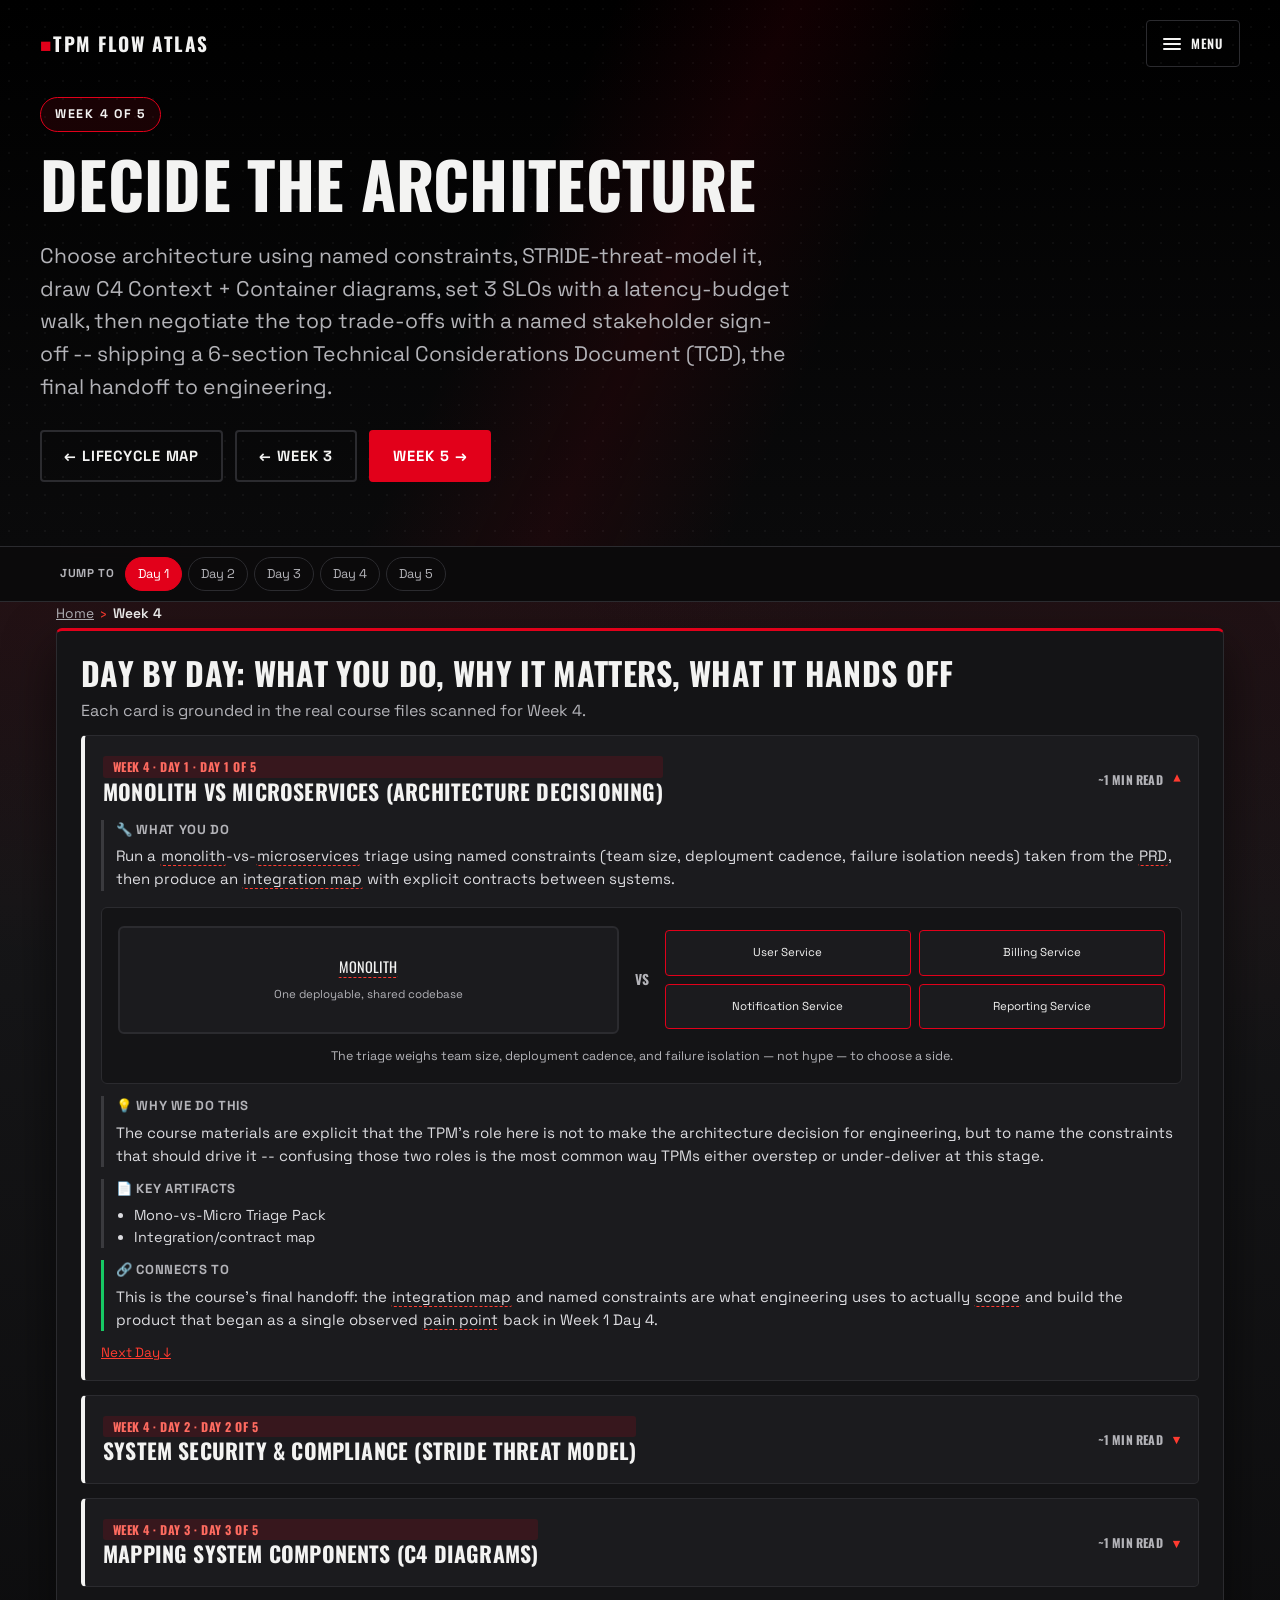
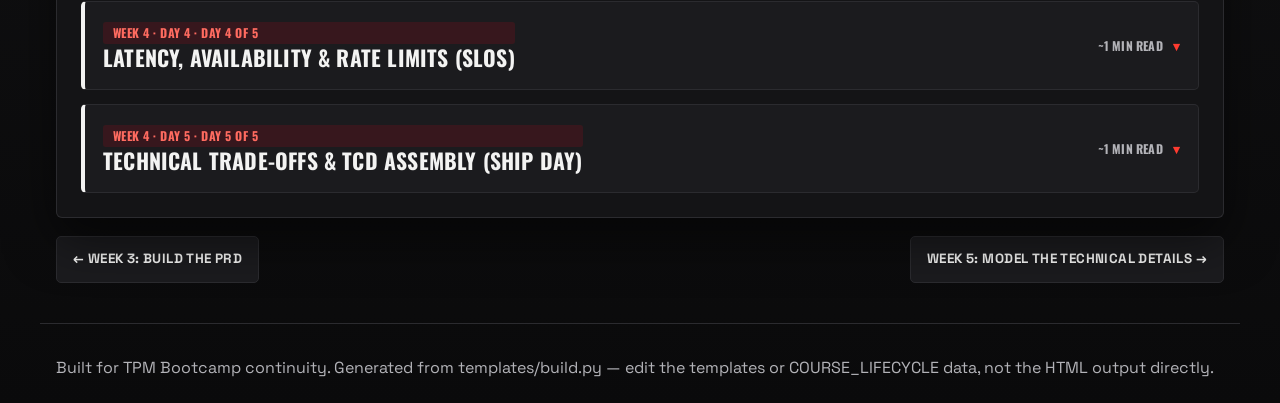
<file: week4.html>
<!DOCTYPE html>
<html lang="en">
<head>
  <meta charset="UTF-8" />
  <meta name="viewport" content="width=device-width, initial-scale=1.0" />
  <title>Week 4: Decide The Architecture | TPM Bootcamp Flow Atlas</title>
  <meta name="description" content="Choose architecture using named constraints, STRIDE-threat-model it, draw C4 Context + Container diagrams, set 3 SLOs with a latency-budget walk, then negotiate the top trade-offs with a named stakeholder sign-off -- shipping a 6-section Technical Considerations Document (TCD), the final handoff to engineering." />
  <link rel="preconnect" href="https://fonts.googleapis.com" />
  <link rel="preconnect" href="https://fonts.gstatic.com" crossorigin />
  <link href="https://fonts.googleapis.com/css2?family=Space+Grotesk:wght@400;500;700&family=Oswald:wght@500;600;700&display=swap" rel="stylesheet" />
  <link rel="icon" type="image/svg+xml" href="favicon.svg" />
  <link rel="stylesheet" href="styles.css" />
</head>
<body>
  <a class="skip-link" href="#main-content">Skip to main content</a>

  <div class="scroll-progress" aria-hidden="true"><div class="scroll-progress-bar" id="scroll-progress-bar"></div></div>

  <header class="hero hero-compact">
    <div class="hero-noise" aria-hidden="true"></div>
    <nav class="top-nav" aria-label="Primary">
      <a class="brand" href="index.html">TPM Flow Atlas</a>
      <div class="site-menu-wrap">
        <button type="button" class="menu-toggle" id="menu-toggle-btn" aria-expanded="false" aria-controls="site-menu">
          <span class="menu-icon" aria-hidden="true"><span></span><span></span><span></span></span>
          Menu
        </button>
        <div class="site-menu" id="site-menu" data-open="false">
          <div class="menu-col menu-col-core">
            <h3 class="menu-col-title">Core TPM Content</h3>
            <a href="index.html">Home</a>
            <a href="week1.html">Week 1 &middot; Understand The User</a>
            <a href="week2.html">Week 2 &middot; Define The Strategy</a>
            <a href="week3.html">Week 3 &middot; Build The PRD</a>
            <a href="glossary-core.html">Core TPM Glossary</a>
          </div>
          <div class="menu-col menu-col-technical">
            <h3 class="menu-col-title">Technical Content</h3>
            <a href="week4.html" class="active" aria-current="page">Week 4 &middot; Decide The Architecture</a>
            <a href="week5.html">Week 5 &middot; Model The Technical Details</a>
            <a href="glossary-technical.html">Technical Glossary</a>
          </div>
        </div>
      </div>
    </nav>

    <div class="hero-content">
  <p class="eyebrow">Week 4 of 5</p>
  <h1>Decide The Architecture</h1>
  <p class="lead">Choose architecture using named constraints, STRIDE-threat-model it, draw C4 Context + Container diagrams, set 3 SLOs with a latency-budget walk, then negotiate the top trade-offs with a named stakeholder sign-off -- shipping a 6-section Technical Considerations Document (TCD), the final handoff to engineering.</p>
  <div class="hero-actions">
    <a class="btn btn-ghost" href="index.html#lifecycle">&larr; Lifecycle Map</a>
<a class="btn btn-ghost" href="week3.html">&larr; Week 3</a><a class="btn btn-primary" href="week5.html">Week 5 &rarr;</a>  </div>
    </div>
  </header>

<nav class="jump-nav" aria-label="On this page">
  <div class="jump-nav-inner">
    <span class="jump-nav-label">Jump to</span>
    <a href="#d1">Day 1</a>
    <a href="#d2">Day 2</a>
    <a href="#d3">Day 3</a>
    <a href="#d4">Day 4</a>
    <a href="#d5">Day 5</a>
  </div>
</nav>

  <main id="main-content">
    <p class="breadcrumb"><a href="index.html">Home</a><span class="breadcrumb-sep" aria-hidden="true">&rsaquo;</span><span class="breadcrumb-current">Week 4</span></p>

    <section class="panel" aria-labelledby="days-title">
      <div class="section-head">
        <h2 id="days-title">Day By Day: What You Do, Why It Matters, What It Hands Off</h2>
        <p>Each card is grounded in the real course files scanned for Week 4.</p>
      </div>

      <article id="d1" class="day-card week4">
        <h3 class="day-card-title">
          <button type="button" class="day-toggle" aria-expanded="true" aria-controls="day-body-d1">
            <span class="day-toggle-text">
              <span class="day-kicker">Week 4 &middot; Day 1 &middot; Day 1 of 5</span>
              <span class="day-title-text">Monolith vs Microservices (Architecture Decisioning)</span>
            </span>
            <span class="day-toggle-meta">
              <span class="day-read-time">~1 min read</span>
              <span class="day-toggle-icon" aria-hidden="true">&#9662;</span>
            </span>
          </button>
        </h3>

        <div class="day-card-body" id="day-body-d1">
          <div class="day-block block-do">
            <h4>What You Do</h4>
            <p>Run a <span class="gloss-term" tabindex="0" role="button" aria-haspopup="dialog" aria-expanded="false" data-gloss-id="monolith">monolith</span>-vs-<span class="gloss-term" tabindex="0" role="button" aria-haspopup="dialog" aria-expanded="false" data-gloss-id="microservices">microservices</span> triage using named constraints (team size, deployment cadence, failure isolation needs) taken from the <span class="gloss-term" tabindex="0" role="button" aria-haspopup="dialog" aria-expanded="false" data-gloss-id="prd">PRD</span>, then produce an <span class="gloss-term" tabindex="0" role="button" aria-haspopup="dialog" aria-expanded="false" data-gloss-id="integration-map">integration map</span> with explicit contracts between systems.</p>
          </div>

<figure class="mini-diagram"><div class="arch-compare"><div class="arch-mono-block"><span class="gloss-term" tabindex="0" role="button" aria-haspopup="dialog" aria-expanded="false" data-gloss-id="monolith">MONOLITH</span><span class="arch-sub">One deployable, shared codebase</span></div><span class="ac-vs">VS</span><div class="arch-micro-grid"><span class="arch-micro-block">User Service</span><span class="arch-micro-block">Billing Service</span><span class="arch-micro-block">Notification Service</span><span class="arch-micro-block">Reporting Service</span></div></div><figcaption>The triage weighs team size, deployment cadence, and failure isolation &mdash; not hype &mdash; to choose a side.</figcaption></figure>
          <div class="day-block block-why">
            <h4>Why We Do This</h4>
            <p>The course materials are explicit that the TPM's role here is not to make the architecture decision for engineering, but to name the constraints that should drive it -- confusing those two roles is the most common way TPMs either overstep or under-deliver at this stage.</p>
          </div>

          <div class="day-block block-artifacts">
            <h4>Key Artifacts</h4>
            <ul class="day-artifacts">
<li>Mono-vs-Micro Triage Pack</li><li>Integration/contract map</li>            </ul>
          </div>

          <div class="day-block block-connects day-connects">
            <h4>Connects To</h4>
            <p>This is the course's final handoff: the <span class="gloss-term" tabindex="0" role="button" aria-haspopup="dialog" aria-expanded="false" data-gloss-id="integration-map">integration map</span> and named constraints are what engineering uses to actually <span class="gloss-term" tabindex="0" role="button" aria-haspopup="dialog" aria-expanded="false" data-gloss-id="scope">scope</span> and build the product that began as a single observed <span class="gloss-term" tabindex="0" role="button" aria-haspopup="dialog" aria-expanded="false" data-gloss-id="pain-point">pain point</span> back in Week 1 Day 4.</p>
          </div>

          <div class="day-nav-inline">
<a href="#d2">Next Day &darr;</a>          </div>
        </div>
      </article>
      <article id="d2" class="day-card week4">
        <h3 class="day-card-title">
          <button type="button" class="day-toggle" aria-expanded="false" aria-controls="day-body-d2">
            <span class="day-toggle-text">
              <span class="day-kicker">Week 4 &middot; Day 2 &middot; Day 2 of 5</span>
              <span class="day-title-text">System Security &amp; Compliance (STRIDE Threat Model)</span>
            </span>
            <span class="day-toggle-meta">
              <span class="day-read-time">~1 min read</span>
              <span class="day-toggle-icon" aria-hidden="true">&#9662;</span>
            </span>
          </button>
        </h3>

        <div class="day-card-body" id="day-body-d2" hidden>
          <div class="day-block block-do">
            <h4>What You Do</h4>
            <p>Run a <span class="gloss-term" tabindex="0" role="button" aria-haspopup="dialog" aria-expanded="false" data-gloss-id="stride">STRIDE</span> threat-model pass -- Spoofing, Tampering, Repudiation, Information disclosure, Denial of service, Elevation of privilege -- across every integration boundary in Day 1's map, cull to the top 5 threats with a named owner each, check which <span class="gloss-term" tabindex="0" role="button" aria-haspopup="dialog" aria-expanded="false" data-gloss-id="compliance">compliance</span> frame applies (SOC 2, a privacy regime, or an industry-specific rule), and rewrite the <span class="gloss-term" tabindex="0" role="button" aria-haspopup="dialog" aria-expanded="false" data-gloss-id="prd">PRD's</span> first-draft Security & <span class="gloss-term" tabindex="0" role="button" aria-haspopup="dialog" aria-expanded="false" data-gloss-id="compliance">Compliance</span> <span class="gloss-term" tabindex="0" role="button" aria-haspopup="dialog" aria-expanded="false" data-gloss-id="nfr">NFRs</span> at the architecture level.</p>
          </div>

<figure class="mini-diagram"><div class="stride-grid"><span class="heuristic-chip"><span class="hc-num">S</span>Spoofing</span><span class="heuristic-chip"><span class="hc-num">T</span>Tampering</span><span class="heuristic-chip"><span class="hc-num">R</span>Repudiation</span><span class="heuristic-chip"><span class="hc-num">I</span>Info. Disclosure</span><span class="heuristic-chip"><span class="hc-num">D</span>Denial of Service</span><span class="heuristic-chip"><span class="hc-num">E</span>Elevation of Privilege</span></div><figcaption><span class="gloss-term" tabindex="0" role="button" aria-haspopup="dialog" aria-expanded="false" data-gloss-id="stride">STRIDE</span> &mdash; walked at every arrow (data in motion) and box (data at <span class="gloss-term" tabindex="0" role="button" aria-haspopup="dialog" aria-expanded="false" data-gloss-id="rest-api">rest</span>) in the <span class="gloss-term" tabindex="0" role="button" aria-haspopup="dialog" aria-expanded="false" data-gloss-id="integration-map">integration map</span>.</figcaption></figure>
          <div class="day-block block-why">
            <h4>Why We Do This</h4>
            <p>The course is explicit that a TPM is not the security expert -- the job is to drive the right conversation with security and hand over a starting <span class="gloss-term" tabindex="0" role="button" aria-haspopup="dialog" aria-expanded="false" data-gloss-id="threat-model">threat model</span> the security team can validate, not build from scratch. Skipping this step means the <span class="gloss-term" tabindex="0" role="button" aria-haspopup="dialog" aria-expanded="false" data-gloss-id="prd">PRD's</span> Week 3 first-draft <span class="gloss-term" tabindex="0" role="button" aria-haspopup="dialog" aria-expanded="false" data-gloss-id="nfr">NFRs</span>, written before the architecture existed, ship unchanged against a real attack surface nobody ever walked.</p>
          </div>

          <div class="day-block block-artifacts">
            <h4>Key Artifacts</h4>
            <ul class="day-artifacts">
<li><span class="gloss-term" tabindex="0" role="button" aria-haspopup="dialog" aria-expanded="false" data-gloss-id="stride">STRIDE</span> <span class="gloss-term" tabindex="0" role="button" aria-haspopup="dialog" aria-expanded="false" data-gloss-id="threat-model">threat model</span> (top-5 threats)</li><li>Revised Security & <span class="gloss-term" tabindex="0" role="button" aria-haspopup="dialog" aria-expanded="false" data-gloss-id="compliance">Compliance</span> <span class="gloss-term" tabindex="0" role="button" aria-haspopup="dialog" aria-expanded="false" data-gloss-id="nfr">NFRs</span> (<span class="gloss-term" tabindex="0" role="button" aria-haspopup="dialog" aria-expanded="false" data-gloss-id="tcd">TCD</span> §3)</li><li>Security <span class="gloss-term" tabindex="0" role="button" aria-haspopup="dialog" aria-expanded="false" data-gloss-id="stakeholder">stakeholder</span> brief</li>            </ul>
          </div>

          <div class="day-block block-connects day-connects">
            <h4>Connects To</h4>
            <p>The top-5 threats and revised <span class="gloss-term" tabindex="0" role="button" aria-haspopup="dialog" aria-expanded="false" data-gloss-id="nfr">NFRs</span> become <span class="gloss-term" tabindex="0" role="button" aria-haspopup="dialog" aria-expanded="false" data-gloss-id="tcd">TCD</span> Section 3 -- a sibling to the <span class="gloss-term" tabindex="0" role="button" aria-haspopup="dialog" aria-expanded="false" data-gloss-id="prd">PRD's</span> Section 7, not a replacement -- and the named owners and open questions feed straight into the 1-page security brief that gets handed to an actual security partner before build starts.</p>
          </div>

          <div class="day-nav-inline">
<a href="#d1">&uarr; Prev Day</a><a href="#d3">Next Day &darr;</a>          </div>
        </div>
      </article>
      <article id="d3" class="day-card week4">
        <h3 class="day-card-title">
          <button type="button" class="day-toggle" aria-expanded="false" aria-controls="day-body-d3">
            <span class="day-toggle-text">
              <span class="day-kicker">Week 4 &middot; Day 3 &middot; Day 3 of 5</span>
              <span class="day-title-text">Mapping System Components (C4 Diagrams)</span>
            </span>
            <span class="day-toggle-meta">
              <span class="day-read-time">~1 min read</span>
              <span class="day-toggle-icon" aria-hidden="true">&#9662;</span>
            </span>
          </button>
        </h3>

        <div class="day-card-body" id="day-body-d3" hidden>
          <div class="day-block block-do">
            <h4>What You Do</h4>
            <p>Draw two <span class="gloss-term" tabindex="0" role="button" aria-haspopup="dialog" aria-expanded="false" data-gloss-id="c4-diagram">C4-style diagrams</span> for the feature - a <span class="gloss-term" tabindex="0" role="button" aria-haspopup="dialog" aria-expanded="false" data-gloss-id="context-diagram">Context diagram</span> (Level 1: the system, its people, and external neighbors) and a <span class="gloss-term" tabindex="0" role="button" aria-haspopup="dialog" aria-expanded="false" data-gloss-id="container-diagram">Container diagram</span> (Level 2: every independently deployable unit and how they talk) - then stress-test both against three lenses: failure, <span class="gloss-term" tabindex="0" role="button" aria-haspopup="dialog" aria-expanded="false" data-gloss-id="trust-boundary">trust boundary</span>, and evolvability.</p>
          </div>

<figure class="mini-diagram"><div class="flow-strip"><span class="fs-box">People / Roles</span><span class="fs-arrow">&rarr;</span><span class="fs-box fs-accent">System (<span class="gloss-term" tabindex="0" role="button" aria-haspopup="dialog" aria-expanded="false" data-gloss-id="context-prd">Context</span>)</span><span class="fs-arrow">&rarr;</span><span class="fs-box"><span class="gloss-term" tabindex="0" role="button" aria-haspopup="dialog" aria-expanded="false" data-gloss-id="container-diagram">Containers</span> / Modules</span><span class="fs-arrow">&rarr;</span><span class="fs-box">External Systems</span></div><figcaption>Two diagrams, not one: <span class="gloss-term" tabindex="0" role="button" aria-haspopup="dialog" aria-expanded="false" data-gloss-id="context-prd">Context</span> (who and what talks to the system) and Container (what deploys independently inside it) &mdash; Component and Code levels stay with engineering.</figcaption></figure>
          <div class="day-block block-why">
            <h4>Why We Do This</h4>
            <p>Prose descriptions of architecture hide gaps that a real diagram exposes immediately. The course is explicit that Component- and Code-level diagrams are engineering's job, not the TPM's - the TPM's job is <span class="gloss-term" tabindex="0" role="button" aria-haspopup="dialog" aria-expanded="false" data-gloss-id="context-diagram">Context + Container</span>, drawn well enough that an outsider or a security reviewer can follow it in under 90 seconds.</p>
          </div>

          <div class="day-block block-artifacts">
            <h4>Key Artifacts</h4>
            <ul class="day-artifacts">
<li><span class="gloss-term" tabindex="0" role="button" aria-haspopup="dialog" aria-expanded="false" data-gloss-id="c4-diagram">C4</span> <span class="gloss-term" tabindex="0" role="button" aria-haspopup="dialog" aria-expanded="false" data-gloss-id="context-diagram">Context diagram</span></li><li><span class="gloss-term" tabindex="0" role="button" aria-haspopup="dialog" aria-expanded="false" data-gloss-id="c4-diagram">C4</span> <span class="gloss-term" tabindex="0" role="button" aria-haspopup="dialog" aria-expanded="false" data-gloss-id="container-diagram">Container diagram</span></li><li>Trust-boundary markup</li><li>Three-Lens stress test (failure / <span class="gloss-term" tabindex="0" role="button" aria-haspopup="dialog" aria-expanded="false" data-gloss-id="trust-boundary">trust boundary</span> / evolvability)</li>            </ul>
          </div>

          <div class="day-block block-connects day-connects">
            <h4>Connects To</h4>
            <p>The <span class="gloss-term" tabindex="0" role="button" aria-haspopup="dialog" aria-expanded="false" data-gloss-id="container-diagram">Container diagram</span> becomes the direct input to Day 4's per-hop <span class="gloss-term" tabindex="0" role="button" aria-haspopup="dialog" aria-expanded="false" data-gloss-id="latency">latency</span> budgeting, and the trust-boundary markings feed straight into Day 2's <span class="gloss-term" tabindex="0" role="button" aria-haspopup="dialog" aria-expanded="false" data-gloss-id="stride">STRIDE</span> <span class="gloss-term" tabindex="0" role="button" aria-haspopup="dialog" aria-expanded="false" data-gloss-id="threat-model">threat model</span> as the concrete boundaries an attacker could actually cross.</p>
          </div>

          <div class="day-nav-inline">
<a href="#d2">&uarr; Prev Day</a><a href="#d4">Next Day &darr;</a>          </div>
        </div>
      </article>
      <article id="d4" class="day-card week4">
        <h3 class="day-card-title">
          <button type="button" class="day-toggle" aria-expanded="false" aria-controls="day-body-d4">
            <span class="day-toggle-text">
              <span class="day-kicker">Week 4 &middot; Day 4 &middot; Day 4 of 5</span>
              <span class="day-title-text">Latency, Availability &amp; Rate Limits (SLOs)</span>
            </span>
            <span class="day-toggle-meta">
              <span class="day-read-time">~1 min read</span>
              <span class="day-toggle-icon" aria-hidden="true">&#9662;</span>
            </span>
          </button>
        </h3>

        <div class="day-card-body" id="day-body-d4" hidden>
          <div class="day-block block-do">
            <h4>What You Do</h4>
            <p>Set three <span class="gloss-term" tabindex="0" role="button" aria-haspopup="dialog" aria-expanded="false" data-gloss-id="slo">SLOs</span> - <span class="gloss-term" tabindex="0" role="button" aria-haspopup="dialog" aria-expanded="false" data-gloss-id="latency">latency</span> (p<N> ≤ Xms), <span class="gloss-term" tabindex="0" role="button" aria-haspopup="dialog" aria-expanded="false" data-gloss-id="availability">availability</span> (N% over a window, with an <span class="gloss-term" tabindex="0" role="button" aria-haspopup="dialog" aria-expanded="false" data-gloss-id="error-budget">error budget</span>), and a <span class="gloss-term" tabindex="0" role="button" aria-haspopup="dialog" aria-expanded="false" data-gloss-id="rate-limit">rate-limit</span> policy - then walk the Day 3 <span class="gloss-term" tabindex="0" role="button" aria-haspopup="dialog" aria-expanded="false" data-gloss-id="container-diagram">Container diagram</span> hop by hop to check whether the real architecture can actually hit the <span class="gloss-term" tabindex="0" role="button" aria-haspopup="dialog" aria-expanded="false" data-gloss-id="latency">latency</span> target.</p>
          </div>

<figure class="mini-diagram"><div class="flow-strip"><span class="fs-box"><span class="gloss-term" tabindex="0" role="button" aria-haspopup="dialog" aria-expanded="false" data-gloss-id="latency">Latency</span> <span class="gloss-term" tabindex="0" role="button" aria-haspopup="dialog" aria-expanded="false" data-gloss-id="slo">SLO</span></span><span class="fs-arrow">+</span><span class="fs-box"><span class="gloss-term" tabindex="0" role="button" aria-haspopup="dialog" aria-expanded="false" data-gloss-id="availability">Availability</span> <span class="gloss-term" tabindex="0" role="button" aria-haspopup="dialog" aria-expanded="false" data-gloss-id="slo">SLO</span></span><span class="fs-arrow">+</span><span class="fs-box fs-accent"><span class="gloss-term" tabindex="0" role="button" aria-haspopup="dialog" aria-expanded="false" data-gloss-id="rate-limit">Rate-Limit</span> Policy</span><span class="fs-arrow">&rarr;</span><span class="fs-box"><span class="gloss-term" tabindex="0" role="button" aria-haspopup="dialog" aria-expanded="false" data-gloss-id="latency">Latency</span>-Budget Walk</span></div><figcaption>Three <span class="gloss-term" tabindex="0" role="button" aria-haspopup="dialog" aria-expanded="false" data-gloss-id="slo">SLOs</span>, then a hop-by-hop walk of the Day 3 <span class="gloss-term" tabindex="0" role="button" aria-haspopup="dialog" aria-expanded="false" data-gloss-id="container-diagram">Container diagram</span> to check the architecture can actually hit the number.</figcaption></figure>
          <div class="day-block block-why">
            <h4>Why We Do This</h4>
            <p>An <span class="gloss-term" tabindex="0" role="button" aria-haspopup="dialog" aria-expanded="false" data-gloss-id="slo">SLO</span> without a percentile, a window, and a defense is a guess dressed up as a number. The <span class="gloss-term" tabindex="0" role="button" aria-haspopup="dialog" aria-expanded="false" data-gloss-id="error-budget">error budget</span> turns an abstract percentage into a decision tool - inside budget, ship features; near or past it, prioritize reliability - so a team can tell objectively when to slow down instead of arguing about vibes.</p>
          </div>

          <div class="day-block block-artifacts">
            <h4>Key Artifacts</h4>
            <ul class="day-artifacts">
<li><span class="gloss-term" tabindex="0" role="button" aria-haspopup="dialog" aria-expanded="false" data-gloss-id="latency">Latency</span> / <span class="gloss-term" tabindex="0" role="button" aria-haspopup="dialog" aria-expanded="false" data-gloss-id="availability">Availability</span> / <span class="gloss-term" tabindex="0" role="button" aria-haspopup="dialog" aria-expanded="false" data-gloss-id="rate-limit">Rate-limit</span> <span class="gloss-term" tabindex="0" role="button" aria-haspopup="dialog" aria-expanded="false" data-gloss-id="slo">SLO</span> sheet</li><li><span class="gloss-term" tabindex="0" role="button" aria-haspopup="dialog" aria-expanded="false" data-gloss-id="latency">Latency</span>-budget walk (hop-by-hop)</li><li>AI sanity-check provenance note</li>            </ul>
          </div>

          <div class="day-block block-connects day-connects">
            <h4>Connects To</h4>
            <p>The <span class="gloss-term" tabindex="0" role="button" aria-haspopup="dialog" aria-expanded="false" data-gloss-id="latency">latency</span>-budget walk's dominant-hop finding becomes Day 5's evidence for a durability-vs-<span class="gloss-term" tabindex="0" role="button" aria-haspopup="dialog" aria-expanded="false" data-gloss-id="latency">latency</span> <span class="gloss-term" tabindex="0" role="button" aria-haspopup="dialog" aria-expanded="false" data-gloss-id="trade-off">trade-off</span>, and all three <span class="gloss-term" tabindex="0" role="button" aria-haspopup="dialog" aria-expanded="false" data-gloss-id="slo">SLOs</span> carry forward unchanged into Week 5's data-layer and cloud-topology decisions as the numbers every later choice must protect.</p>
          </div>

          <div class="day-nav-inline">
<a href="#d3">&uarr; Prev Day</a><a href="#d5">Next Day &darr;</a>          </div>
        </div>
      </article>
      <article id="d5" class="day-card week4">
        <h3 class="day-card-title">
          <button type="button" class="day-toggle" aria-expanded="false" aria-controls="day-body-d5">
            <span class="day-toggle-text">
              <span class="day-kicker">Week 4 &middot; Day 5 &middot; Day 5 of 5</span>
              <span class="day-title-text">Technical Trade-Offs &amp; TCD Assembly (Ship Day)</span>
            </span>
            <span class="day-toggle-meta">
              <span class="day-read-time">~1 min read</span>
              <span class="day-toggle-icon" aria-hidden="true">&#9662;</span>
            </span>
          </button>
        </h3>

        <div class="day-card-body" id="day-body-d5" hidden>
          <div class="day-block block-do">
            <h4>What You Do</h4>
            <p>Write the top 5 technical <span class="gloss-term" tabindex="0" role="button" aria-haspopup="dialog" aria-expanded="false" data-gloss-id="trade-off">trade-offs</span> in a strict Option A vs Option B → Choice → Accepted cost → Revisit trigger format spanning at least 3 tension categories, build a <span class="gloss-term" tabindex="0" role="button" aria-haspopup="dialog" aria-expanded="false" data-gloss-id="stakeholder">stakeholder</span> <span class="gloss-term" tabindex="0" role="button" aria-haspopup="dialog" aria-expanded="false" data-gloss-id="sign-off">sign-off</span> matrix with a named real person per constraint, then integrate and cross-review all 6 <span class="gloss-term" tabindex="0" role="button" aria-haspopup="dialog" aria-expanded="false" data-gloss-id="tcd">TCD</span> sections before shipping.</p>
          </div>

<figure class="mini-diagram"><div class="flow-strip"><span class="fs-box">Option A</span><span class="fs-arrow">vs</span><span class="fs-box">Option B</span><span class="fs-arrow">&rarr;</span><span class="fs-box fs-accent">Choice + Accepted Cost</span><span class="fs-arrow">&rarr;</span><span class="fs-box">Revisit Trigger</span></div><figcaption>The exact <span class="gloss-term" tabindex="0" role="button" aria-haspopup="dialog" aria-expanded="false" data-gloss-id="trade-off">trade-off</span> pattern, repeated 5 times, then locked to a named <span class="gloss-term" tabindex="0" role="button" aria-haspopup="dialog" aria-expanded="false" data-gloss-id="stakeholder">stakeholder</span> before the <span class="gloss-term" tabindex="0" role="button" aria-haspopup="dialog" aria-expanded="false" data-gloss-id="tcd">TCD</span> ships.</figcaption></figure>
          <div class="day-block block-why">
            <h4>Why We Do This</h4>
            <p>A <span class="gloss-term" tabindex="0" role="button" aria-haspopup="dialog" aria-expanded="false" data-gloss-id="trade-off">trade-off</span> that only describes the choice made ('we picked a <span class="gloss-term" tabindex="0" role="button" aria-haspopup="dialog" aria-expanded="false" data-gloss-id="monolith">monolith</span>') isn't a <span class="gloss-term" tabindex="0" role="button" aria-haspopup="dialog" aria-expanded="false" data-gloss-id="trade-off">trade-off</span> - naming the accepted cost and the revisit trigger is what separates senior architectural thinking from a feature list, and a constraint with no named owner is a constraint nobody actually implements.</p>
          </div>

          <div class="day-block block-artifacts">
            <h4>Key Artifacts</h4>
            <ul class="day-artifacts">
<li>Top-5 <span class="gloss-term" tabindex="0" role="button" aria-haspopup="dialog" aria-expanded="false" data-gloss-id="trade-off">Trade-Offs</span> (<span class="gloss-term" tabindex="0" role="button" aria-haspopup="dialog" aria-expanded="false" data-gloss-id="tcd">TCD</span> Section 5)</li><li><span class="gloss-term" tabindex="0" role="button" aria-haspopup="dialog" aria-expanded="false" data-gloss-id="stakeholder">Stakeholder</span> <span class="gloss-term" tabindex="0" role="button" aria-haspopup="dialog" aria-expanded="false" data-gloss-id="sign-off">Sign-Off</span> Matrix (<span class="gloss-term" tabindex="0" role="button" aria-haspopup="dialog" aria-expanded="false" data-gloss-id="tcd">TCD</span> Section 6)</li><li>Integration + cross-review checklist</li><li>Shipped <span class="gloss-term" tabindex="0" role="button" aria-haspopup="dialog" aria-expanded="false" data-gloss-id="tcd">TCD</span> status: Approved / Approved with gaps</li>            </ul>
          </div>

          <div class="day-block block-connects day-connects">
            <h4>Connects To</h4>
            <p>This is the final Week 4 handoff - the shipped Technical Considerations Document (<span class="gloss-term" tabindex="0" role="button" aria-haspopup="dialog" aria-expanded="false" data-gloss-id="tcd">TCD</span>, 6 sections) becomes the spine Week 5 builds on: its component map drives the data model, its <span class="gloss-term" tabindex="0" role="button" aria-haspopup="dialog" aria-expanded="false" data-gloss-id="slo">SLOs</span> set the performance baseline, and its <span class="gloss-term" tabindex="0" role="button" aria-haspopup="dialog" aria-expanded="false" data-gloss-id="threat-model">threat model</span> drives encryption and key-management decisions.</p>
          </div>

          <div class="day-nav-inline">
<a href="#d4">&uarr; Prev Day</a>          </div>
        </div>
      </article>
    </section>



    <div class="week-pager">
      <a class="week-pager-btn" href="week3.html">&larr; Week 3: Build The PRD</a>
      <a class="week-pager-btn week-pager-next" href="week5.html">Week 5: Model The Technical Details &rarr;</a>
    </div>
  </main>

  <footer class="footer">
    <p>Built for TPM Bootcamp continuity. Generated from templates/build.py &mdash; edit the templates or COURSE_LIFECYCLE data, not the HTML output directly.</p>
  </footer>

  <button type="button" id="back-to-top" class="back-to-top" aria-label="Back to top" hidden>&uarr; Top</button>

  <div id="gloss-popover" class="gloss-popover" role="dialog" aria-labelledby="gloss-popover-term" hidden>
    <div class="gloss-popover-head">
      <span class="gloss-popover-badge" id="gloss-popover-badge"></span>
      <button type="button" class="gloss-popover-close" id="gloss-popover-close" aria-label="Close definition">&times;</button>
    </div>
    <h4 id="gloss-popover-term"></h4>
    <p id="gloss-popover-def"></p>
    <a id="gloss-popover-link" class="gloss-popover-link" href="#">View in full glossary &rarr;</a>
  </div>

  <script id="glossary-data" type="application/json">{"rccf": {"term": "RCCF", "definition": "A checklist for asking an AI a genuinely useful question: Role (who should it act as), Context (the situation), Constraints (what the answer must respect), Format (how the answer should look).", "category": "core"}, "working-backwards": {"term": "Working Backwards", "definition": "A planning method where you write the finished product's press release and FAQ before you build anything, so you're forced to prove real customer value first.", "category": "core"}, "pr-faq": {"term": "PR/FAQ", "definition": "A one-page press release plus a list of Frequently Asked Questions for a product that doesn't exist yet -- the actual document the Working Backwards method produces.", "category": "core"}, "persona": {"term": "Persona", "definition": "A description of a real type of user, built from actual behavior and evidence (not a guess), used to keep decisions grounded in a real person's needs.", "category": "core"}, "jtbd": {"term": "JTBD (Jobs To Be Done)", "definition": "A way of describing what a customer is really trying to accomplish (e.g. \u2018reassign a job in under 30 seconds\u2019), instead of a demographic label.", "category": "core"}, "pain-point": {"term": "Pain Point", "definition": "A specific moment where a real user gets stuck, frustrated, or blocked while doing their job -- written as a verb + circumstance + consequence, not a vague complaint.", "category": "core"}, "five-whys": {"term": "5 Whys", "definition": "A technique of asking \u2018why\u2019 five times in a row on a problem to dig past the surface symptom and find its true root cause.", "category": "core"}, "problem-statement": {"term": "Problem Statement", "definition": "A short, evidence-backed paragraph naming who has the problem, what it is, and how we know it's real -- the starting line for any new feature.", "category": "core"}, "evidence-brief": {"term": "Evidence Brief", "definition": "A short document that backs up a problem statement with real data points (numbers, quotes, examples) instead of opinions.", "category": "core"}, "north-star-metric": {"term": "North Star Metric", "definition": "The single number a whole team rallies around, chosen because moving it up means customers are truly better off -- not just a number that looks good in a report.", "category": "core"}, "kpi": {"term": "KPI (Key Performance Indicator)", "definition": "A specific, trackable number used to check whether a team is on track toward a bigger goal.", "category": "core"}, "metrics-pyramid": {"term": "Metrics Pyramid", "definition": "A way of organizing measurements into three layers: the North Star at the top, KPIs in the middle, and small day-to-day operational signals at the bottom.", "category": "core"}, "vanity-metric": {"term": "Vanity Metric", "definition": "A number that goes up and looks impressive but doesn't actually prove customers are better off (e.g. total signups, when most people never come back).", "category": "core"}, "counter-metric": {"term": "Counter-Metric", "definition": "A second number tracked alongside the North Star specifically to catch it being \u2018gamed\u2019 -- e.g. if speed goes up but accuracy secretly drops, this catches it.", "category": "core"}, "heuristic": {"term": "Heuristic", "definition": "One of 10 well-known rules of thumb for judging whether software is easy or hard to use (e.g. \u2018the system should always keep users informed\u2019).", "category": "core"}, "accessibility": {"term": "Accessibility (a11y)", "definition": "Designing a product so people with different abilities (vision, hearing, motor, cognitive) can still use it fully -- not an optional extra feature.", "category": "core"}, "design-principle": {"term": "Design Principle", "definition": "A short, memorable rule a team commits to that guides every future design decision (e.g. \u2018build guardrails, not cleanup workflows\u2019).", "category": "core"}, "journey-map": {"term": "Customer Journey Map", "definition": "A visual timeline of every stage a customer goes through while using a product, showing where they feel confident, confused, or frustrated at each step.", "category": "core"}, "friction-point": {"term": "Friction Point", "definition": "A specific spot in a customer journey where something slows the customer down or causes them to hesitate, doubt, or give up.", "category": "core"}, "prd": {"term": "PRD (Product Requirements Document)", "definition": "The official written plan for a feature: what problem it solves, what it must do, how you'll know it works, and what could go wrong -- the handoff to engineering.", "category": "core"}, "acceptance-criteria": {"term": "Acceptance Criteria (AC)", "definition": "A specific, testable checklist condition that must be true for a feature to be \u2018done\u2019 -- clear enough that anyone could check pass/fail without guessing.", "category": "core"}, "nfr": {"term": "NFR (Non-Functional Requirement)", "definition": "A requirement about how well something must work (how fast, how secure, how reliable) rather than what it does -- e.g. a page must load in under 2 seconds.", "category": "core"}, "dependency": {"term": "Dependency", "definition": "Something a feature needs from another team, system, or decision before it can ship -- each one should have a named owner and a due date.", "category": "core"}, "risk": {"term": "Risk (in a PRD)", "definition": "A specific thing that could go wrong with a feature, written down on purpose along with a plan for what to do if it happens.", "category": "core"}, "solution-sketch": {"term": "Solution Sketch", "definition": "A short, plain-language walkthrough of how a feature will work step-by-step from the user's point of view -- the visible flow, not low-level code.", "category": "core"}, "context-prd": {"term": "Context (PRD section)", "definition": "The background section of a document that explains the business situation and the problem being solved, so a reader with no prior history can understand why it matters.", "category": "core"}, "goals-non-goals": {"term": "Goals & Non-Goals", "definition": "An explicit list of what a feature IS trying to do (goals) and, just as importantly, what it deliberately is NOT trying to do -- this stops scope from silently growing.", "category": "core"}, "scope": {"term": "Scope", "definition": "The exact boundary of what is and isn't included in a piece of work.", "category": "core"}, "stakeholder": {"term": "Stakeholder", "definition": "Any person or team who has a real interest in a decision and whose input or sign-off is needed before moving forward.", "category": "core"}, "sign-off": {"term": "Sign-Off", "definition": "A stakeholder's explicit, named approval on a specific decision or document -- not just a passive 'no objection.'", "category": "core"}, "capstone": {"term": "Capstone", "definition": "The final, cumulative project at the end of the Boot Camp where every skill learned across all 8 weeks gets applied together on one real feature.", "category": "core"}, "monolith": {"term": "Monolith", "definition": "One single, large application where all the features live together in one shared codebase and get deployed together as one unit.", "category": "technical"}, "microservices": {"term": "Microservices", "definition": "An architecture style where a product is split into many small, independent services (e.g. a separate Billing Service and Notification Service) that can each be built and deployed on their own.", "category": "technical"}, "integration-map": {"term": "Integration Map", "definition": "A diagram showing every system a feature talks to and the exact \u2018contract\u2019 (data format and rules) each connection uses.", "category": "technical"}, "stride": {"term": "STRIDE", "definition": "A checklist of 6 threat categories used to find security weaknesses: Spoofing, Tampering, Repudiation, Information disclosure, Denial of service, Elevation of privilege.", "category": "technical"}, "threat-model": {"term": "Threat Model", "definition": "A structured exercise of walking through a system on purpose to find where an attacker could cause harm, before it's built.", "category": "technical"}, "compliance": {"term": "Compliance", "definition": "A set of external rules or standards (like SOC 2, or a privacy law) a product must follow, often requiring proof like an audit trail.", "category": "technical"}, "c4-diagram": {"term": "C4 Diagram", "definition": "A standard way of drawing software architecture at 4 zoom levels: Context, Container, Component, and Code -- TPMs typically only draw the first two.", "category": "technical"}, "context-diagram": {"term": "Context Diagram (C4 Level 1)", "definition": "The most zoomed-out architecture diagram: the system as one box, the people who use it, and the other systems it talks to.", "category": "technical"}, "container-diagram": {"term": "Container Diagram (C4 Level 2)", "definition": "A more zoomed-in architecture diagram showing every independently deployable piece inside the system (web app, API, database, queue) and how they talk to each other.", "category": "technical"}, "trust-boundary": {"term": "Trust Boundary", "definition": "A line on a diagram marking where data moves from something your team fully controls into something owned by someone else -- the exact spot security reviews focus on.", "category": "technical"}, "slo": {"term": "SLO (Service Level Objective)", "definition": "A specific, measurable target for how well a system should perform, e.g. \u201895% of requests finish in under 2 seconds.\u2019", "category": "technical"}, "latency": {"term": "Latency", "definition": "How long it takes a system to respond after a request is made -- usually measured in milliseconds or seconds.", "category": "technical"}, "availability": {"term": "Availability", "definition": "The percentage of time a system is actually up and working, out of all the time it's supposed to be working (e.g. 99.5% availability).", "category": "technical"}, "availability-zone": {"term": "Availability Zone (AZ)", "definition": "An isolated data center within a cloud region; spreading a system across multiple AZs protects against one data center failing.", "category": "technical"}, "error-budget": {"term": "Error Budget", "definition": "The small amount of allowed failure built into an availability target (e.g. 99.5% availability leaves about 3.6 hours/month) -- a practical tool for deciding when to ship features versus focus on reliability.", "category": "technical"}, "rate-limit": {"term": "Rate Limit", "definition": "A rule that caps how many requests a single user or system can make in a given time period, to protect the system from being overwhelmed.", "category": "technical"}, "idempotency": {"term": "Idempotency", "definition": "A safety property where doing the exact same request twice (e.g. a network retry) produces the same result as doing it once, instead of duplicating the action.", "category": "technical"}, "trade-off": {"term": "Trade-Off", "definition": "An explicit choice between two good options where picking one means accepting a specific downside on purpose, instead of pretending there's a perfect option.", "category": "technical"}, "tcd": {"term": "TCD (Technical Considerations Document)", "definition": "The technical follow-up document to the PRD covering architecture, security, diagrams, performance targets, and trade-offs -- the final handoff to engineering.", "category": "technical"}, "tmd": {"term": "TMD (Technical Modeling Document)", "definition": "The document that turns an approved architecture into a literal buildable system: the database design, the cloud infrastructure layout, and the API contract.", "category": "technical"}, "entity-model": {"term": "Entity Model", "definition": "A design of the data itself: what \u2018things\u2019 (entities) the system stores, what fields each one has, and how they relate to each other.", "category": "technical"}, "access-pattern": {"term": "Access Pattern", "definition": "A specific, named way the application will read or write data (e.g. \u2018list all open tickets for a shop, sorted by priority\u2019) -- named before tables are designed.", "category": "technical"}, "normalization": {"term": "Normalization", "definition": "A database design principle of avoiding storing the same piece of data in more than one place, to prevent it from going out of sync.", "category": "technical"}, "database-index": {"term": "Index (database)", "definition": "A special lookup structure added to a database table that makes a specific kind of search much faster, at the cost of extra storage and slightly slower writes.", "category": "technical"}, "primary-key": {"term": "Primary Key", "definition": "A field (or set of fields) that uniquely identifies one row in a database table.", "category": "technical"}, "foreign-key": {"term": "Foreign Key", "definition": "A field in one table that points to the Primary Key of another table, creating a relationship between the two.", "category": "technical"}, "managed-service": {"term": "Managed Service", "definition": "A cloud component (like a database) the cloud provider operates and maintains for you, versus \u2018self-managed\u2019 where your own team patches, scales, and fixes it.", "category": "technical"}, "multi-tenancy": {"term": "Multi-Tenancy", "definition": "An architecture where multiple customers (\u2018tenants\u2019) share the same underlying application and infrastructure, with their data kept logically separated.", "category": "technical"}, "network-boundary": {"term": "Network Boundary", "definition": "The decision of where a system is reachable from -- e.g. open to the public internet versus restricted to a private internal network.", "category": "technical"}, "rest-api": {"term": "REST API", "definition": "A common web API style where each \u2018thing\u2019 in the system (like a Customer or an Order) is a resource with its own URL, acted on with standard HTTP methods.", "category": "technical"}, "soap-api": {"term": "SOAP API", "definition": "An older, more rigid web API style using strict XML messages and formal contracts -- still the right default in some regulated or legacy enterprise environments.", "category": "technical"}, "api-resource": {"term": "Resource (API)", "definition": "A \u2018thing\u2019 exposed by an API that clients can read or change, always represented by a noun (e.g. /tickets), never a verb.", "category": "technical"}, "endpoint": {"term": "Endpoint", "definition": "One specific, callable URL + method combination in an API, e.g. \u2018POST /v1/assignments.\u2019", "category": "technical"}, "http-method": {"term": "HTTP Method", "definition": "The verb part of an API call that says what action to take on a resource: GET (read), POST (create), PATCH (partially update), DELETE (remove).", "category": "technical"}, "status-code": {"term": "Status Code", "definition": "A standardized 3-digit number an API returns to say what happened, e.g. 200 (success), 404 (not found), 429 (too many requests).", "category": "technical"}, "api-versioning": {"term": "API Versioning", "definition": "A strategy (like putting /v1/ in the URL) for changing an API over time without breaking the clients already using the old version.", "category": "technical"}, "rom-cost": {"term": "ROM Cost (Rough Order of Magnitude)", "definition": "An early, deliberately approximate cost estimate (e.g. within 25-50% accuracy) used to sanity-check a decision before an exact number is possible.", "category": "technical"}}</script>
  <script src="script.js"></script>
</body>
</html>
</file>
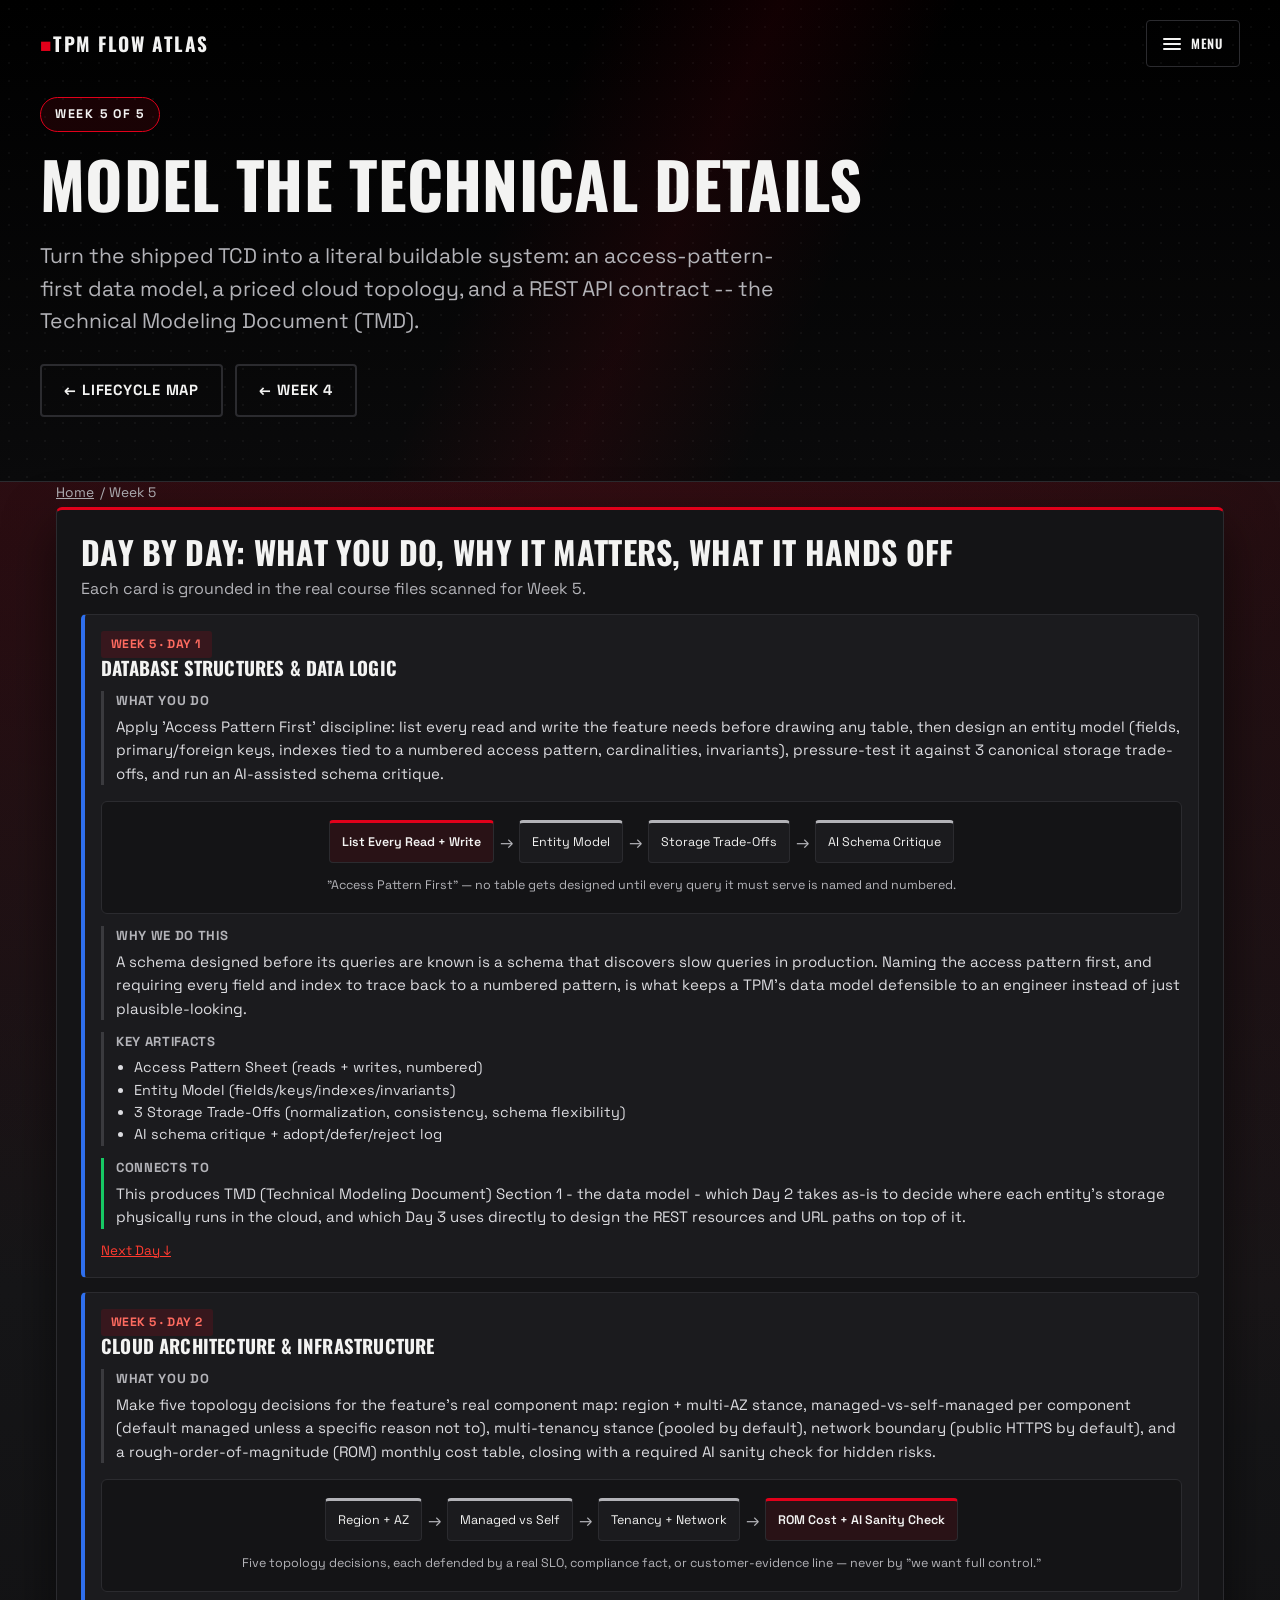
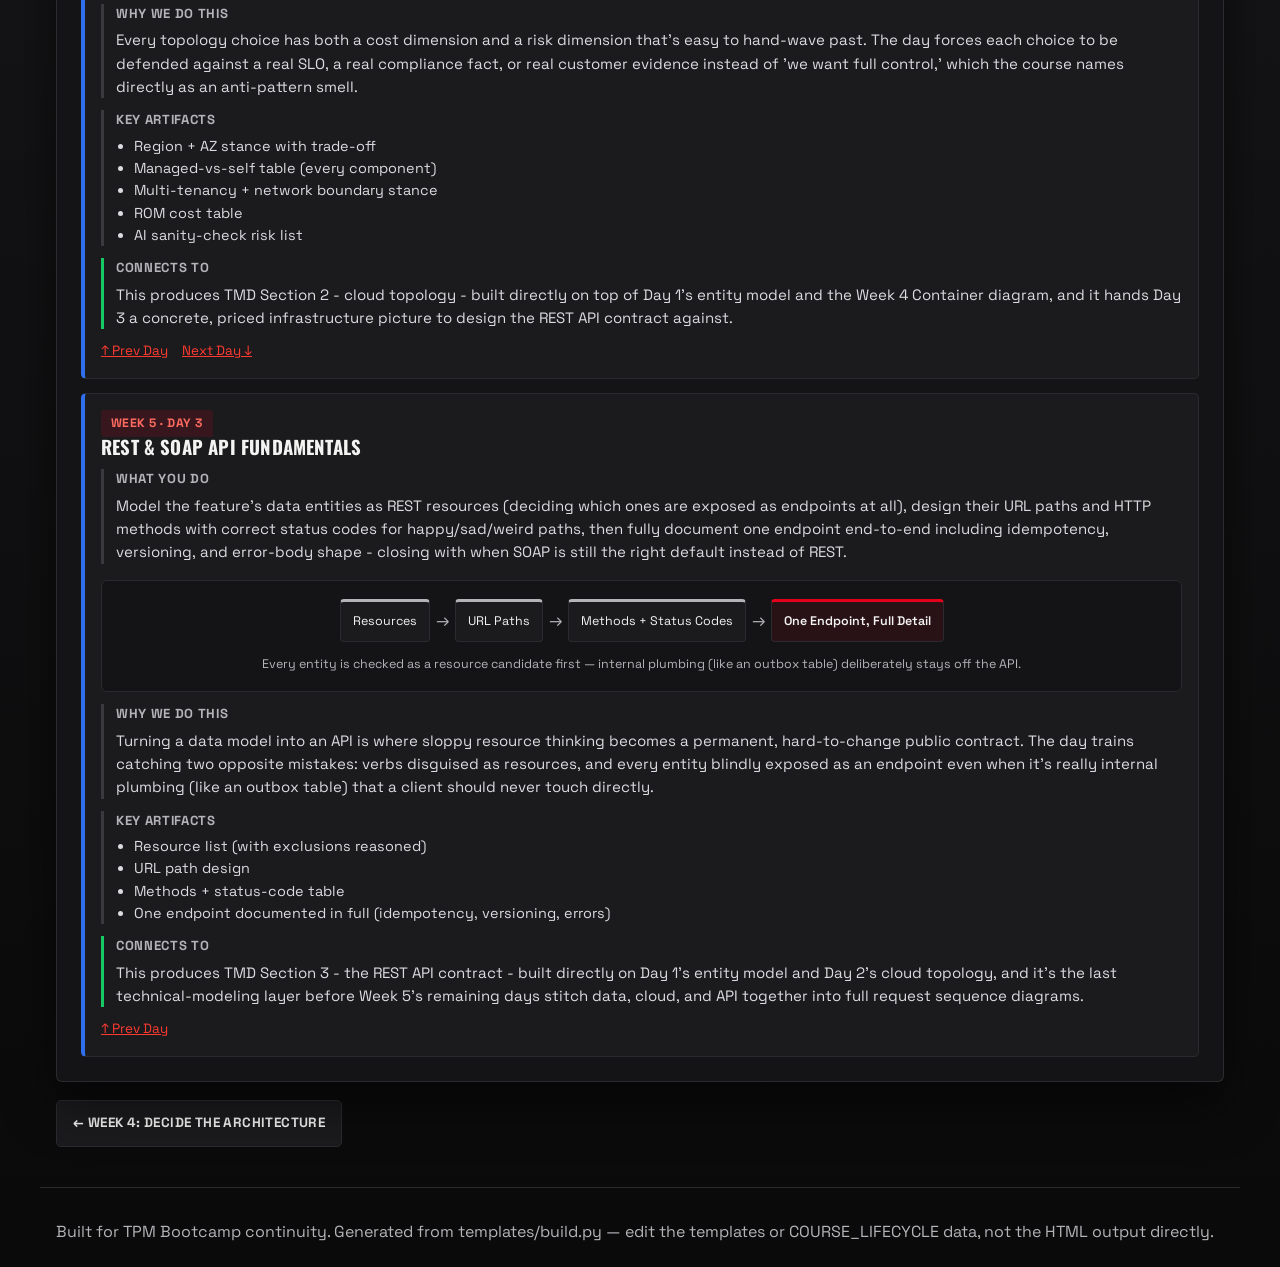
<file: week5.html>
<!DOCTYPE html>
<html lang="en">
<head>
  <meta charset="UTF-8" />
  <meta name="viewport" content="width=device-width, initial-scale=1.0" />
  <title>Week 5: Model The Technical Details | TPM Bootcamp Flow Atlas</title>
  <meta name="description" content="Turn the shipped TCD into a literal buildable system: an access-pattern-first data model, a priced cloud topology, and a REST API contract -- the Technical Modeling Document (TMD)." />
  <link rel="preconnect" href="https://fonts.googleapis.com" />
  <link rel="preconnect" href="https://fonts.gstatic.com" crossorigin />
  <link href="https://fonts.googleapis.com/css2?family=Space+Grotesk:wght@400;500;700&family=Oswald:wght@500;600;700&display=swap" rel="stylesheet" />
  <link rel="stylesheet" href="styles.css" />
</head>
<body>
  <a class="skip-link" href="#main-content">Skip to main content</a>

  <header class="hero hero-compact">
    <div class="hero-noise" aria-hidden="true"></div>
    <nav class="top-nav" aria-label="Primary">
      <a class="brand" href="index.html">TPM Flow Atlas</a>
      <div class="site-menu-wrap">
        <button type="button" class="menu-toggle" id="menu-toggle-btn" aria-expanded="false" aria-controls="site-menu">
          <span class="menu-icon" aria-hidden="true"><span></span><span></span><span></span></span>
          Menu
        </button>
        <div class="site-menu" id="site-menu" data-open="false">
          <div class="menu-col menu-col-core">
            <h3 class="menu-col-title">Core TPM Content</h3>
            <a href="index.html">Home</a>
            <a href="week1.html">Week 1 &middot; Understand The User</a>
            <a href="week2.html">Week 2 &middot; Define The Strategy</a>
            <a href="week3.html">Week 3 &middot; Build The PRD</a>
          </div>
          <div class="menu-col menu-col-technical">
            <h3 class="menu-col-title">Technical Content</h3>
            <a href="week4.html">Week 4 &middot; Decide The Architecture</a>
            <a href="week5.html" class="active" aria-current="page">Week 5 &middot; Model The Technical Details</a>
          </div>
        </div>
      </div>
    </nav>

    <div class="hero-content">
  <p class="eyebrow">Week 5 of 5</p>
  <h1>Model The Technical Details</h1>
  <p class="lead">Turn the shipped TCD into a literal buildable system: an access-pattern-first data model, a priced cloud topology, and a REST API contract -- the Technical Modeling Document (TMD).</p>
  <div class="hero-actions">
    <a class="btn btn-ghost" href="index.html#lifecycle">&larr; Lifecycle Map</a>
<a class="btn btn-ghost" href="week4.html">&larr; Week 4</a>  </div>
    </div>
  </header>

  <main id="main-content">
    <p class="breadcrumb"><a href="index.html">Home</a> / Week 5</p>

    <section class="panel" aria-labelledby="days-title">
      <div class="section-head">
        <h2 id="days-title">Day By Day: What You Do, Why It Matters, What It Hands Off</h2>
        <p>Each card is grounded in the real course files scanned for Week 5.</p>
      </div>

      <article id="d1" class="day-card week5">
        <div class="day-card-head">
          <span class="day-kicker">Week 5 &middot; Day 1</span>
          <h3 class="day-card-title">Database Structures &amp; Data Logic</h3>
        </div>

        <div class="day-block">
          <h4>What You Do</h4>
          <p>Apply &#39;Access Pattern First&#39; discipline: list every read and write the feature needs before drawing any table, then design an entity model (fields, primary/foreign keys, indexes tied to a numbered access pattern, cardinalities, invariants), pressure-test it against 3 canonical storage trade-offs, and run an AI-assisted schema critique.</p>
        </div>

<figure class="mini-diagram"><div class="flow-strip"><span class="fs-box fs-accent">List Every Read + Write</span><span class="fs-arrow">&rarr;</span><span class="fs-box">Entity Model</span><span class="fs-arrow">&rarr;</span><span class="fs-box">Storage Trade-Offs</span><span class="fs-arrow">&rarr;</span><span class="fs-box">AI Schema Critique</span></div><figcaption>"Access Pattern First" &mdash; no table gets designed until every query it must serve is named and numbered.</figcaption></figure>
        <div class="day-block">
          <h4>Why We Do This</h4>
          <p>A schema designed before its queries are known is a schema that discovers slow queries in production. Naming the access pattern first, and requiring every field and index to trace back to a numbered pattern, is what keeps a TPM&#39;s data model defensible to an engineer instead of just plausible-looking.</p>
        </div>

        <div class="day-block">
          <h4>Key Artifacts</h4>
          <ul class="day-artifacts">
<li>Access Pattern Sheet (reads + writes, numbered)</li><li>Entity Model (fields/keys/indexes/invariants)</li><li>3 Storage Trade-Offs (normalization, consistency, schema flexibility)</li><li>AI schema critique + adopt/defer/reject log</li>          </ul>
        </div>

        <div class="day-block day-connects">
          <h4>Connects To</h4>
          <p>This produces TMD (Technical Modeling Document) Section 1 - the data model - which Day 2 takes as-is to decide where each entity&#39;s storage physically runs in the cloud, and which Day 3 uses directly to design the REST resources and URL paths on top of it.</p>
        </div>

        <div class="day-nav-inline">
<a href="#d2">Next Day &darr;</a>        </div>
      </article>
      <article id="d2" class="day-card week5">
        <div class="day-card-head">
          <span class="day-kicker">Week 5 &middot; Day 2</span>
          <h3 class="day-card-title">Cloud Architecture &amp; Infrastructure</h3>
        </div>

        <div class="day-block">
          <h4>What You Do</h4>
          <p>Make five topology decisions for the feature&#39;s real component map: region + multi-AZ stance, managed-vs-self-managed per component (default managed unless a specific reason not to), multi-tenancy stance (pooled by default), network boundary (public HTTPS by default), and a rough-order-of-magnitude (ROM) monthly cost table, closing with a required AI sanity check for hidden risks.</p>
        </div>

<figure class="mini-diagram"><div class="flow-strip"><span class="fs-box">Region + AZ</span><span class="fs-arrow">&rarr;</span><span class="fs-box">Managed vs Self</span><span class="fs-arrow">&rarr;</span><span class="fs-box">Tenancy + Network</span><span class="fs-arrow">&rarr;</span><span class="fs-box fs-accent">ROM Cost + AI Sanity Check</span></div><figcaption>Five topology decisions, each defended by a real SLO, compliance fact, or customer-evidence line &mdash; never by "we want full control."</figcaption></figure>
        <div class="day-block">
          <h4>Why We Do This</h4>
          <p>Every topology choice has both a cost dimension and a risk dimension that&#39;s easy to hand-wave past. The day forces each choice to be defended against a real SLO, a real compliance fact, or real customer evidence instead of &#39;we want full control,&#39; which the course names directly as an anti-pattern smell.</p>
        </div>

        <div class="day-block">
          <h4>Key Artifacts</h4>
          <ul class="day-artifacts">
<li>Region + AZ stance with trade-off</li><li>Managed-vs-self table (every component)</li><li>Multi-tenancy + network boundary stance</li><li>ROM cost table</li><li>AI sanity-check risk list</li>          </ul>
        </div>

        <div class="day-block day-connects">
          <h4>Connects To</h4>
          <p>This produces TMD Section 2 - cloud topology - built directly on top of Day 1&#39;s entity model and the Week 4 Container diagram, and it hands Day 3 a concrete, priced infrastructure picture to design the REST API contract against.</p>
        </div>

        <div class="day-nav-inline">
<a href="#d1">&uarr; Prev Day</a><a href="#d3">Next Day &darr;</a>        </div>
      </article>
      <article id="d3" class="day-card week5">
        <div class="day-card-head">
          <span class="day-kicker">Week 5 &middot; Day 3</span>
          <h3 class="day-card-title">REST &amp; SOAP API Fundamentals</h3>
        </div>

        <div class="day-block">
          <h4>What You Do</h4>
          <p>Model the feature&#39;s data entities as REST resources (deciding which ones are exposed as endpoints at all), design their URL paths and HTTP methods with correct status codes for happy/sad/weird paths, then fully document one endpoint end-to-end including idempotency, versioning, and error-body shape - closing with when SOAP is still the right default instead of REST.</p>
        </div>

<figure class="mini-diagram"><div class="flow-strip"><span class="fs-box">Resources</span><span class="fs-arrow">&rarr;</span><span class="fs-box">URL Paths</span><span class="fs-arrow">&rarr;</span><span class="fs-box">Methods + Status Codes</span><span class="fs-arrow">&rarr;</span><span class="fs-box fs-accent">One Endpoint, Full Detail</span></div><figcaption>Every entity is checked as a resource candidate first &mdash; internal plumbing (like an outbox table) deliberately stays off the API.</figcaption></figure>
        <div class="day-block">
          <h4>Why We Do This</h4>
          <p>Turning a data model into an API is where sloppy resource thinking becomes a permanent, hard-to-change public contract. The day trains catching two opposite mistakes: verbs disguised as resources, and every entity blindly exposed as an endpoint even when it&#39;s really internal plumbing (like an outbox table) that a client should never touch directly.</p>
        </div>

        <div class="day-block">
          <h4>Key Artifacts</h4>
          <ul class="day-artifacts">
<li>Resource list (with exclusions reasoned)</li><li>URL path design</li><li>Methods + status-code table</li><li>One endpoint documented in full (idempotency, versioning, errors)</li>          </ul>
        </div>

        <div class="day-block day-connects">
          <h4>Connects To</h4>
          <p>This produces TMD Section 3 - the REST API contract - built directly on Day 1&#39;s entity model and Day 2&#39;s cloud topology, and it&#39;s the last technical-modeling layer before Week 5&#39;s remaining days stitch data, cloud, and API together into full request sequence diagrams.</p>
        </div>

        <div class="day-nav-inline">
<a href="#d2">&uarr; Prev Day</a>        </div>
      </article>
    </section>



    <div class="week-pager">
      <a class="week-pager-btn" href="week4.html">&larr; Week 4: Decide The Architecture</a>
    </div>
  </main>

  <footer class="footer">
    <p>Built for TPM Bootcamp continuity. Generated from templates/build.py &mdash; edit the templates or COURSE_LIFECYCLE data, not the HTML output directly.</p>
  </footer>

  <script src="script.js"></script>
</body>
</html>
</file>
<file: styles.css>
:root {
  --bg-1: #0a0a0b;
  --bg-2: #161618;
  --ink: #f3f3f2;
  --ink-soft: #b3b3b8;
  --card: #141416;
  --card-2: #1b1b1e;
  --line: #2b2b2f;
  --accent: #e2001a;
  --accent-2: #ff3b30;
  --ok: #17c964;
  --warn: #f2aa00;
  --shadow: 0 20px 50px rgba(0, 0, 0, 0.55);
  --max: 1200px;
}

* {
  box-sizing: border-box;
}

html,
body {
  margin: 0;
  padding: 0;
}

body {
  font-family: "Space Grotesk", "Segoe UI", sans-serif;
  color: var(--ink);
  background:
    radial-gradient(circle at 12% 0%, rgba(226, 0, 26, 0.22), transparent 42%),
    radial-gradient(circle at 88% 12%, rgba(226, 0, 26, 0.12), transparent 40%),
    linear-gradient(180deg, var(--bg-1), var(--bg-2) 45%, var(--bg-1));
  min-height: 100vh;
  line-height: 1.55;
}

.skip-link {
  position: absolute;
  left: 12px;
  top: -60px;
  background: var(--accent);
  color: #fff;
  padding: 10px 14px;
  border-radius: 4px;
  z-index: 2000;
}

.skip-link:focus {
  top: 12px;
}

a {
  color: var(--accent-2);
}

a:focus-visible,
button:focus-visible {
  outline: 3px solid var(--accent);
  outline-offset: 3px;
}

.hero {
  position: relative;
  padding: 20px 20px 64px;
  overflow: hidden;
  background: linear-gradient(180deg, #000 0%, #0a0a0b 100%);
  border-bottom: 1px solid var(--line);
}

.hero-noise {
  position: absolute;
  inset: 0;
  background-image:
    linear-gradient(115deg, transparent 40%, rgba(226, 0, 26, 0.08) 52%, transparent 64%),
    radial-gradient(rgba(255, 255, 255, 0.04) 0.8px, transparent 0.8px);
  background-size: auto, 18px 18px;
  pointer-events: none;
}

.hero-content,
main,
.footer {
  position: relative;
  z-index: 2;
}

.top-nav {
  position: relative;
  z-index: 30;
  max-width: var(--max);
  margin: 0 auto;
  display: flex;
  justify-content: space-between;
  align-items: center;
  gap: 16px;
}

.brand {
  font-family: "Oswald", "Space Grotesk", sans-serif;
  font-weight: 700;
  font-size: 1.2rem;
  letter-spacing: 0.08em;
  text-transform: uppercase;
  color: var(--ink);
  text-decoration: none;
}

.brand::before {
  content: "\25A0 ";
  color: var(--accent);
}

.site-menu-wrap {
  position: relative;
}

.menu-toggle {
  display: flex;
  align-items: center;
  gap: 10px;
  background: transparent;
  border: 1px solid var(--line);
  color: var(--ink);
  padding: 13px 16px;
  min-height: 44px;
  border-radius: 4px;
  font-family: "Oswald", sans-serif;
  font-size: 0.8rem;
  font-weight: 600;
  text-transform: uppercase;
  letter-spacing: 0.06em;
  cursor: pointer;
  transition: border-color 0.15s ease;
}

.menu-toggle:hover,
.menu-toggle[aria-expanded="true"] {
  border-color: var(--accent);
}

.menu-icon {
  display: inline-flex;
  flex-direction: column;
  gap: 3px;
  width: 18px;
}

.menu-icon span {
  display: block;
  height: 2px;
  background: var(--ink);
  border-radius: 1px;
}

.site-menu {
  display: none;
  flex-direction: column;
  gap: 12px;
  position: absolute;
  top: calc(100% + 10px);
  right: 0;
  min-width: 300px;
  background: var(--card);
  border: 1px solid var(--line);
  border-radius: 8px;
  box-shadow: var(--shadow);
  padding: 14px;
  z-index: 20;
}

.site-menu[data-open="true"] {
  display: flex;
}

.menu-col {
  display: flex;
  flex-direction: column;
  gap: 3px;
  padding-bottom: 12px;
}

.menu-col:not(:last-child) {
  border-bottom: 1px solid var(--line);
}

.menu-col-title {
  margin: 0 0 6px;
  font-family: "Oswald", sans-serif;
  font-size: 0.68rem;
  font-weight: 600;
  text-transform: uppercase;
  letter-spacing: 0.08em;
  color: var(--accent-2);
}

.menu-col-technical .menu-col-title {
  color: #5aa9e6;
}

.site-menu a {
  text-decoration: none;
  color: var(--ink-soft);
  padding: 12px 10px;
  min-height: 44px;
  display: flex;
  align-items: center;
  border-radius: 4px;
  font-size: 0.85rem;
  transition: background 0.15s ease, color 0.15s ease;
  box-sizing: border-box;
}

.site-menu a:hover {
  background: rgba(226, 0, 26, 0.1);
  color: var(--ink);
}

.menu-col-core a.active {
  background: var(--accent);
  color: #fff;
}

.menu-col-technical a.active {
  background: #2f6690;
  color: #fff;
}

.hero-content {
  max-width: var(--max);
  margin: 48px auto 0;
}

.hero-compact .hero-content {
  margin-top: 30px;
}

.eyebrow {
  display: inline-block;
  margin: 0;
  padding: 7px 14px;
  border: 1px solid var(--accent);
  border-radius: 999px;
  background: rgba(226, 0, 26, 0.1);
  color: var(--ink);
  font-size: 0.78rem;
  font-weight: 700;
  text-transform: uppercase;
  letter-spacing: 0.14em;
}

h1,
h2,
h3 {
  font-family: "Oswald", "Space Grotesk", sans-serif;
  font-weight: 700;
  text-transform: uppercase;
  letter-spacing: 0.01em;
  line-height: 1.1;
  color: var(--ink);
}

h1 {
  margin: 16px 0 12px;
  font-size: clamp(2.3rem, 5vw, 4.2rem);
  letter-spacing: 0.005em;
}

.lead {
  font-family: "Space Grotesk", "Segoe UI", sans-serif;
  text-transform: none;
  font-size: clamp(1.05rem, 2vw, 1.32rem);
  max-width: 760px;
  color: var(--ink-soft);
}

.hero-actions {
  margin-top: 26px;
  display: flex;
  flex-wrap: wrap;
  gap: 12px;
}

.btn {
  border: 2px solid transparent;
  border-radius: 4px;
  padding: 13px 22px;
  font: inherit;
  font-weight: 700;
  text-transform: uppercase;
  letter-spacing: 0.06em;
  font-size: 0.92rem;
  cursor: pointer;
  text-decoration: none;
  display: inline-flex;
  align-items: center;
  justify-content: center;
  transition: transform 0.12s ease, background 0.15s ease, color 0.15s ease;
}

.btn-primary {
  background: var(--accent);
  border-color: var(--accent);
  color: #fff;
}

.btn-primary:hover {
  background: var(--accent-2);
  border-color: var(--accent-2);
  transform: translateY(-1px);
}

.btn-ghost {
  background: transparent;
  color: var(--ink);
  border-color: var(--line);
}

.btn-ghost:hover {
  border-color: var(--ink);
  transform: translateY(-1px);
}

.btn:disabled {
  opacity: 0.35;
  cursor: not-allowed;
  transform: none;
}

main {
  max-width: var(--max);
  margin: 0 auto 40px;
  padding: 0 16px;
}

.panel {
  background: var(--card);
  border: 1px solid var(--line);
  border-top: 3px solid var(--accent);
  border-radius: 6px;
  box-shadow: var(--shadow);
  padding: 24px;
  margin-bottom: 18px;
}

/* Alternate a subtly lighter background on every other top-level section so
   a long stack of visually-identical panels reads as a rhythm rather than a
   monotone wall (pure CSS, no template changes needed). */
main#main-content > .panel:nth-of-type(even) {
  background: var(--card-2);
}

.intro-panel {
  border-top: 3px solid var(--accent);
}

.section-head h2 {
  margin: 0;
  font-size: clamp(1.4rem, 2.6vw, 2rem);
}

.section-head p {
  margin: 8px 0 0;
  text-transform: none;
  color: var(--ink-soft);
  font-family: "Space Grotesk", "Segoe UI", sans-serif;
}

.mini-note {
  margin-top: 12px;
  background: rgba(242, 170, 0, 0.08);
  border-left: 4px solid var(--warn);
  color: var(--ink);
  padding: 10px 12px;
  border-radius: 4px;
}

.flowchart-figure {
  margin: 12px 0 0;
}

.flowchart-figure figcaption {
  margin-bottom: 8px;
  font-weight: 700;
  text-transform: uppercase;
  letter-spacing: 0.04em;
  font-size: 0.86rem;
  color: var(--ink-soft);
}

.master-flowchart {
  width: 100%;
  height: auto;
  border: 1px solid var(--line);
  border-radius: 6px;
  background: radial-gradient(circle at 20% 0%, rgba(226, 0, 26, 0.08), transparent 55%), #0f0f11;
  overflow: visible;
}

.flow-legend {
  display: flex;
  flex-wrap: wrap;
  gap: 14px;
  margin-bottom: 10px;
  font-size: 0.84rem;
  color: var(--ink-soft);
}

.legend-item {
  display: inline-flex;
  align-items: center;
  gap: 6px;
}

.legend-dot {
  display: inline-block;
  width: 11px;
  height: 11px;
  border-radius: 2px;
}

.dot-w1 { background: #8a8f98; }
.dot-w2 { background: #7a1218; }
.dot-w3 { background: #e2001a; }
.dot-w4 { background: #f3f3f2; }
.dot-w5 { background: #2f6fed; }

.svg-col-title {
  font-family: "Oswald", "Space Grotesk", sans-serif;
  font-size: 17px;
  font-weight: 700;
  text-transform: uppercase;
  letter-spacing: 0.03em;
  fill: #eceded;
}

.flow-node {
  box-sizing: border-box;
  width: 100%;
  height: 100%;
  padding: 9px 13px;
  border-radius: 5px;
  font-family: "Space Grotesk", "Segoe UI", sans-serif;
  display: flex;
  flex-direction: column;
  justify-content: center;
  gap: 2px;
  overflow: hidden;
}

.flow-node .node-code {
  margin: 0;
  font-size: 0.72rem;
  font-weight: 700;
  letter-spacing: 0.06em;
  text-transform: uppercase;
  opacity: 0.75;
  color: var(--accent-2);
}

.flow-node .node-title {
  margin: 0;
  font-size: 0.94rem;
  font-weight: 700;
  line-height: 1.2;
  text-transform: none;
  color: #f6f6f6;
}

.flow-node .node-sub {
  margin: 0;
  font-size: 0.76rem;
  line-height: 1.25;
  color: var(--ink-soft);
}

.flow-node.w1 {
  background: #1a1b1e;
  border: 2px solid #8a8f98;
}

.flow-node.w2 {
  background: #1e1213;
  border: 2px solid #7a1218;
}

.flow-node.w3 {
  background: #22100f;
  border: 2px solid #e2001a;
}

.flow-node.w4 {
  background: #1c1c1c;
  border: 2px solid #f3f3f2;
}

.flow-node.w5 {
  background: #101a2e;
  border: 2px solid #2f6fed;
}

.flow-purple {
  stroke: #8a8f98;
  stroke-width: 2.5;
  fill: none;
}

.flow-green {
  stroke: #e2001a;
  stroke-width: 2.5;
  fill: none;
}

.flow-orange {
  stroke: #f3f3f2;
  stroke-width: 2.5;
  fill: none;
}

.flow-gray {
  stroke: #5c5f66;
  stroke-width: 2.5;
  fill: none;
}

.flow-blue {
  stroke: #2f6fed;
  stroke-width: 2.5;
  fill: none;
}

.gif-sim {
  margin-top: 14px;
  border: 1px solid var(--line);
  border-radius: 6px;
  padding: 12px;
  background: var(--card-2);
}

.gif-sim h3 {
  margin: 0;
  font-size: 1.05rem;
}

.gif-sim p {
  margin: 6px 0 10px;
  text-transform: none;
  color: var(--ink-soft);
}

.gif-track {
  display: grid;
  grid-template-columns: repeat(4, minmax(0, 1fr));
  gap: 10px;
}

.gif-frame {
  border: 1px solid var(--line);
  border-left: 3px solid var(--accent);
  border-radius: 5px;
  padding: 10px;
  background: #101012;
  animation: gifPulse 8s infinite;
}

.gif-frame:nth-child(2) { animation-delay: 1.5s; }
.gif-frame:nth-child(3) { animation-delay: 3s; }
.gif-frame:nth-child(4) { animation-delay: 4.5s; }

.gif-frame h4 {
  margin: 0 0 4px;
  font-size: 0.9rem;
  font-family: "Oswald", "Space Grotesk", sans-serif;
  text-transform: uppercase;
  letter-spacing: 0.03em;
  color: var(--ink);
}

.gif-frame p {
  margin: 0;
  font-size: 0.86rem;
  color: var(--ink-soft);
}

@keyframes gifPulse {
  0%, 100% { transform: scale(1); box-shadow: none; }
  20% { transform: scale(1.02); box-shadow: 0 0 0 3px rgba(226, 0, 26, 0.28); }
  45% { transform: scale(1); box-shadow: none; }
}

.table-wrap {
  margin-top: 12px;
  overflow-x: auto;
}

table {
  width: 100%;
  border-collapse: collapse;
  min-width: 760px;
}

caption {
  text-align: left;
  margin-bottom: 8px;
  font-weight: 700;
  text-transform: uppercase;
  letter-spacing: 0.03em;
  font-size: 0.88rem;
  color: var(--ink-soft);
}

th,
td {
  border-bottom: 1px solid var(--line);
  padding: 10px;
  text-align: left;
  vertical-align: top;
  color: var(--ink-soft);
}

td strong {
  color: var(--ink);
}

th {
  background: #101012;
  color: var(--ink);
  text-transform: uppercase;
  font-size: 0.82rem;
  letter-spacing: 0.03em;
}

.study-list {
  margin: 8px 0 0;
  padding-left: 18px;
  color: var(--ink-soft);
}

.study-list li {
  margin-bottom: 7px;
}

.footer {
  max-width: var(--max);
  margin: 0 auto 22px;
  padding: 0 16px;
  color: var(--ink-soft);
  border-top: 1px solid var(--line);
  padding-top: 16px;
}

/* ------------------------------------------------------------------ */
/* Compact week-page hero + breadcrumb                                 */
/* ------------------------------------------------------------------ */

.breadcrumb {
  margin: 0 0 4px;
  font-size: 0.86rem;
  color: var(--ink-soft);
  display: flex;
  align-items: center;
  gap: 6px;
}

.breadcrumb a {
  color: var(--ink-soft);
}

.breadcrumb a:hover,
.breadcrumb a:focus-visible {
  color: var(--accent-2);
}

.breadcrumb-sep {
  color: var(--accent-2);
  font-size: 0.9rem;
}

.breadcrumb-current {
  color: var(--ink);
  font-weight: 600;
}

/* ------------------------------------------------------------------ */
/* Course Map cards (index.html)                                      */
/* ------------------------------------------------------------------ */

.course-map-grid {
  margin-top: 12px;
  display: grid;
  grid-template-columns: repeat(4, minmax(0, 1fr));
  gap: 12px;
}

.course-map-card {
  display: block;
  border: 1px solid var(--line);
  border-left: 4px solid var(--accent);
  border-radius: 5px;
  background: var(--card-2);
  padding: 16px;
  text-decoration: none;
  color: var(--ink);
  transition: transform 0.15s ease, box-shadow 0.15s ease, border-color 0.15s ease;
}

.course-map-card:hover,
.course-map-card:focus-visible {
  transform: translateY(-3px);
  box-shadow: var(--shadow);
  border-left-color: var(--accent-2);
}

.course-map-card h3 {
  margin: 10px 0 6px;
  font-size: 1.1rem;
}

.course-map-card p {
  margin: 0;
  font-size: 0.87rem;
  text-transform: none;
  color: var(--ink-soft);
}

.course-map-card.week1 { border-left-color: #8a8f98; }
.course-map-card.week2 { border-left-color: #7a1218; }
.course-map-card.week3 { border-left-color: #e2001a; }
.course-map-card.week4 { border-left-color: #f3f3f2; }
.course-map-card.week5 { border-left-color: #2f6fed; }

.course-map-cta {
  display: inline-block;
  margin-top: 12px;
  font-weight: 700;
  font-size: 0.8rem;
  text-transform: uppercase;
  letter-spacing: 0.04em;
  color: var(--accent-2);
}

/* ------------------------------------------------------------------ */
/* Day-kicker chip (shared by day cards + stepper panel)              */
/* ------------------------------------------------------------------ */

.day-kicker {
  display: inline-block;
  border-radius: 3px;
  padding: 4px 10px;
  font-size: 0.76rem;
  font-weight: 700;
  text-transform: uppercase;
  letter-spacing: 0.04em;
  background: rgba(226, 0, 26, 0.14);
  color: #ff6b60;
}

/* ------------------------------------------------------------------ */
/* Day cards (week1.html .. week4.html)                               */
/* ------------------------------------------------------------------ */

.day-card {
  border: 1px solid var(--line);
  border-radius: 5px;
  background: var(--card-2);
  padding: 16px;
  margin-top: 14px;
}

.day-card:first-of-type {
  margin-top: 12px;
}

.day-card.week1 { border-left: 4px solid #8a8f98; }
.day-card.week2 { border-left: 4px solid #7a1218; }
.day-card.week3 { border-left: 4px solid #e2001a; }
.day-card.week4 { border-left: 4px solid #f3f3f2; }
.day-card.week5 { border-left: 4px solid #2f6fed; }

.day-card-title {
  margin: 0;
}

.day-block {
  margin-top: 12px;
  border-left: 3px solid #3a3a3e;
  padding-left: 12px;
}

.day-block h4 {
  margin: 0 0 4px;
  font-family: "Space Grotesk", "Segoe UI", sans-serif;
  font-size: 0.82rem;
  text-transform: uppercase;
  letter-spacing: 0.05em;
  color: var(--ink-soft);
  font-weight: 700;
}

.day-block p {
  margin: 0;
  font-size: 0.94rem;
  color: #dcdce0;
}

.day-connects {
  border-left-color: var(--ok);
}

.day-artifacts {
  margin: 0;
  padding-left: 18px;
  font-size: 0.9rem;
  color: #dcdce0;
}

.day-nav-inline {
  margin-top: 12px;
  display: flex;
  gap: 14px;
  font-size: 0.84rem;
}

/* ------------------------------------------------------------------ */
/* Key Milestones & Outcomes: horizontal timeline + detail grid        */
/* ------------------------------------------------------------------ */

.milestone-timeline {
  position: relative;
  display: flex;
  align-items: center;
  height: 200px;
  margin: 28px 0 8px;
  padding: 0 6px;
}

.timeline-line {
  position: absolute;
  left: 4px;
  right: 4px;
  top: 50%;
  height: 2px;
  transform: translateY(-50%);
  background: linear-gradient(90deg, var(--line) 0%, var(--accent) 85%, var(--accent) 100%);
  z-index: 0;
}

.timeline-line::after {
  content: "";
  position: absolute;
  right: -1px;
  top: 50%;
  width: 0;
  height: 0;
  border-top: 6px solid transparent;
  border-bottom: 6px solid transparent;
  border-left: 8px solid var(--accent);
  transform: translateY(-50%);
}

.timeline-stop {
  all: unset;
  position: relative;
  flex: 1;
  height: 100%;
  display: flex;
  justify-content: center;
  align-items: center;
  text-decoration: none;
  color: inherit;
  cursor: pointer;
  z-index: 1;
}

.timeline-pin {
  width: 34px;
  height: 34px;
  border-radius: 50%;
  background: var(--card-2);
  border: 2px solid var(--ink-soft);
  display: flex;
  align-items: center;
  justify-content: center;
  font-family: "Oswald", sans-serif;
  font-size: 0.85rem;
  font-weight: 600;
  color: var(--ink);
  transition: transform 0.15s ease, box-shadow 0.15s ease, border-color 0.15s ease;
}

.timeline-stop:hover .timeline-pin,
.timeline-stop:focus-visible .timeline-pin {
  transform: scale(1.15);
  box-shadow: 0 0 0 5px rgba(226, 0, 26, 0.18);
}

.timeline-stop.active .timeline-pin {
  background: var(--accent);
  border-color: var(--accent);
  color: #fff;
  box-shadow: 0 0 0 5px rgba(226, 0, 26, 0.24);
}

.timeline-label {
  position: absolute;
  left: 50%;
  width: 148px;
  transform: translateX(-50%);
  text-align: center;
}

.stop-top .timeline-label {
  bottom: calc(50% + 26px);
}

.stop-bottom .timeline-label {
  top: calc(50% + 26px);
}

.timeline-stage {
  display: block;
  font-family: "Oswald", sans-serif;
  font-size: 0.68rem;
  letter-spacing: 0.06em;
  text-transform: uppercase;
  color: var(--accent-2);
}

.timeline-title {
  display: block;
  margin-top: 3px;
  font-size: 0.82rem;
  color: var(--ink-soft);
  line-height: 1.25;
  transition: color 0.15s ease;
}

.timeline-stop:hover .timeline-title,
.timeline-stop:focus-visible .timeline-title {
  color: var(--ink);
}

.tl-week1 .timeline-pin { border-color: #8a8f98; }
.tl-week2 .timeline-pin { border-color: #c23b3b; }
.tl-week3 .timeline-pin { border-color: var(--accent); }
.tl-week4 .timeline-pin { border-color: #f3f3f2; }
.tl-week5 .timeline-pin { border-color: #2f6fed; }

.milestone-grid {
  margin-top: 12px;
  display: grid;
  grid-template-columns: minmax(0, 1fr);
  max-width: 760px;
  margin-left: auto;
  margin-right: auto;
  gap: 14px;
}

.milestone-card[hidden] {
  display: none !important;
}

.milestone-hint {
  margin: 4px 0 0;
  font-size: 0.86rem;
  color: var(--ink-soft);
}

.milestone-card {
  background: var(--card-2);
  border: 1px solid var(--line);
  border-top: 3px solid var(--accent);
  border-radius: 5px;
  padding: 16px;
}

.milestone-card h3 {
  margin: 8px 0 8px;
  font-size: 1.15rem;
}

.milestone-definition {
  margin: 0;
  font-size: 0.94rem;
  color: #dcdce0;
}

.btn-sample {
  margin-top: 14px;
  display: inline-flex;
  align-items: center;
  gap: 6px;
  background: transparent;
  border: 1px solid var(--accent);
  color: var(--ink);
  padding: 12px 14px;
  min-height: 44px;
  border-radius: 4px;
  font-size: 0.8rem;
  font-weight: 600;
  font-family: inherit;
  cursor: pointer;
  transition: background 0.15s ease;
}

.btn-sample:hover,
.btn-sample:focus-visible {
  background: rgba(226, 0, 26, 0.14);
}

dialog.sample-dialog {
  width: min(92vw, 720px);
  max-height: 84vh;
  overflow-y: auto;
  background: var(--card);
  color: var(--ink);
  border: 1px solid var(--line);
  border-radius: 8px;
  padding: 0;
  box-shadow: var(--shadow);
}

dialog.sample-dialog::backdrop {
  background: rgba(5, 5, 6, 0.78);
}

.sample-dialog-head {
  position: sticky;
  top: 0;
  display: flex;
  align-items: center;
  justify-content: space-between;
  gap: 12px;
  padding: 16px 20px;
  background: var(--card);
  border-bottom: 1px solid var(--line);
}

.sample-dialog-head h3 {
  margin: 0;
  font-size: 1.05rem;
}

.dialog-close {
  flex: 0 0 auto;
  width: 44px;
  height: 44px;
  border-radius: 50%;
  background: none;
  border: 1px solid var(--line);
  color: var(--ink-soft);
  font-size: 1.1rem;
  line-height: 1;
  cursor: pointer;
  display: flex;
  align-items: center;
  justify-content: center;
}

.dialog-close:hover,
.dialog-close:focus-visible {
  border-color: var(--accent);
  color: var(--ink);
}

.sample-dialog-body {
  padding: 6px 20px 22px;
  font-size: 0.88rem;
  line-height: 1.55;
  color: #dcdce0;
}

.sample-dialog-body h4 {
  margin: 16px 0 6px;
  font-size: 0.76rem;
  text-transform: uppercase;
  letter-spacing: 0.05em;
  color: var(--accent-2);
}

.sample-dialog-body p,
.sample-dialog-body ul {
  margin: 0 0 8px;
}

.sample-dialog-body table {
  font-size: 0.82rem;
}

.sample-quote {
  border-left: 4px solid var(--accent);
  padding: 8px 12px;
  background: rgba(226, 0, 26, 0.08);
  font-style: italic;
  margin: 10px 0;
}

/* ------------------------------------------------------------------ */
/* Info cards + inline chain flow (relocated North Star / PRD widgets) */
/* ------------------------------------------------------------------ */

.info-card-grid {
  margin-top: 12px;
  display: grid;
  grid-template-columns: repeat(2, minmax(0, 1fr));
  gap: 12px;
}

.info-card {
  background: var(--card-2);
  border: 1px solid var(--line);
  border-radius: 5px;
  padding: 16px;
  margin-top: 12px;
  color: #dcdce0;
}

.info-card h3 {
  margin-top: 0;
  font-size: 1.05rem;
}

.info-card ul {
  padding-left: 18px;
}

.chain-flow {
  margin: 10px 0 0;
  font-weight: 700;
  color: var(--ink);
  background: rgba(226, 0, 26, 0.08);
  border-left: 4px solid var(--accent);
  border-radius: 4px;
  padding: 10px 12px;
  text-transform: none;
}

.example {
  margin: 10px 0 0;
  background: rgba(23, 201, 100, 0.08);
  border-left: 4px solid var(--ok);
  color: #dcdce0;
  padding: 9px 10px;
  border-radius: 4px;
}

/* ------------------------------------------------------------------ */
/* Mini diagrams: hand-built CSS/SVG visuals dropped into day-cards    */
/* and overview panels so every key framework has a picture, not just  */
/* prose. No raster images -- vector shapes stay crisp + theme-locked. */
/* ------------------------------------------------------------------ */

.mini-diagram {
  margin: 16px 0 4px;
  padding: 18px 16px;
  background: var(--card);
  border: 1px solid var(--line);
  border-radius: 6px;
}

.mini-diagram figcaption {
  margin-top: 14px;
  font-size: 0.78rem;
  color: var(--ink-soft);
  text-align: center;
  line-height: 1.4;
}

/* Flow strip: horizontal chain of boxes joined by arrows (PR/FAQ, etc.) */

.flow-strip {
  display: flex;
  flex-wrap: wrap;
  align-items: center;
  justify-content: center;
  gap: 6px;
}

.flow-strip .fs-box {
  background: var(--card-2);
  border: 1px solid var(--line);
  border-top: 3px solid var(--ink-soft);
  border-radius: 4px;
  padding: 10px 12px;
  font-size: 0.78rem;
  text-align: center;
  min-width: 84px;
}

.flow-strip .fs-box.fs-accent {
  border-top-color: var(--accent);
  background: rgba(226, 0, 26, 0.1);
  font-weight: 600;
}

.flow-strip .fs-arrow {
  color: var(--ink-soft);
  font-size: 1.05rem;
}

/* 5 Whys chain: vertical cascade down to a highlighted root cause */

.whys-chain {
  display: flex;
  flex-direction: column;
  align-items: center;
  gap: 2px;
}

.whys-chain .wc-box {
  width: 100%;
  max-width: 420px;
  background: var(--card-2);
  border: 1px solid var(--line);
  border-radius: 4px;
  padding: 9px 14px;
  font-size: 0.8rem;
  text-align: center;
}

.whys-chain .wc-box.wc-root {
  border: 2px solid var(--accent);
  background: rgba(226, 0, 26, 0.1);
  font-weight: 600;
}

.whys-chain .wc-arrow {
  color: var(--ink-soft);
  font-size: 0.76rem;
  padding: 3px 0;
}

.factor-row {
  display: flex;
  align-items: center;
  gap: 10px;
  justify-content: center;
  margin-top: 16px;
}

.factor-chip {
  background: var(--card-2);
  border: 1px solid var(--accent);
  border-radius: 20px;
  padding: 6px 14px;
  font-size: 0.76rem;
  font-weight: 600;
}

.factor-op {
  color: var(--accent-2);
  font-weight: 700;
}

/* Metrics pyramid: three trapezoid tiers, narrowest on top */

.pyramid-diagram {
  display: flex;
  flex-direction: column;
  align-items: center;
  gap: 3px;
}

.pyramid-tier {
  display: flex;
  align-items: center;
  justify-content: center;
  color: #fff;
  font-family: "Oswald", sans-serif;
  font-size: 0.8rem;
  font-weight: 600;
  text-transform: uppercase;
  letter-spacing: 0.03em;
  padding: 14px 10px;
}

.pyramid-tier.tier-1 {
  width: 40%;
  background: linear-gradient(135deg, var(--accent-2), var(--accent));
  clip-path: polygon(8% 0, 92% 0, 100% 100%, 0% 100%);
}

.pyramid-tier.tier-2 {
  width: 68%;
  background: #7a1218;
  clip-path: polygon(5% 0, 95% 0, 100% 100%, 0% 100%);
}

.pyramid-tier.tier-3 {
  width: 96%;
  background: #3a3a3f;
  clip-path: polygon(3% 0, 97% 0, 100% 100%, 0% 100%);
}

/* Heuristic grid: 10 numbered chips, 5 across on desktop */

.heuristic-grid {
  display: grid;
  grid-template-columns: repeat(5, minmax(0, 1fr));
  gap: 8px;
}

.heuristic-chip {
  background: var(--card-2);
  border: 1px solid var(--line);
  border-radius: 4px;
  padding: 9px 6px 8px;
  text-align: center;
  font-size: 0.7rem;
  line-height: 1.3;
  color: #dcdce0;
}

.heuristic-chip .hc-num {
  display: block;
  font-family: "Oswald", sans-serif;
  color: var(--accent-2);
  font-size: 0.95rem;
  font-weight: 700;
  margin-bottom: 2px;
}

/* Journey diagram: horizontal stages with a friction-star callout */

.journey-diagram {
  display: flex;
  align-items: flex-start;
  gap: 4px;
  overflow-x: auto;
  padding-bottom: 6px;
}

.journey-stage {
  flex: 1;
  min-width: 118px;
  text-align: center;
  position: relative;
  padding: 4px 6px 0;
}

.journey-stage:not(:last-child)::after {
  content: "\2192";
  position: absolute;
  right: -10px;
  top: 12px;
  color: var(--ink-soft);
}

.journey-stage .js-dot {
  display: block;
  width: 14px;
  height: 14px;
  border-radius: 50%;
  background: var(--accent);
  margin: 0 auto 8px;
}

.journey-stage.friction .js-dot {
  background: var(--warn);
  box-shadow: 0 0 0 5px rgba(242, 170, 0, 0.18);
}

.journey-stage h5 {
  margin: 0 0 4px;
  font-size: 0.82rem;
  color: var(--ink);
}

.journey-stage p {
  margin: 0;
  font-size: 0.7rem;
  color: var(--ink-soft);
}

.journey-legend {
  display: flex;
  gap: 16px;
  justify-content: center;
  margin-top: 14px;
  font-size: 0.72rem;
  color: var(--ink-soft);
}

.journey-legend .dot {
  display: inline-block;
  width: 9px;
  height: 9px;
  border-radius: 50%;
  margin-right: 5px;
  vertical-align: middle;
}

/* PRD blueprint: vertical outline of the 11-section skeleton */

.prd-blueprint {
  display: flex;
  flex-direction: column;
  gap: 6px;
  max-width: 460px;
  margin: 14px auto 0;
}

.prd-blueprint .pb-row {
  display: flex;
  align-items: center;
  gap: 12px;
  background: var(--card-2);
  border: 1px solid var(--line);
  border-radius: 4px;
  padding: 8px 12px;
}

.prd-blueprint .pb-num {
  flex: 0 0 auto;
  width: 30px;
  height: 30px;
  border-radius: 50%;
  background: var(--card);
  border: 2px solid var(--accent);
  display: flex;
  align-items: center;
  justify-content: center;
  font-family: "Oswald", sans-serif;
  font-size: 0.68rem;
  font-weight: 700;
}

.prd-blueprint .pb-text {
  font-size: 0.8rem;
  color: #dcdce0;
}

/* Architecture compare: monolith block vs. microservices grid */

.arch-compare {
  display: grid;
  grid-template-columns: 1fr auto 1fr;
  align-items: center;
  gap: 16px;
}

.arch-mono-block {
  background: var(--card-2);
  border: 2px solid var(--line);
  border-radius: 6px;
  padding: 28px 12px;
  text-align: center;
  font-family: "Oswald", sans-serif;
  font-size: 0.9rem;
}

.arch-mono-block .arch-sub {
  display: block;
  margin-top: 8px;
  font-family: "Space Grotesk", sans-serif;
  font-size: 0.72rem;
  color: var(--ink-soft);
  text-transform: none;
  font-weight: 400;
}

.arch-compare .ac-vs {
  font-family: "Oswald", sans-serif;
  color: var(--ink-soft);
  font-weight: 700;
  font-size: 0.85rem;
}

.arch-micro-grid {
  display: grid;
  grid-template-columns: 1fr 1fr;
  gap: 8px;
}

.arch-micro-block {
  background: var(--card-2);
  border: 1px solid var(--accent);
  border-radius: 4px;
  padding: 13px 6px;
  text-align: center;
  font-size: 0.72rem;
}

/* STRIDE grid: 6 lettered chips (reuses .heuristic-chip styling), 3 across on desktop */

.stride-grid {
  display: grid;
  grid-template-columns: repeat(3, minmax(0, 1fr));
  gap: 8px;
}

@media (max-width: 700px) {
  .heuristic-grid {
    grid-template-columns: repeat(2, minmax(0, 1fr));
  }

  .stride-grid {
    grid-template-columns: repeat(2, minmax(0, 1fr));
  }

  .arch-compare {
    grid-template-columns: 1fr;
  }

  .arch-compare .ac-vs {
    text-align: center;
  }
}

/* ------------------------------------------------------------------ */
/* Lifecycle Walkthrough stepper (Mermaid.js diagram + Next/Prev)     */
/* ------------------------------------------------------------------ */

.lifecycle-stepper {
  margin-top: 12px;
}

.stepper-progress {
  font-weight: 700;
  text-transform: uppercase;
  letter-spacing: 0.05em;
  font-size: 0.84rem;
  color: var(--accent-2);
  margin-bottom: 8px;
}

.mermaid-stage {
  border: 1px solid var(--line);
  border-radius: 6px;
  background: radial-gradient(circle at 15% 0%, rgba(226, 0, 26, 0.1), transparent 55%), #0b0b0c;
  padding: 10px;
  overflow-x: auto;
}

.mermaid-stage svg {
  max-width: 100%;
}

.stepper-panel {
  margin-top: 14px;
  border: 1px solid var(--line);
  border-left: 3px solid var(--accent);
  border-radius: 5px;
  background: var(--card-2);
  padding: 16px;
}

.stepper-panel-title {
  margin: 8px 0 0;
  font-family: "Oswald", "Space Grotesk", sans-serif;
  font-size: 1.4rem;
}

.stepper-link {
  display: inline-block;
  margin-top: 12px;
  font-weight: 700;
  text-transform: uppercase;
  letter-spacing: 0.04em;
  font-size: 0.84rem;
  color: var(--accent-2);
  text-decoration: none;
}

.stepper-controls {
  margin-top: 14px;
  display: flex;
  gap: 12px;
}

/* ------------------------------------------------------------------ */
/* Week-to-week pager (bottom of week1.html .. week4.html)            */
/* ------------------------------------------------------------------ */

.week-pager {
  margin-top: 18px;
  display: flex;
  justify-content: space-between;
  gap: 12px;
}

.week-pager-btn {
  display: inline-block;
  border: 1px solid var(--line);
  border-radius: 5px;
  background: var(--card-2);
  padding: 12px 16px;
  text-decoration: none;
  color: var(--ink);
  font-weight: 700;
  text-transform: uppercase;
  font-size: 0.84rem;
  letter-spacing: 0.03em;
  transition: border-color 0.15s ease;
}

.week-pager-btn:hover {
  border-color: var(--accent);
}

.week-pager-next {
  margin-left: auto;
}

@media (max-width: 980px) {
  .gif-track,
  .course-map-grid,
  .info-card-grid,
  .milestone-grid,
  .day-card-grid-two {
    grid-template-columns: 1fr;
  }
}

@media (max-width: 640px) {
  .hero {
    padding-top: 14px;
  }

  .top-nav {
    align-items: flex-start;
    flex-direction: column;
  }

  .site-menu {
    left: 0;
    right: auto;
    min-width: 260px;
    width: 100%;
  }

  .panel {
    padding: 16px;
  }

  /* Collapse the horizontal pin-and-line timeline into a simple vertical
     list on narrow screens. At mobile widths the fixed 148px-wide labels
     collide when 5 stops share the available width, so the timeline drops
     the absolute positioning/line entirely instead of trying to shrink it. */
  .milestone-timeline {
    flex-direction: column;
    align-items: stretch;
    height: auto;
    gap: 4px;
    margin: 20px 0 4px;
    padding: 0;
  }

  .timeline-line {
    display: none;
  }

  .timeline-stop {
    flex: none;
    width: 100%;
    justify-content: flex-start;
    gap: 12px;
    padding: 10px 6px;
    border-bottom: 1px solid var(--line);
  }

  .timeline-pin {
    order: -1;
    flex: 0 0 auto;
  }

  .timeline-label {
    position: static;
    width: auto;
    max-width: none;
    transform: none;
    text-align: left;
  }
}

/* ---------------------------------------------------------------------------
   Click-to-define glossary terms: inline markup (added by build.py's
   glossarize()) + the shared popover panel (markup lives once in base.html).
   --------------------------------------------------------------------------- */
.gloss-term {
  display: inline;
  border-bottom: 1px dashed var(--accent-2);
  color: inherit;
  cursor: pointer;
  padding: 0 1px;
  border-radius: 2px;
}

.gloss-term:hover,
.gloss-term:focus-visible {
  background: rgba(226, 0, 26, 0.16);
}

.gloss-term:focus-visible {
  outline: 3px solid var(--accent);
  outline-offset: 2px;
}

.gloss-term[aria-expanded="true"] {
  background: rgba(226, 0, 26, 0.24);
}

.gloss-popover {
  position: absolute;
  z-index: 60;
  width: min(340px, 88vw);
  background: var(--card);
  border: 1px solid var(--accent);
  border-radius: 8px;
  padding: 14px 16px 16px;
  box-shadow: var(--shadow);
}

.gloss-popover[hidden] {
  display: none;
}

.gloss-popover-head {
  display: flex;
  align-items: flex-start;
  justify-content: space-between;
  gap: 10px;
}

.gloss-popover-badge {
  display: inline-block;
  font-size: 0.7rem;
  font-weight: 700;
  text-transform: uppercase;
  letter-spacing: 0.04em;
  padding: 3px 8px;
  border-radius: 999px;
}

.gloss-popover-badge.badge-core {
  background: rgba(226, 0, 26, 0.18);
  color: #ff8a93;
}

.gloss-popover-badge.badge-technical {
  background: rgba(47, 111, 237, 0.2);
  color: #86adfa;
}

.gloss-popover-close {
  background: transparent;
  border: none;
  color: var(--ink-soft);
  font-size: 1.2rem;
  line-height: 1;
  cursor: pointer;
  min-width: 40px;
  min-height: 40px;
  display: flex;
  align-items: center;
  justify-content: center;
  margin: -8px -8px 0 0;
}

.gloss-popover-close:hover,
.gloss-popover-close:focus-visible {
  color: var(--ink);
}

.gloss-popover h4 {
  margin: 10px 0 4px;
  font-family: "Oswald", "Space Grotesk", sans-serif;
  font-size: 1.05rem;
}

.gloss-popover p {
  margin: 0;
  font-size: 0.88rem;
  line-height: 1.45;
  color: #dcdce0;
}

.gloss-popover-link {
  display: inline-block;
  margin-top: 10px;
  font-size: 0.78rem;
  font-weight: 700;
  text-transform: uppercase;
  letter-spacing: 0.03em;
  color: var(--accent-2);
  text-decoration: none;
}

.gloss-popover-link:hover {
  text-decoration: underline;
}

/* ---------------------------------------------------------------------------
   Glossary pages (glossary-core.html / glossary-technical.html).
   --------------------------------------------------------------------------- */
.glossary-search-label {
  display: block;
  font-size: 0.8rem;
  font-weight: 600;
  text-transform: uppercase;
  letter-spacing: 0.04em;
  color: var(--ink-soft);
  margin-bottom: 6px;
}

.glossary-search {
  width: 100%;
  max-width: 420px;
  padding: 13px 14px;
  min-height: 44px;
  box-sizing: border-box;
  background: var(--card-2);
  border: 1px solid var(--line);
  border-radius: 5px;
  color: var(--ink);
  font-family: inherit;
  font-size: 0.94rem;
  margin-bottom: 18px;
}

.glossary-search:focus-visible {
  outline: 2px solid var(--accent);
  outline-offset: 1px;
}

.glossary-empty {
  color: var(--ink-soft);
  font-style: italic;
}

.glossary-grid {
  display: grid;
  grid-template-columns: repeat(auto-fill, minmax(260px, 1fr));
  gap: 14px;
}

.glossary-card {
  background: var(--card-2);
  border: 1px solid var(--line);
  border-left: 3px solid var(--accent);
  border-radius: 5px;
  padding: 14px 16px;
}

.glossary-card h3 {
  margin: 0 0 8px;
  font-family: "Oswald", "Space Grotesk", sans-serif;
  font-size: 1.02rem;
}

.glossary-card p {
  margin: 0;
  font-size: 0.88rem;
  line-height: 1.45;
  color: #dcdce0;
}

/* ---------------------------------------------------------------------------
   Reading-progress bar + Back-to-top button (every page). Pure visual/scroll
   feedback -- Heuristic #1 Visibility of system status.
   --------------------------------------------------------------------------- */
.scroll-progress {
  position: fixed;
  top: 0;
  left: 0;
  right: 0;
  height: 3px;
  background: transparent;
  z-index: 100;
}

.scroll-progress-bar {
  height: 100%;
  width: 0%;
  background: linear-gradient(90deg, var(--accent), var(--accent-2));
  transition: width 0.1s linear;
}

.back-to-top {
  position: fixed;
  right: 20px;
  bottom: 20px;
  z-index: 90;
  display: flex;
  align-items: center;
  gap: 6px;
  background: var(--card);
  border: 1px solid var(--accent);
  color: var(--ink);
  padding: 10px 16px;
  min-height: 44px;
  border-radius: 999px;
  font-family: "Oswald", sans-serif;
  font-size: 0.78rem;
  font-weight: 600;
  text-transform: uppercase;
  letter-spacing: 0.04em;
  cursor: pointer;
  box-shadow: var(--shadow);
}

.back-to-top[hidden] {
  display: none;
}

.back-to-top:hover {
  background: rgba(226, 0, 26, 0.16);
}

/* ---------------------------------------------------------------------------
   Sticky in-page jump-nav (week + home pages) with scroll-spy active state.
   Lets a reader skip straight to a day/section instead of scrolling past it.
   --------------------------------------------------------------------------- */
.jump-nav {
  position: sticky;
  top: 0;
  z-index: 40;
  background: rgba(10, 10, 11, 0.92);
  backdrop-filter: blur(6px);
  border-bottom: 1px solid var(--line);
}

.jump-nav-inner {
  max-width: var(--max);
  margin: 0 auto;
  padding: 10px 20px;
  display: flex;
  align-items: center;
  gap: 6px;
  overflow-x: auto;
  scrollbar-width: thin;
}

.jump-nav-label {
  flex: 0 0 auto;
  font-size: 0.72rem;
  font-weight: 700;
  text-transform: uppercase;
  letter-spacing: 0.06em;
  color: var(--ink-soft);
  margin-right: 4px;
}

.jump-nav a {
  flex: 0 0 auto;
  display: flex;
  align-items: center;
  min-height: 32px;
  padding: 6px 12px;
  border-radius: 999px;
  border: 1px solid var(--line);
  color: var(--ink-soft);
  font-size: 0.8rem;
  text-decoration: none;
  white-space: nowrap;
  transition: border-color 0.15s ease, color 0.15s ease, background 0.15s ease;
}

.jump-nav a:hover {
  color: var(--ink);
  border-color: var(--accent-2);
}

.jump-nav a.active {
  background: var(--accent);
  border-color: var(--accent);
  color: #fff;
}

/* ---------------------------------------------------------------------------
   Day-card accordion: first day open by default, rest collapsed. The toggle
   is a real <button> inside the <h3> per the WAI-ARIA accordion pattern.
   --------------------------------------------------------------------------- */
.day-toggle {
  all: unset;
  display: flex;
  align-items: center;
  justify-content: space-between;
  gap: 14px;
  width: 100%;
  box-sizing: border-box;
  cursor: pointer;
  padding: 4px 2px;
  border-radius: 4px;
  transition: background 0.15s ease;
}

.day-toggle:hover,
.day-toggle:focus-visible {
  background: rgba(255, 255, 255, 0.03);
}

.day-toggle:hover .day-title-text,
.day-toggle:focus-visible .day-title-text {
  color: var(--accent-2);
}

.day-toggle-text {
  display: flex;
  flex-direction: column;
  gap: 2px;
  min-width: 0;
}

.day-title-text {
  font-family: "Oswald", "Space Grotesk", sans-serif;
  font-size: 1.35rem;
  transition: color 0.15s ease;
}

.day-toggle-meta {
  flex: 0 0 auto;
  display: flex;
  align-items: center;
  gap: 10px;
}

.day-read-time {
  font-size: 0.76rem;
  color: var(--ink-soft);
  white-space: nowrap;
}

.day-toggle-icon {
  display: inline-block;
  font-size: 0.8rem;
  color: var(--accent-2);
  transition: transform 0.18s ease;
}

.day-toggle[aria-expanded="true"] .day-toggle-icon {
  transform: rotate(180deg);
}

.day-card-body[hidden] {
  display: none !important;
}

/* Per-block icons so the eye can scan structure instead of reading a uniform
   wall of paragraphs (Heuristic #6 Recognition rather than recall). */
.block-do h4::before { content: "\1F527  "; }
.block-why h4::before { content: "\1F4A1  "; }
.block-artifacts h4::before { content: "\1F4C4  "; }
.block-connects h4::before { content: "\1F517  "; }

/* ---------------------------------------------------------------------------
   Visual Learning Studio tabs (index.html): swap flowchart <-> GIF walkthrough
   instead of stacking both, without deleting either.
   --------------------------------------------------------------------------- */
.visuals-tablist {
  display: flex;
  gap: 8px;
  margin: 12px 0 0;
  flex-wrap: wrap;
}

.visuals-tab {
  background: var(--card-2);
  border: 1px solid var(--line);
  color: var(--ink-soft);
  padding: 10px 16px;
  min-height: 44px;
  border-radius: 999px;
  font-family: "Oswald", sans-serif;
  font-size: 0.82rem;
  font-weight: 600;
  text-transform: uppercase;
  letter-spacing: 0.03em;
  cursor: pointer;
}

.visuals-tab:hover {
  border-color: var(--accent-2);
  color: var(--ink);
}

.visuals-tab.active {
  background: var(--accent);
  border-color: var(--accent);
  color: #fff;
}

.visuals-tab-panel {
  margin-top: 14px;
}

.visuals-tab-panel[hidden] {
  display: none !important;
}

/* ---------------------------------------------------------------------------
   Scroll-reveal: top-level sections fade/slide up into place as they enter
   the viewport (initScrollReveal() in script.js). Respects reduced-motion by
   skipping the animation entirely and showing content in its final state.
   --------------------------------------------------------------------------- */
.reveal {
  opacity: 0;
  transform: translateY(18px);
  transition: opacity 0.5s ease, transform 0.5s ease;
}

.reveal.is-visible {
  opacity: 1;
  transform: translateY(0);
}

@media (prefers-reduced-motion: reduce) {
  .reveal {
    opacity: 1;
    transform: none;
    transition: none;
  }
}

/* ---------------------------------------------------------------------------
   Print stylesheet: hide interactive-only chrome, force every collapsed
   accordion/tab open (so a printout has the full content, not just whatever
   happened to be expanded on screen), and swap the dark theme for
   dark-text-on-white so the page is actually legible on paper.
   --------------------------------------------------------------------------- */
@media print {
  .scroll-progress,
  .back-to-top,
  .jump-nav,
  .site-menu-wrap,
  .menu-toggle,
  #gloss-popover,
  .visuals-tablist,
  .milestone-timeline,
  .milestone-hint,
  .hero-noise,
  .day-nav-inline {
    display: none !important;
  }

  .day-card-body[hidden],
  .milestone-card[hidden],
  .visuals-tab-panel[hidden] {
    display: block !important;
  }

  body {
    background: #fff !important;
    color: #111 !important;
  }

  .hero {
    background: none !important;
  }

  .panel,
  .day-card,
  .milestone-card,
  .course-map-card,
  .glossary-card {
    background: #fff !important;
    color: #111 !important;
    border-color: #999 !important;
    box-shadow: none !important;
    break-inside: avoid;
  }

  h1, h2, h3, h4, .day-title-text, .breadcrumb-current {
    color: #000 !important;
  }

  p, li, .day-kicker, .day-read-time, .milestone-definition {
    color: #222 !important;
  }

  a {
    color: #7a1218 !important;
    text-decoration: underline;
  }

  .gloss-term {
    background: none !important;
    text-decoration: underline dotted;
  }
}
</file>
